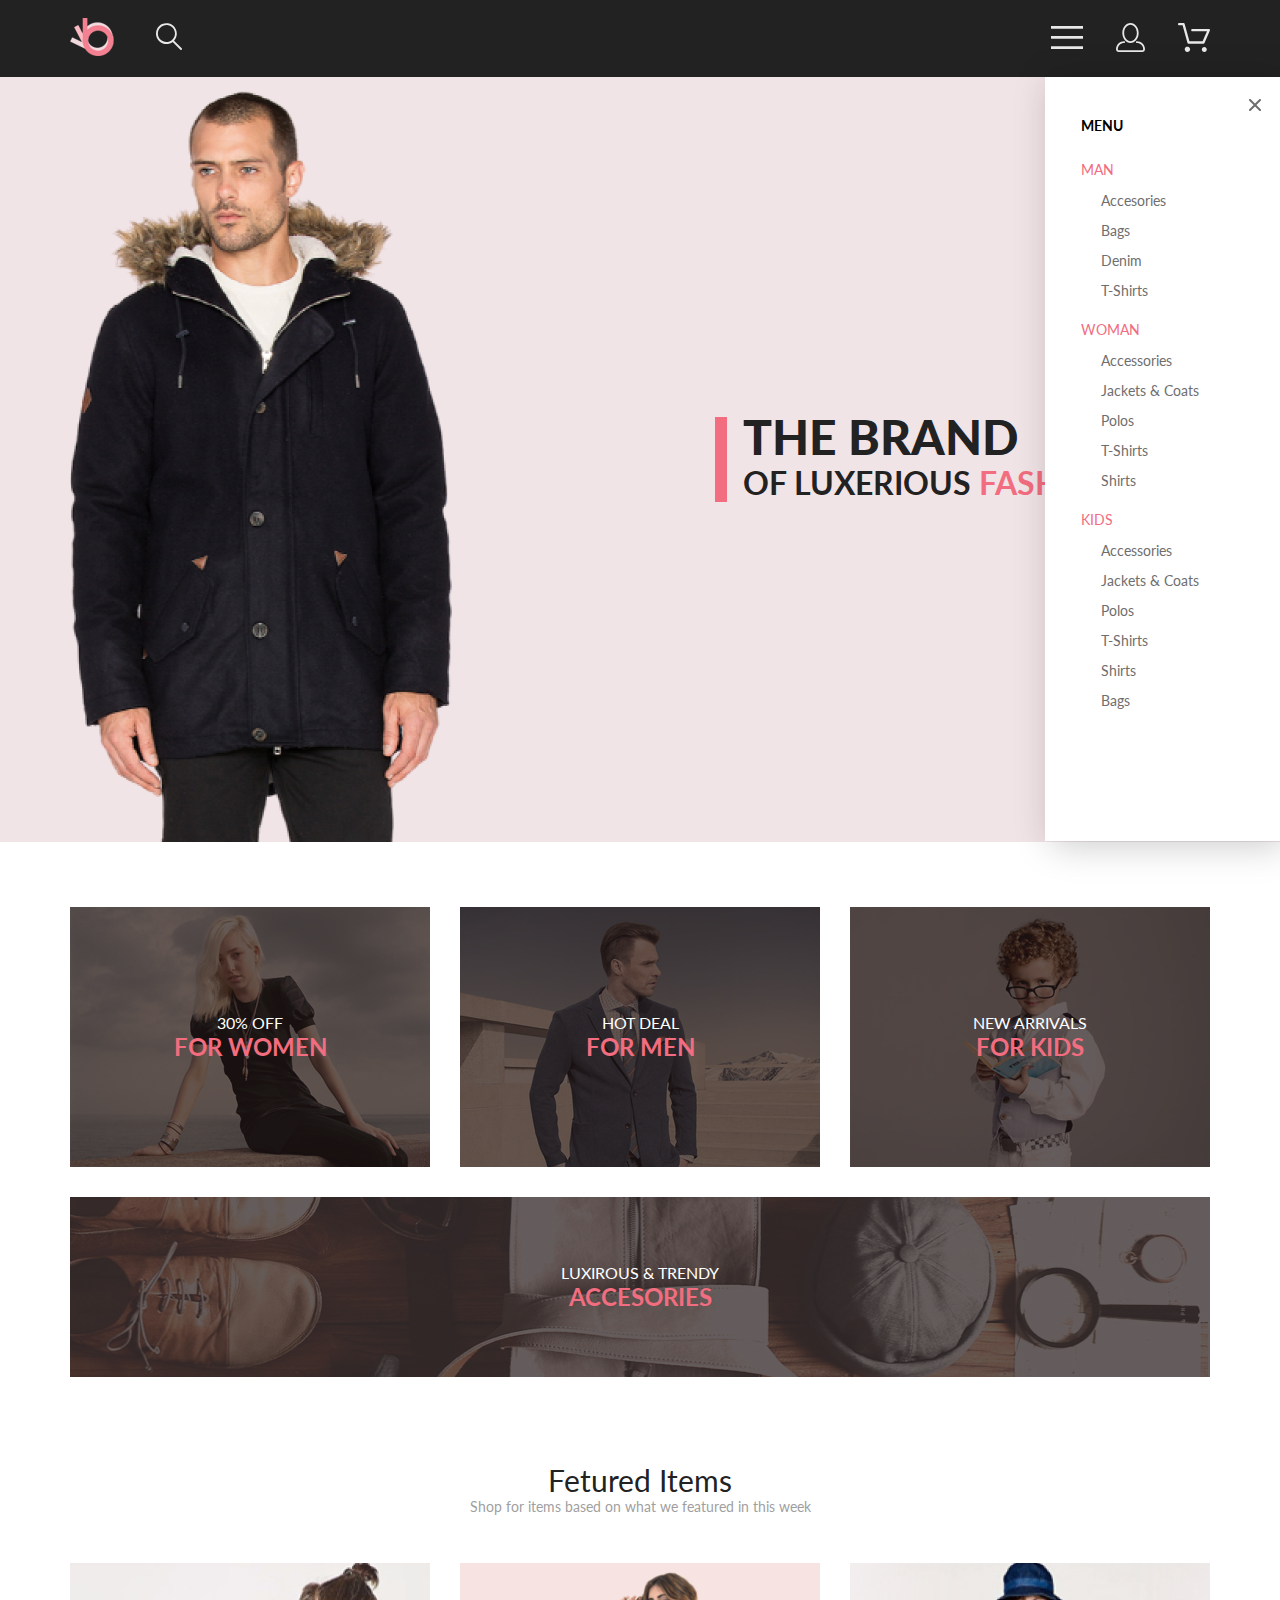
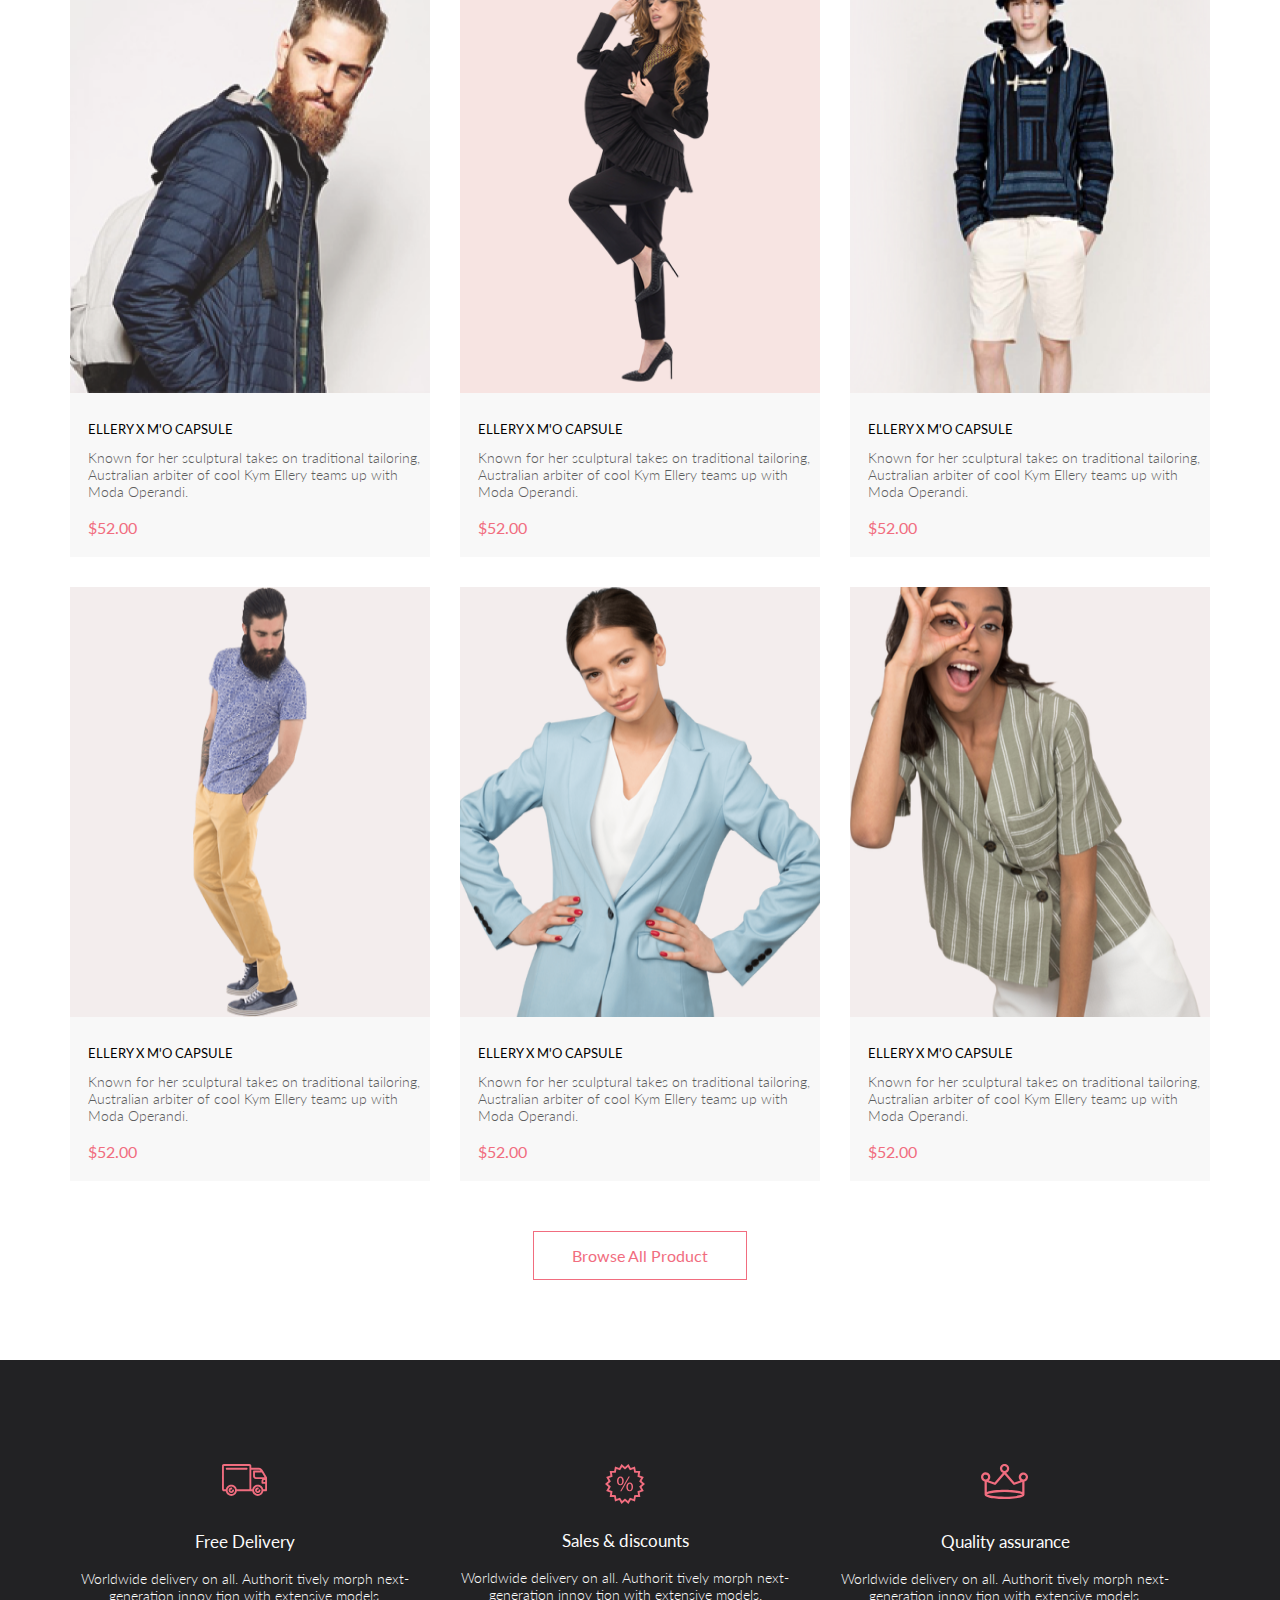
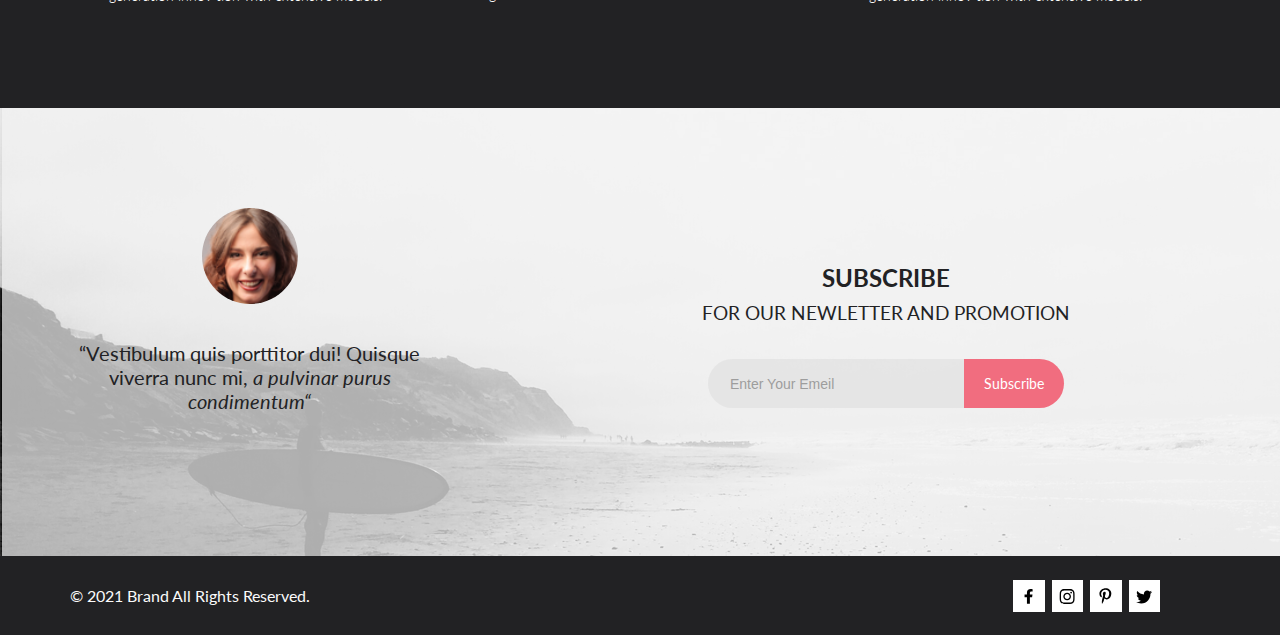
<file: index.html>
<!DOCTYPE html>
<html lang="en">
<head>
    <meta charset="UTF-8">
    <meta http-equiv="X-UA-Compatible" content="IE=edge">
    <meta name="viewport" content="width=device-width, initial-scale=1.0">
    <title>MAIN</title>
    <link rel="stylesheet" href="css/style.css">
    <link rel="preconnect" href="https://fonts.googleapis.com">
    <link rel="preconnect" href="https://fonts.gstatic.com" crossorigin>
    <link href="https://fonts.googleapis.com/css2?family=Lato:ital,wght@0,300;0,400;0,700;0,900;1,400&display=swap" rel="stylesheet">
</head>
<body>
 <!--HEADER-->
 <header class="header">
     <div class="container header_container">
         <div class="header_left">
            <a href="index.html" class="logo_link">
                <img src="img/logo1.svg" alt="logo">
            </a>
            <button class="search_button">
                <svg class="header_logo" width="27" height="28" viewBox="0 0 27 28" fill="none" xmlns="http://www.w3.org/2000/svg">
                    <path d="M19.0596 17.6259C20.6713 15.8658 21.6282 13.6048 21.7698 11.2225C21.9113 8.84018 21.2288 6.48173 19.8369 4.54318C18.445 2.60463 16.4285 1.20404 14.126 0.576619C11.8234 -0.0508009 9.3751 0.13316 7.19217 1.09761C5.00923 2.06205 3.22463 3.74825 2.13804 5.87302C1.05145 7.9978 0.729054 10.4318 1.225 12.7661C1.72094 15.1005 3.00501 17.1932 4.86158 18.6927C6.71814 20.1922 9.03413 21.0072 11.4206 21.0009C13.673 21.004 15.8645 20.27 17.6606 18.9109L25.4086 26.7179C25.4941 26.807 25.5965 26.8781 25.7099 26.927C25.8232 26.9759 25.9452 27.0017 26.0686 27.0029C26.1923 27.0033 26.3148 26.9782 26.4283 26.9292C26.5419 26.8801 26.6441 26.8082 26.7286 26.7179C26.9025 26.537 26.9997 26.2958 26.9997 26.0449C26.9997 25.794 26.9025 25.5528 26.7286 25.3719L19.0596 17.6259ZM2.88662 10.5009C2.89946 8.81563 3.41094 7.17187 4.35659 5.77685C5.30224 4.38183 6.63972 3.29801 8.20044 2.662C9.76115 2.02599 11.4752 1.86627 13.1266 2.20298C14.7779 2.53969 16.2926 3.35775 17.4797 4.55404C18.6668 5.75033 19.4732 7.27129 19.7972 8.92519C20.1212 10.5791 19.9483 12.2919 19.3002 13.8476C18.6522 15.4034 17.5581 16.7325 16.1559 17.6674C14.7536 18.6023 13.1059 19.1011 11.4206 19.1009C9.14916 19.0901 6.97482 18.1784 5.37484 16.566C3.77486 14.9537 2.87998 12.7724 2.88662 10.5009Z"/>
                    </svg>
            </button>
         </div>
         <div class="header_right">
            <button class="main_menu_button">
                <svg class="header_logo" width="32" height="23" viewBox="0 0 32 23" fill="none" xmlns="http://www.w3.org/2000/svg">
                    <path d="M0 23V20.31H32V23H0ZM0 12.76V10.07H32V12.76H0ZM0 2.69V0H32V2.69H0Z"/>
                    </svg> </button>
            <nav class="main_menu main_menu_open"> <!--main_menu_close-->
                <div class="main_menu_box">
                    <button class="main_menu_close_btn"><svg class="cross_menu" width="13" height="13" viewBox="0 0 13 13" fill="none" xmlns="http://www.w3.org/2000/svg">
                        <path d="M7.4158 6.00409L11.7158 1.71409C11.9041 1.52579 12.0099 1.27039 12.0099 1.00409C12.0099 0.73779 11.9041 0.482395 11.7158 0.294092C11.5275 0.105788 11.2721 0 11.0058 0C10.7395 0 10.4841 0.105788 10.2958 0.294092L6.0058 4.59409L1.7158 0.294092C1.52749 0.105788 1.2721 -1.9841e-09 1.0058 0C0.739497 1.9841e-09 0.484102 0.105788 0.295798 0.294092C0.107495 0.482395 0.0017066 0.73779 0.0017066 1.00409C0.0017066 1.27039 0.107495 1.52579 0.295798 1.71409L4.5958 6.00409L0.295798 10.2941C0.20207 10.3871 0.127676 10.4977 0.0769072 10.6195C0.0261385 10.7414 0 10.8721 0 11.0041C0 11.1361 0.0261385 11.2668 0.0769072 11.3887C0.127676 11.5105 0.20207 11.6211 0.295798 11.7141C0.388761 11.8078 0.499362 11.8822 0.621222 11.933C0.743081 11.9838 0.873786 12.0099 1.0058 12.0099C1.13781 12.0099 1.26852 11.9838 1.39038 11.933C1.51223 11.8822 1.62284 11.8078 1.7158 11.7141L6.0058 7.41409L10.2958 11.7141C10.3888 11.8078 10.4994 11.8822 10.6212 11.933C10.7431 11.9838 10.8738 12.0099 11.0058 12.0099C11.1378 12.0099 11.2685 11.9838 11.3904 11.933C11.5122 11.8822 11.6228 11.8078 11.7158 11.7141C11.8095 11.6211 11.8839 11.5105 11.9347 11.3887C11.9855 11.2668 12.0116 11.1361 12.0116 11.0041C12.0116 10.8721 11.9855 10.7414 11.9347 10.6195C11.8839 10.4977 11.8095 10.3871 11.7158 10.2941L7.4158 6.00409Z" fill="#6F6E6E"/>
                    </svg></button>
                    <p class="main_menu_tittle">MENU</p>
                    <ul class="main_menu_list">
                        <li class="main_menu_item">
                            <a href="catalog.html" class="main_menu_link">MAN</a> 
                            <ul class="main_submenu">
                                <li class="main_submenu_item">
                                    <a href="product.html" class="main_submenu_link">Accesories</a> </li>
                                <li class="main_submenu_item">
                                    <a href="product.html" class="main_submenu_link">Bags</a> </li>
                                <li class="main_submenu_item">
                                    <a href="product.html" class="main_submenu_link">Denim</a> </li>
                                <li class="main_submenu_item">
                                    <a href="product.html" class="main_submenu_link">T-Shirts</a> </li>
                            </ul>
                        </li>
                        <li class="main_menu_item">
                            <a href="catalog.html" class="main_menu_link">WOMAN</a> 
                            <ul class="main_submenu">
                                <li class="main_submenu_item">
                                    <a href="product.html" class="main_submenu_link">Accessories</a> </li>
                                <li class="main_submenu_item">
                                    <a href="product.html" class="main_submenu_link">Jackets & Coats</a> </li>
                                <li class="main_submenu_item">
                                    <a href="product.html" class="main_submenu_link">Polos</a> </li>
                                <li class="main_submenu_item">
                                    <a href="product.html" class="main_submenu_link">T-Shirts</a> </li>
                                <li class="main_submenu_item">
                                    <a href="product.html" class="main_submenu_link">Shirts</a> </li>
                            </ul>
                        </li>
                        <li class="main_menu_item">
                            <a href="catalog.html" class="main_menu_link">KIDS</a> 
                            <ul class="main_submenu">
                                <li class="main_submenu_item">
                                    <a href="product.html" class="main_submenu_link">Accessories</a> </li>
                                <li class="main_submenu_item">
                                    <a href="product.html" class="main_submenu_link">Jackets & Coats</a> </li>
                                <li class="main_submenu_item">
                                    <a href="product.html" class="main_submenu_link">Polos</a> </li>
                                <li class="main_submenu_item">
                                    <a href="product.html" class="main_submenu_link">T-Shirts</a> </li>
                                <li class="main_submenu_item">
                                    <a href="product.html" class="main_submenu_link">Shirts</a> </li>
                                <li class="main_submenu_item">
                                    <a href="product.html" class="main_submenu_link">Bags</a> </li>
                            </ul>
                        </li>
                    </ul>
                </div>
            </nav> <nav></nav>
            <a href="registration.html" class="registry_link invisible_min">
                <svg class="header_logo" width="29" height="29" viewBox="0 0 29 29" fill="none" xmlns="http://www.w3.org/2000/svg">
                    <path d="M14.5 19.937C19 19.937 22.656 15.464 22.656 9.968C22.656 4.472 19 0 14.5 0C13.3631 0.0217413 12.2463 0.303398 11.2351 0.823397C10.2239 1.34339 9.34507 2.08794 8.66602 3C7.12663 4.99573 6.30819 7.45381 6.34399 9.974C6.34399 15.465 10 19.937 14.5 19.937ZM14.5 1.813C18 1.813 20.844 5.472 20.844 9.969C20.844 14.466 17.998 18.125 14.5 18.125C11.002 18.125 8.15603 14.465 8.15503 9.969C8.15403 5.473 11 1.813 14.5 1.813ZM20.844 18.125C20.6036 18.125 20.373 18.2205 20.203 18.3905C20.033 18.5605 19.9375 18.7911 19.9375 19.0315C19.9375 19.2719 20.033 19.5025 20.203 19.6725C20.373 19.8425 20.6036 19.938 20.844 19.938C22.526 19.9399 24.1386 20.6088 25.3279 21.7982C26.5172 22.9875 27.1861 24.6 27.188 26.282C27.1875 26.5221 27.0918 26.7523 26.922 26.9221C26.7522 27.0918 26.5221 27.1875 26.282 27.188H2.71997C2.47985 27.1875 2.24975 27.0918 2.07996 26.9221C1.91016 26.7523 1.81449 26.5221 1.81396 26.282C1.81608 24.6001 2.48517 22.9877 3.67444 21.7985C4.86371 20.6092 6.47608 19.9401 8.15796 19.938C8.39824 19.938 8.62868 19.8425 8.79858 19.6726C8.96849 19.5027 9.06396 19.2723 9.06396 19.032C9.06396 18.7917 8.96849 18.5613 8.79858 18.3914C8.62868 18.2215 8.39824 18.126 8.15796 18.126C5.99541 18.1279 3.92201 18.9875 2.39258 20.5164C0.863144 22.0453 0.00264777 24.1185 0 26.281C0.000794067 27.0019 0.287502 27.693 0.797241 28.2027C1.30698 28.7125 1.99811 28.9992 2.71899 29H26.282C27.0027 28.9989 27.6936 28.7121 28.2031 28.2024C28.7126 27.6927 28.9992 27.0017 29 26.281C28.9974 24.1187 28.1372 22.0457 26.6083 20.5168C25.0793 18.9878 23.0063 18.1276 20.844 18.125Z"/>
                    </svg>
            </a>
            <a href="cart.html" class="cart_link invisible_min">
                <svg class="header_logo" width="32" height="29" viewBox="0 0 32 29" fill="none" xmlns="http://www.w3.org/2000/svg">
                    <path d="M26.2009 29C25.5532 28.9738 24.9415 28.6948 24.4972 28.2227C24.0529 27.7506 23.8114 27.1232 23.8245 26.475C23.8376 25.8269 24.1043 25.2097 24.5673 24.7559C25.0303 24.3022 25.6527 24.048 26.301 24.048C26.9493 24.048 27.5717 24.3022 28.0347 24.7559C28.4977 25.2097 28.7644 25.8269 28.7775 26.475C28.7906 27.1232 28.549 27.7506 28.1047 28.2227C27.6604 28.6948 27.0488 28.9738 26.401 29H26.2009ZM6.75293 26.32C6.75293 25.79 6.91011 25.2718 7.20459 24.8311C7.49907 24.3904 7.91764 24.0469 8.40735 23.844C8.89705 23.6412 9.43594 23.5881 9.95581 23.6915C10.4757 23.7949 10.9532 24.0502 11.328 24.425C11.7028 24.7998 11.9581 25.2773 12.0615 25.7972C12.1649 26.317 12.1118 26.8559 11.9089 27.3456C11.7061 27.8353 11.3626 28.2539 10.9219 28.5483C10.4812 28.8428 9.96304 29 9.43298 29C9.08087 29.0003 8.73212 28.9311 8.40674 28.7966C8.08136 28.662 7.78569 28.4646 7.53662 28.2158C7.28755 27.9669 7.09001 27.6713 6.9552 27.3461C6.82039 27.0208 6.75098 26.6721 6.75098 26.32H6.75293ZM10.553 20.686C10.2935 20.6868 10.0409 20.6024 9.83411 20.4457C9.62727 20.2891 9.47758 20.0689 9.40796 19.819L4.57495 2.36401H1.18201C0.868521 2.36401 0.567859 2.23947 0.346191 2.01781C0.124523 1.79614 0 1.49549 0 1.18201C0 0.868519 0.124523 0.567873 0.346191 0.346205C0.567859 0.124537 0.868521 5.81268e-06 1.18201 5.81268e-06H5.46301C5.7225 -0.00080736 5.97504 0.0837201 6.18176 0.240568C6.38848 0.397416 6.53784 0.617884 6.60693 0.868006L11.4399 18.323H24.6179L29.001 8.27501H14.401C14.2428 8.27961 14.0854 8.25242 13.9379 8.19507C13.7904 8.13771 13.6559 8.05134 13.5424 7.94108C13.4288 7.83082 13.3386 7.69891 13.277 7.55315C13.2154 7.40739 13.1836 7.25075 13.1836 7.0925C13.1836 6.93426 13.2154 6.77762 13.277 6.63186C13.3386 6.4861 13.4288 6.35419 13.5424 6.24393C13.6559 6.13367 13.7904 6.0473 13.9379 5.98994C14.0854 5.93259 14.2428 5.90541 14.401 5.91001H30.814C31.0097 5.90996 31.2022 5.95866 31.3744 6.05172C31.5465 6.14478 31.6928 6.27926 31.7999 6.44301C31.9078 6.60729 31.9734 6.79569 31.9908 6.99145C32.0083 7.18721 31.9771 7.38424 31.9 7.565L26.495 19.977C26.4026 20.1876 26.251 20.3668 26.0585 20.4927C25.866 20.6186 25.641 20.6858 25.411 20.686H10.553Z"/>
                    </svg>
            </a>
            
         </div>
     </div>
 </header>   
 <!--INTRO-->
 <section class="intro">
     <div class="container intro_container">
            <h1 class="intro_title">THE BRAND <br>
            <span class="intro_title_small">OF LUXERIOUS <span class="title_pink">FASHION</span> </span> </h1>
     </div>
 </section>
<section class="categories">
    <div class="container categories_container">
        <div class="cat_item cat_item_women">
            <div class="shall">
            <p class="cat_sale">30% OFF</p>
            <p class="cat_name">FOR WOMEN</p>
        </div></div>
        <div class="cat_item cat_item_men">
            <div class="shall">
            <p class="cat_sale">HOT DEAL</p>
            <p class="cat_name">FOR MEN</p>    
        </div></div>
        <div class="cat_item cat_item_kids">
            <div class="shall">
            <p class="cat_sale">NEW ARRIVALS</p>
            <p class="cat_name">FOR KIDS</p>   
        </div></div>
        <div class="cat_item cat_item_acc">
            <div class="shall">
            <p class="cat_sale">LUXIROUS & TRENDY</p>
            <p class="cat_name">ACCESORIES</p>
        </div></div>
    </div>
</section>
<!--FETURED ITEMS-->
<section class="fetured_items">
    <div class="container fetured_items_container">
        <h2 class="fet_it_head">Fetured Items</h2>
        <p class="fet_text">Shop for items based on what we featured in this week</p>
    
    <ul class="card_items">
        <li class="card_box">
            <img class="card_pic" src="img/fet1.png" alt="item">
            <div class="overlay">
                <div class="btn">
                    <button class="btn_overlay">
                        <svg width="27" height="25" viewBox="0 0 27 25" fill="none" xmlns="http://www.w3.org/2000/svg">
                            <path d="M21.876 22.2662C21.921 22.2549 21.9423 22.2339 21.96 22.2129C21.9678 22.2037 21.9756 22.1946 21.9835 22.1855C22.02 22.1438 22.0233 22.0553 22.0224 22.0105C22.0092 21.9044 21.9185 21.8315 21.8412 21.8315C21.8375 21.8315 21.8336 21.8317 21.8312 21.8318C21.7531 21.8372 21.6653 21.9409 21.6719 22.0625C21.6813 22.1793 21.7675 22.2662 21.8392 22.2662H21.876ZM8.21954 22.2599C8.31873 22.2599 8.39935 22.1655 8.39935 22.0496C8.39935 21.9341 8.31873 21.8401 8.21954 21.8401C8.12042 21.8401 8.03973 21.9341 8.03973 22.0496C8.03973 22.1655 8.12042 22.2599 8.21954 22.2599ZM21.9995 24.2662C21.9517 24.2662 21.8878 24.2662 21.8392 24.2662C20.7017 24.2662 19.7567 23.3545 19.6765 22.198C19.5964 20.9929 20.4937 19.9183 21.6953 19.8364C21.7441 19.8331 21.7928 19.8315 21.8412 19.8315C22.9799 19.8315 23.9413 20.7324 24.019 21.8884C24.0505 22.4915 23.8741 23.0612 23.4898 23.5012C23.1055 23.9575 22.5764 24.2177 21.9995 24.2662ZM8.21954 24.2599C7.01532 24.2599 6.03973 23.2709 6.03973 22.0496C6.03973 20.8291 7.01532 19.8401 8.21954 19.8401C9.42371 19.8401 10.3994 20.8291 10.3994 22.0496C10.3994 23.2709 9.42371 24.2599 8.21954 24.2599ZM21.1984 17.3938H9.13306C8.70013 17.3938 8.31586 17.1005 8.20331 16.6775L4.27753 2.24768H1.52173C0.993408 2.24768 0.560547 1.80859 0.560547 1.27039C0.560547 0.733032 0.993408 0.292969 1.52173 0.292969H4.99933C5.43134 0.292969 5.81561 0.586304 5.9281 1.01025L9.85394 15.4391H20.5576L24.1144 7.13379H12.2578C11.7286 7.13379 11.2957 6.69373 11.2957 6.15649C11.2957 5.61914 11.7286 5.17908 12.2578 5.17908H25.5886C25.9091 5.17908 26.2141 5.34192 26.3896 5.61914C26.566 5.89539 26.5984 6.23743 26.4697 6.547L22.0795 16.807C21.9193 17.1653 21.5827 17.3938 21.1984 17.3938Z" fill="white"/>
                            </svg>
                        <span class="text_overlay">Add to cart</span>
                    </button>
                </div>
            </div>
            <h3 class="card_heading">ELLERY X M'O CAPSULE</h3>
            <p class="card_text">Known for her sculptural takes on traditional tailoring, Australian arbiter of cool Kym Ellery teams up with Moda Operandi.</p>
            <p class="card_price">$52.00</p>
        </li>
        <li class="card_box">
            <img class="card_pic" src="img/fet2.png" alt="item">
            <div class="overlay">
                <div class="btn">
                    <button class="btn_overlay">
                        <svg width="27" height="25" viewBox="0 0 27 25" fill="none" xmlns="http://www.w3.org/2000/svg">
                            <path d="M21.876 22.2662C21.921 22.2549 21.9423 22.2339 21.96 22.2129C21.9678 22.2037 21.9756 22.1946 21.9835 22.1855C22.02 22.1438 22.0233 22.0553 22.0224 22.0105C22.0092 21.9044 21.9185 21.8315 21.8412 21.8315C21.8375 21.8315 21.8336 21.8317 21.8312 21.8318C21.7531 21.8372 21.6653 21.9409 21.6719 22.0625C21.6813 22.1793 21.7675 22.2662 21.8392 22.2662H21.876ZM8.21954 22.2599C8.31873 22.2599 8.39935 22.1655 8.39935 22.0496C8.39935 21.9341 8.31873 21.8401 8.21954 21.8401C8.12042 21.8401 8.03973 21.9341 8.03973 22.0496C8.03973 22.1655 8.12042 22.2599 8.21954 22.2599ZM21.9995 24.2662C21.9517 24.2662 21.8878 24.2662 21.8392 24.2662C20.7017 24.2662 19.7567 23.3545 19.6765 22.198C19.5964 20.9929 20.4937 19.9183 21.6953 19.8364C21.7441 19.8331 21.7928 19.8315 21.8412 19.8315C22.9799 19.8315 23.9413 20.7324 24.019 21.8884C24.0505 22.4915 23.8741 23.0612 23.4898 23.5012C23.1055 23.9575 22.5764 24.2177 21.9995 24.2662ZM8.21954 24.2599C7.01532 24.2599 6.03973 23.2709 6.03973 22.0496C6.03973 20.8291 7.01532 19.8401 8.21954 19.8401C9.42371 19.8401 10.3994 20.8291 10.3994 22.0496C10.3994 23.2709 9.42371 24.2599 8.21954 24.2599ZM21.1984 17.3938H9.13306C8.70013 17.3938 8.31586 17.1005 8.20331 16.6775L4.27753 2.24768H1.52173C0.993408 2.24768 0.560547 1.80859 0.560547 1.27039C0.560547 0.733032 0.993408 0.292969 1.52173 0.292969H4.99933C5.43134 0.292969 5.81561 0.586304 5.9281 1.01025L9.85394 15.4391H20.5576L24.1144 7.13379H12.2578C11.7286 7.13379 11.2957 6.69373 11.2957 6.15649C11.2957 5.61914 11.7286 5.17908 12.2578 5.17908H25.5886C25.9091 5.17908 26.2141 5.34192 26.3896 5.61914C26.566 5.89539 26.5984 6.23743 26.4697 6.547L22.0795 16.807C21.9193 17.1653 21.5827 17.3938 21.1984 17.3938Z" fill="white"/>
                            </svg>
                        <span class="text_overlay">Add to cart</span>
                    </button>
                </div>
            </div>
            <h3 class="card_heading">ELLERY X M'O CAPSULE</h3>
            <p class="card_text">Known for her sculptural takes on traditional tailoring, Australian arbiter of cool Kym Ellery teams up with Moda Operandi.</p>
            <p class="card_price">$52.00</p>
        </li>
        <li class="card_box">
            <img class="card_pic" src="img/fet3.png" alt="item">
            <div class="overlay">
                <div class="btn">
                    <button class="btn_overlay">
                        <svg width="27" height="25" viewBox="0 0 27 25" fill="none" xmlns="http://www.w3.org/2000/svg">
                            <path d="M21.876 22.2662C21.921 22.2549 21.9423 22.2339 21.96 22.2129C21.9678 22.2037 21.9756 22.1946 21.9835 22.1855C22.02 22.1438 22.0233 22.0553 22.0224 22.0105C22.0092 21.9044 21.9185 21.8315 21.8412 21.8315C21.8375 21.8315 21.8336 21.8317 21.8312 21.8318C21.7531 21.8372 21.6653 21.9409 21.6719 22.0625C21.6813 22.1793 21.7675 22.2662 21.8392 22.2662H21.876ZM8.21954 22.2599C8.31873 22.2599 8.39935 22.1655 8.39935 22.0496C8.39935 21.9341 8.31873 21.8401 8.21954 21.8401C8.12042 21.8401 8.03973 21.9341 8.03973 22.0496C8.03973 22.1655 8.12042 22.2599 8.21954 22.2599ZM21.9995 24.2662C21.9517 24.2662 21.8878 24.2662 21.8392 24.2662C20.7017 24.2662 19.7567 23.3545 19.6765 22.198C19.5964 20.9929 20.4937 19.9183 21.6953 19.8364C21.7441 19.8331 21.7928 19.8315 21.8412 19.8315C22.9799 19.8315 23.9413 20.7324 24.019 21.8884C24.0505 22.4915 23.8741 23.0612 23.4898 23.5012C23.1055 23.9575 22.5764 24.2177 21.9995 24.2662ZM8.21954 24.2599C7.01532 24.2599 6.03973 23.2709 6.03973 22.0496C6.03973 20.8291 7.01532 19.8401 8.21954 19.8401C9.42371 19.8401 10.3994 20.8291 10.3994 22.0496C10.3994 23.2709 9.42371 24.2599 8.21954 24.2599ZM21.1984 17.3938H9.13306C8.70013 17.3938 8.31586 17.1005 8.20331 16.6775L4.27753 2.24768H1.52173C0.993408 2.24768 0.560547 1.80859 0.560547 1.27039C0.560547 0.733032 0.993408 0.292969 1.52173 0.292969H4.99933C5.43134 0.292969 5.81561 0.586304 5.9281 1.01025L9.85394 15.4391H20.5576L24.1144 7.13379H12.2578C11.7286 7.13379 11.2957 6.69373 11.2957 6.15649C11.2957 5.61914 11.7286 5.17908 12.2578 5.17908H25.5886C25.9091 5.17908 26.2141 5.34192 26.3896 5.61914C26.566 5.89539 26.5984 6.23743 26.4697 6.547L22.0795 16.807C21.9193 17.1653 21.5827 17.3938 21.1984 17.3938Z" fill="white"/>
                            </svg>
                        <span class="text_overlay">Add to cart</span>
                    </button>
                </div>
            </div>
            <h3 class="card_heading">ELLERY X M'O CAPSULE</h3>
            <p class="card_text">Known for her sculptural takes on traditional tailoring, Australian arbiter of cool Kym Ellery teams up with Moda Operandi.</p>
            <p class="card_price">$52.00</p>
        </li>
        <li class="card_box">
            <img class="card_pic" src="img/fet4.png" alt="item">
            <div class="overlay">
                <div class="btn">
                    <button class="btn_overlay">
                        <svg width="27" height="25" viewBox="0 0 27 25" fill="none" xmlns="http://www.w3.org/2000/svg">
                            <path d="M21.876 22.2662C21.921 22.2549 21.9423 22.2339 21.96 22.2129C21.9678 22.2037 21.9756 22.1946 21.9835 22.1855C22.02 22.1438 22.0233 22.0553 22.0224 22.0105C22.0092 21.9044 21.9185 21.8315 21.8412 21.8315C21.8375 21.8315 21.8336 21.8317 21.8312 21.8318C21.7531 21.8372 21.6653 21.9409 21.6719 22.0625C21.6813 22.1793 21.7675 22.2662 21.8392 22.2662H21.876ZM8.21954 22.2599C8.31873 22.2599 8.39935 22.1655 8.39935 22.0496C8.39935 21.9341 8.31873 21.8401 8.21954 21.8401C8.12042 21.8401 8.03973 21.9341 8.03973 22.0496C8.03973 22.1655 8.12042 22.2599 8.21954 22.2599ZM21.9995 24.2662C21.9517 24.2662 21.8878 24.2662 21.8392 24.2662C20.7017 24.2662 19.7567 23.3545 19.6765 22.198C19.5964 20.9929 20.4937 19.9183 21.6953 19.8364C21.7441 19.8331 21.7928 19.8315 21.8412 19.8315C22.9799 19.8315 23.9413 20.7324 24.019 21.8884C24.0505 22.4915 23.8741 23.0612 23.4898 23.5012C23.1055 23.9575 22.5764 24.2177 21.9995 24.2662ZM8.21954 24.2599C7.01532 24.2599 6.03973 23.2709 6.03973 22.0496C6.03973 20.8291 7.01532 19.8401 8.21954 19.8401C9.42371 19.8401 10.3994 20.8291 10.3994 22.0496C10.3994 23.2709 9.42371 24.2599 8.21954 24.2599ZM21.1984 17.3938H9.13306C8.70013 17.3938 8.31586 17.1005 8.20331 16.6775L4.27753 2.24768H1.52173C0.993408 2.24768 0.560547 1.80859 0.560547 1.27039C0.560547 0.733032 0.993408 0.292969 1.52173 0.292969H4.99933C5.43134 0.292969 5.81561 0.586304 5.9281 1.01025L9.85394 15.4391H20.5576L24.1144 7.13379H12.2578C11.7286 7.13379 11.2957 6.69373 11.2957 6.15649C11.2957 5.61914 11.7286 5.17908 12.2578 5.17908H25.5886C25.9091 5.17908 26.2141 5.34192 26.3896 5.61914C26.566 5.89539 26.5984 6.23743 26.4697 6.547L22.0795 16.807C21.9193 17.1653 21.5827 17.3938 21.1984 17.3938Z" fill="white"/>
                            </svg>
                        <span class="text_overlay">Add to cart</span>
                    </button>
                </div>
            </div>
            <h3 class="card_heading">ELLERY X M'O CAPSULE</h3>
            <p class="card_text">Known for her sculptural takes on traditional tailoring, Australian arbiter of cool Kym Ellery teams up with Moda Operandi.</p>
            <p class="card_price">$52.00</p>
        </li>
        <li class="card_box">
            <img class="card_pic" src="img/fet5.png" alt="item">
            <div class="overlay">
                <div class="btn">
                    <button class="btn_overlay">
                        <svg width="27" height="25" viewBox="0 0 27 25" fill="none" xmlns="http://www.w3.org/2000/svg">
                            <path d="M21.876 22.2662C21.921 22.2549 21.9423 22.2339 21.96 22.2129C21.9678 22.2037 21.9756 22.1946 21.9835 22.1855C22.02 22.1438 22.0233 22.0553 22.0224 22.0105C22.0092 21.9044 21.9185 21.8315 21.8412 21.8315C21.8375 21.8315 21.8336 21.8317 21.8312 21.8318C21.7531 21.8372 21.6653 21.9409 21.6719 22.0625C21.6813 22.1793 21.7675 22.2662 21.8392 22.2662H21.876ZM8.21954 22.2599C8.31873 22.2599 8.39935 22.1655 8.39935 22.0496C8.39935 21.9341 8.31873 21.8401 8.21954 21.8401C8.12042 21.8401 8.03973 21.9341 8.03973 22.0496C8.03973 22.1655 8.12042 22.2599 8.21954 22.2599ZM21.9995 24.2662C21.9517 24.2662 21.8878 24.2662 21.8392 24.2662C20.7017 24.2662 19.7567 23.3545 19.6765 22.198C19.5964 20.9929 20.4937 19.9183 21.6953 19.8364C21.7441 19.8331 21.7928 19.8315 21.8412 19.8315C22.9799 19.8315 23.9413 20.7324 24.019 21.8884C24.0505 22.4915 23.8741 23.0612 23.4898 23.5012C23.1055 23.9575 22.5764 24.2177 21.9995 24.2662ZM8.21954 24.2599C7.01532 24.2599 6.03973 23.2709 6.03973 22.0496C6.03973 20.8291 7.01532 19.8401 8.21954 19.8401C9.42371 19.8401 10.3994 20.8291 10.3994 22.0496C10.3994 23.2709 9.42371 24.2599 8.21954 24.2599ZM21.1984 17.3938H9.13306C8.70013 17.3938 8.31586 17.1005 8.20331 16.6775L4.27753 2.24768H1.52173C0.993408 2.24768 0.560547 1.80859 0.560547 1.27039C0.560547 0.733032 0.993408 0.292969 1.52173 0.292969H4.99933C5.43134 0.292969 5.81561 0.586304 5.9281 1.01025L9.85394 15.4391H20.5576L24.1144 7.13379H12.2578C11.7286 7.13379 11.2957 6.69373 11.2957 6.15649C11.2957 5.61914 11.7286 5.17908 12.2578 5.17908H25.5886C25.9091 5.17908 26.2141 5.34192 26.3896 5.61914C26.566 5.89539 26.5984 6.23743 26.4697 6.547L22.0795 16.807C21.9193 17.1653 21.5827 17.3938 21.1984 17.3938Z" fill="white"/>
                            </svg>
                        <span class="text_overlay">Add to cart</span>
                    </button>
                </div>
            </div>
            <h3 class="card_heading">ELLERY X M'O CAPSULE</h3>
            <p class="card_text">Known for her sculptural takes on traditional tailoring, Australian arbiter of cool Kym Ellery teams up with Moda Operandi.</p>
            <p class="card_price">$52.00</p>
        </li>
        <li class="card_box">
            <img class="card_pic" src="img/fet6.png" alt="item">
            <div class="overlay">
                <div class="btn">
                    <button class="btn_overlay">
                        <svg width="27" height="25" viewBox="0 0 27 25" fill="none" xmlns="http://www.w3.org/2000/svg">
                            <path d="M21.876 22.2662C21.921 22.2549 21.9423 22.2339 21.96 22.2129C21.9678 22.2037 21.9756 22.1946 21.9835 22.1855C22.02 22.1438 22.0233 22.0553 22.0224 22.0105C22.0092 21.9044 21.9185 21.8315 21.8412 21.8315C21.8375 21.8315 21.8336 21.8317 21.8312 21.8318C21.7531 21.8372 21.6653 21.9409 21.6719 22.0625C21.6813 22.1793 21.7675 22.2662 21.8392 22.2662H21.876ZM8.21954 22.2599C8.31873 22.2599 8.39935 22.1655 8.39935 22.0496C8.39935 21.9341 8.31873 21.8401 8.21954 21.8401C8.12042 21.8401 8.03973 21.9341 8.03973 22.0496C8.03973 22.1655 8.12042 22.2599 8.21954 22.2599ZM21.9995 24.2662C21.9517 24.2662 21.8878 24.2662 21.8392 24.2662C20.7017 24.2662 19.7567 23.3545 19.6765 22.198C19.5964 20.9929 20.4937 19.9183 21.6953 19.8364C21.7441 19.8331 21.7928 19.8315 21.8412 19.8315C22.9799 19.8315 23.9413 20.7324 24.019 21.8884C24.0505 22.4915 23.8741 23.0612 23.4898 23.5012C23.1055 23.9575 22.5764 24.2177 21.9995 24.2662ZM8.21954 24.2599C7.01532 24.2599 6.03973 23.2709 6.03973 22.0496C6.03973 20.8291 7.01532 19.8401 8.21954 19.8401C9.42371 19.8401 10.3994 20.8291 10.3994 22.0496C10.3994 23.2709 9.42371 24.2599 8.21954 24.2599ZM21.1984 17.3938H9.13306C8.70013 17.3938 8.31586 17.1005 8.20331 16.6775L4.27753 2.24768H1.52173C0.993408 2.24768 0.560547 1.80859 0.560547 1.27039C0.560547 0.733032 0.993408 0.292969 1.52173 0.292969H4.99933C5.43134 0.292969 5.81561 0.586304 5.9281 1.01025L9.85394 15.4391H20.5576L24.1144 7.13379H12.2578C11.7286 7.13379 11.2957 6.69373 11.2957 6.15649C11.2957 5.61914 11.7286 5.17908 12.2578 5.17908H25.5886C25.9091 5.17908 26.2141 5.34192 26.3896 5.61914C26.566 5.89539 26.5984 6.23743 26.4697 6.547L22.0795 16.807C21.9193 17.1653 21.5827 17.3938 21.1984 17.3938Z" fill="white"/>
                            </svg>
                        <span class="text_overlay">Add to cart</span>
                    </button>
                </div>
            </div>
            <h3 class="card_heading">ELLERY X M'O CAPSULE</h3>
            <p class="card_text">Known for her sculptural takes on traditional tailoring, Australian arbiter of cool Kym Ellery teams up with Moda Operandi.</p>
            <p class="card_price">$52.00</p>
        </li>
    </ul>
    <a href="catalog.html" class="btn_all_prod">
        Browse All Product</a>
</div>
</section>
<!--ADVANTAGES-->
<section class="advantages">
    <div class="container adv_container">
        <a href="#" class="advcol car">
            <svg width="46" height="32" viewBox="0 0 46 32" fill="none" xmlns="http://www.w3.org/2000/svg">
                <path d="M30.2873 27.2429H14.8103C14.6031 28.5509 13.936 29.742 12.929 30.6021C11.922 31.4621 10.6411 31.9346 9.31682 31.9346C7.99252 31.9346 6.71166 31.4621 5.70464 30.6021C4.69762 29.742 4.03052 28.5509 3.82332 27.2429H1.88631C1.39149 27.2397 0.918139 27.0404 0.570025 26.6887C0.221911 26.337 0.0274507 25.8618 0.0293142 25.3669V1.87695C0.0271852 1.38195 0.221516 0.906335 0.569658 0.554443C0.917801 0.202551 1.39131 0.00317363 1.88631 0H27.4373C27.9322 0.00317353 28.4056 0.202522 28.7536 0.554443C29.1016 0.906364 29.2957 1.38204 29.2933 1.87695V3.78198H36.4143C36.4947 3.78164 36.5747 3.79208 36.6523 3.81299C38.9523 4.01299 40.1093 5.2129 41.3293 7.2749L44.8883 13.3689C44.9732 13.5136 45.018 13.6782 45.0183 13.8459V26.304C45.0194 26.5515 44.9221 26.7892 44.7479 26.9651C44.5737 27.141 44.3369 27.2406 44.0893 27.2419H41.2753C41.0681 28.5499 40.401 29.741 39.394 30.6011C38.387 31.4611 37.1061 31.9336 35.7818 31.9336C34.4575 31.9336 33.1767 31.4611 32.1696 30.6011C31.1626 29.741 30.4955 28.5499 30.2883 27.2419L30.2873 27.2429ZM32.0653 26.304C32.0732 27.0369 32.2977 27.7511 32.7107 28.3567C33.1236 28.9623 33.7065 29.4322 34.3859 29.7073C35.0653 29.9824 35.811 30.0503 36.5289 29.9026C37.2469 29.7548 37.9051 29.398 38.4207 28.877C38.9363 28.3559 39.2862 27.6941 39.4265 26.9746C39.5667 26.2551 39.491 25.5103 39.2088 24.8337C38.9267 24.1572 38.4507 23.5794 37.8408 23.1729C37.2309 22.7663 36.5143 22.5491 35.7813 22.5488C34.791 22.5552 33.8436 22.9543 33.1469 23.6582C32.4503 24.3621 32.0613 25.3136 32.0653 26.304ZM5.60134 26.304C5.60923 27.0369 5.83376 27.7511 6.24669 28.3567C6.65962 28.9623 7.2425 29.4322 7.92192 29.7073C8.60135 29.9824 9.34697 30.0503 10.0649 29.9026C10.7829 29.7548 11.4411 29.398 11.9567 28.877C12.4723 28.3559 12.8222 27.6941 12.9625 26.9746C13.1027 26.2551 13.027 25.5103 12.7448 24.8337C12.4627 24.1572 11.9867 23.5794 11.3768 23.1729C10.7669 22.7663 10.0503 22.5491 9.31731 22.5488C8.32679 22.5549 7.37915 22.9537 6.6823 23.6577C5.98545 24.3617 5.59634 25.3134 5.60033 26.304H5.60134ZM41.2733 25.366H43.1593V19.7478H40.4233C40.3007 19.7473 40.1794 19.7227 40.0664 19.6753C39.9533 19.6279 39.8507 19.5585 39.7644 19.4714C39.6781 19.3843 39.6099 19.281 39.5635 19.1675C39.5172 19.054 39.4937 18.9324 39.4943 18.8098V16.9629C39.494 16.2423 39.7696 15.5488 40.2643 15.0249H33.8853C33.8081 15.0248 33.7312 15.015 33.6563 14.9958C32.9516 14.933 32.2961 14.6081 31.8194 14.0852C31.3428 13.5623 31.0798 12.8794 31.0823 12.1719V7.47192C31.0817 7.34927 31.1052 7.22758 31.1515 7.11401C31.1978 7.00044 31.2661 6.89725 31.3523 6.81006C31.4386 6.72286 31.5412 6.6535 31.6543 6.60596C31.7674 6.55841 31.8887 6.53361 32.0113 6.53296H38.4943C38.15 6.21428 37.7426 5.97123 37.2986 5.81982C36.8545 5.66842 36.3836 5.61187 35.9163 5.65381H29.2933V25.3618H30.2873C30.4945 24.0538 31.1616 22.8627 32.1687 22.0027C33.1757 21.1426 34.4565 20.6702 35.7808 20.6702C37.1051 20.6702 38.386 21.1426 39.393 22.0027C40.4 22.8627 41.0671 24.0538 41.2743 25.3618L41.2733 25.366ZM14.8093 25.366H27.4363V1.87598H1.88631V25.366H3.82332C4.03052 24.058 4.69762 22.8666 5.70464 22.0066C6.71166 21.1465 7.99252 20.6741 9.31682 20.6741C10.6411 20.6741 11.922 21.1465 12.929 22.0066C13.936 22.8666 14.6031 24.058 14.8103 25.366H14.8093ZM41.3513 16.9658V17.875H43.1593V16.0278H42.2803C42.0335 16.0294 41.7973 16.1288 41.6234 16.304C41.4495 16.4792 41.352 16.716 41.3523 16.9629L41.3513 16.9658ZM32.9383 12.1738C32.9372 12.4263 33.0363 12.6691 33.2139 12.8486C33.3914 13.0282 33.6328 13.13 33.8853 13.1318C33.9492 13.1316 34.0129 13.1384 34.0753 13.1519H42.6003L39.8343 8.41602H32.9343L32.9383 12.1738ZM33.0313 26.3059C33.0284 25.5734 33.3162 24.8695 33.8316 24.3489C34.3469 23.8283 35.0478 23.5333 35.7803 23.5288C36.0291 23.5288 36.2677 23.6278 36.4436 23.8037C36.6195 23.9796 36.7183 24.218 36.7183 24.4668C36.7183 24.7156 36.6195 24.9542 36.4436 25.1301C36.2677 25.306 36.0291 25.4048 35.7803 25.4048C35.602 25.4032 35.4272 25.4548 35.2782 25.5527C35.1291 25.6507 35.0125 25.7905 34.9432 25.9548C34.8738 26.1191 34.8548 26.3005 34.8887 26.4756C34.9225 26.6507 35.0076 26.8118 35.1331 26.9385C35.2586 27.0651 35.419 27.1516 35.5938 27.187C35.7686 27.2224 35.9499 27.2051 36.1149 27.1372C36.2798 27.0693 36.4208 26.9538 36.5201 26.8057C36.6193 26.6575 36.6723 26.4833 36.6723 26.3049C36.6723 26.0587 36.7701 25.8226 36.9443 25.6484C37.1184 25.4743 37.3546 25.3765 37.6008 25.3765C37.8471 25.3765 38.0832 25.4743 38.2574 25.6484C38.4315 25.8226 38.5293 26.0587 38.5293 26.3049C38.5293 27.0343 38.2396 27.7338 37.7239 28.2495C37.2081 28.7652 36.5087 29.0549 35.7793 29.0549C35.05 29.0549 34.3505 28.7652 33.8348 28.2495C33.319 27.7338 33.0293 27.0343 33.0293 26.3049L33.0313 26.3059ZM6.56731 26.3059C6.56438 25.5734 6.8522 24.8695 7.36757 24.3489C7.88294 23.8283 8.58378 23.5333 9.31633 23.5288C9.5651 23.5288 9.80369 23.6278 9.9796 23.8037C10.1555 23.9796 10.2543 24.218 10.2543 24.4668C10.2543 24.7156 10.1555 24.9542 9.9796 25.1301C9.80369 25.306 9.5651 25.4048 9.31633 25.4048C9.138 25.4032 8.96319 25.4548 8.81413 25.5527C8.66508 25.6507 8.54849 25.7905 8.47914 25.9548C8.4098 26.1191 8.39082 26.3005 8.42464 26.4756C8.45846 26.6507 8.54354 26.8118 8.66908 26.9385C8.79463 27.0651 8.95498 27.1516 9.12978 27.187C9.30458 27.2224 9.48595 27.2051 9.65087 27.1372C9.81579 27.0693 9.95683 26.9538 10.0561 26.8057C10.1553 26.6575 10.2083 26.4833 10.2083 26.3049C10.2083 26.0587 10.3061 25.8226 10.4803 25.6484C10.6544 25.4743 10.8906 25.3765 11.1368 25.3765C11.3831 25.3765 11.6193 25.4743 11.7934 25.6484C11.9675 25.8226 12.0653 26.0587 12.0653 26.3049C12.0653 27.0343 11.7756 27.7338 11.2599 28.2495C10.7441 28.7652 10.0447 29.0549 9.31532 29.0549C8.58598 29.0549 7.8865 28.7652 7.37078 28.2495C6.85505 27.7338 6.56532 27.0343 6.56532 26.3049L6.56731 26.3059ZM4.70934 5.65991C4.46056 5.65991 4.22198 5.56116 4.04607 5.38525C3.87016 5.20934 3.77132 4.9707 3.77132 4.72192C3.77132 4.47315 3.87016 4.2345 4.04607 4.05859C4.22198 3.88268 4.46056 3.78394 4.70934 3.78394H24.6093C24.8581 3.78394 25.0967 3.88268 25.2726 4.05859C25.4485 4.2345 25.5473 4.47315 25.5473 4.72192C25.5473 4.9707 25.4485 5.20934 25.2726 5.38525C25.0967 5.56116 24.8581 5.65991 24.6093 5.65991H4.70934Z"/>
            </svg>                
            <p class="adv_delivery">Free Delivery</p> 
            <p class="adv_text">Worldwide delivery on all. Authorit tively morph next-generation innov tion with extensive models.</p>
        </a>
        <a href="#" class="advcol percent">
            <svg width="40" height="40" viewBox="0 0 40 40" fill="none" xmlns="http://www.w3.org/2000/svg">
                <path d="M19.994 37.0239L16.523 39.9238L14.235 36.0039L9.995 37.5159L9.17297 33.0359L4.67999 32.991L5.41199 28.491L1.20398 26.8909L3.414 22.925L0 19.96L3.41199 16.9929L1.20203 13.0278L5.41101 11.428L4.67798 6.93286L9.172 6.88892L9.99402 2.40894L14.234 3.91992L16.522 0L19.993 2.8999L23.464 0L25.753 3.9209L29.993 2.40894L30.814 6.88989L35.308 6.93481L34.576 11.4299L38.784 13.03L36.574 16.9958L39.986 19.9609L36.574 22.928L38.783 26.894L34.574 28.4939L35.307 32.988L30.812 33.033L29.991 37.5139L25.753 36.0029L23.464 39.9229L19.994 37.0239ZM21.2 35.541L22.961 37.012L24.122 35.022L24.914 33.666L26.382 34.189L28.533 34.957L28.95 32.6838L29.235 31.1289L30.796 31.113L33.078 31.092L32.706 28.8098L32.452 27.25L33.911 26.696L36.045 25.8828L34.925 23.873L34.159 22.498L35.342 21.4709L37.076 19.9609L35.343 18.4609L34.16 17.4319L34.926 16.0559L36.047 14.0449L33.913 13.2339L32.454 12.6809L32.709 11.1208L33.081 8.83984L30.799 8.81689L29.239 8.80103L28.954 7.24683L28.538 4.97388L26.386 5.74097L24.918 6.26392L24.125 4.90698L22.963 2.91699L21.201 4.38794L19.996 5.39282L18.791 4.38794L17.03 2.91699L15.869 4.90601L15.077 6.26294L13.608 5.73999L11.458 4.97192L11.04 7.24585L10.755 8.80005L9.19501 8.81592L6.914 8.83789L7.28601 11.1199L7.53998 12.678L6.08099 13.2329L3.94598 14.0439L5.06702 16.0549L5.83301 17.4299L4.65002 18.459L2.91602 19.967L4.64899 21.4739L5.83197 22.5029L5.06598 23.8779L3.94501 25.8879L6.078 26.698L7.53802 27.2529L7.28302 28.812L6.91199 31.0959L9.19299 31.1189L10.753 31.135L11.038 32.6899L11.455 34.9619L13.607 34.1948L15.076 33.6719L15.868 35.0288L17.03 37.019L18.791 35.5479L19.996 34.543L21.2 35.541ZM21.318 23.02C21.318 20.093 22.883 18.4648 24.777 18.4648C26.783 18.4648 28.077 20.0279 28.077 22.7949C28.077 25.8539 26.492 27.3718 24.662 27.3718C22.883 27.3718 21.338 25.922 21.318 23.02ZM22.839 22.9319C22.816 24.7829 23.521 26.1899 24.711 26.1899C25.988 26.1899 26.561 24.8049 26.561 22.8899C26.561 21.1249 26.054 19.6528 24.711 19.6528C23.5 19.6488 22.839 21.1029 22.839 22.9309V22.9319ZM15.194 27.332L23.609 12.613H24.842L16.427 27.332H15.194ZM11.979 16.99C11.979 14.09 13.542 12.458 15.437 12.458C17.437 12.458 18.763 14.022 18.763 16.79C18.763 19.848 17.177 21.365 15.327 21.365C13.544 21.365 12 19.915 11.979 16.991V16.99ZM13.521 16.9238C13.477 18.7748 14.162 20.1809 15.371 20.1829C16.648 20.1829 17.221 18.7988 17.221 16.8828C17.221 15.1168 16.714 13.645 15.371 13.645C14.162 13.642 13.521 15.092 13.521 16.925V16.9238Z"/>
            </svg>
            <p class="adv_sales">Sales & discounts</p> 
            <p class="adv_text">Worldwide delivery on all. Authorit tively morph next-generation innov tion with extensive models.</p>
        </a>
        <a href="#" class="advcol crown">
            <svg width="48" height="35" viewBox="0 0 48 35" fill="none" xmlns="http://www.w3.org/2000/svg">
                <path d="M42.3938 8.53564C41.1774 8.52335 40.0058 8.99349 39.1351 9.84302C38.2644 10.6925 37.7655 11.8522 37.7479 13.0686C37.751 13.7086 37.892 14.3405 38.1612 14.9211C38.4304 15.5018 38.8215 16.0176 39.3079 16.4336L33.4479 18.4888L25.1089 8.80566C26.0042 8.50693 26.784 7.93646 27.3396 7.17358C27.8953 6.41071 28.1992 5.49331 28.2089 4.54956C28.1837 3.33432 27.6832 2.17743 26.8149 1.3269C25.9465 0.476377 24.7794 0 23.5639 0C22.3484 0 21.1813 0.476377 20.3129 1.3269C19.4446 2.17743 18.9441 3.33432 18.9189 4.54956C18.9285 5.48395 19.2261 6.39274 19.771 7.15186C20.316 7.91097 21.0817 8.48368 21.9639 8.79175L13.6119 18.4917L7.75396 16.4368C8.24003 16.0206 8.63074 15.5045 8.89959 14.9238C9.16843 14.3432 9.30908 13.7116 9.31194 13.0718C9.33497 12.195 9.10937 11.3296 8.6613 10.5757C8.21324 9.82172 7.56095 9.2099 6.77983 8.81104C5.99872 8.41217 5.12072 8.2424 4.24724 8.32153C3.37376 8.40067 2.54051 8.72555 1.8438 9.2583C1.14709 9.79105 0.61538 10.5101 0.310108 11.3323C0.00483695 12.1545 -0.0615238 13.0462 0.118702 13.9045C0.298928 14.7629 0.718349 15.5526 1.32854 16.1826C1.93873 16.8126 2.7148 17.2571 3.56694 17.4646V29.7556C3.5743 29.8376 3.59101 29.9184 3.61687 29.9966C3.58394 30.1233 3.56721 30.2538 3.56694 30.3848C3.56694 34.7968 21.4859 34.9268 23.5289 34.9268C25.5719 34.9268 43.4909 34.7978 43.4909 30.3848C43.4902 30.2539 43.4733 30.1234 43.4408 29.9966C43.4685 29.9189 43.4853 29.8379 43.4909 29.7556V17.4646C44.5898 17.2244 45.5595 16.5828 46.2103 15.6653C46.861 14.7478 47.1458 13.6204 47.0091 12.5039C46.8724 11.3874 46.3239 10.3621 45.471 9.62866C44.6181 8.89526 43.5223 8.50653 42.3979 8.53857L42.3938 8.53564ZM21.1749 4.55176C21.1633 4.07755 21.2934 3.61062 21.5485 3.21069C21.8036 2.81076 22.172 2.49591 22.6069 2.3064C23.0417 2.11688 23.5232 2.06132 23.9898 2.14673C24.4564 2.23214 24.887 2.45463 25.2265 2.78589C25.566 3.11715 25.7991 3.542 25.8959 4.00635C25.9928 4.4707 25.9491 4.95345 25.7703 5.39282C25.5916 5.8322 25.2859 6.20831 24.8924 6.47314C24.4988 6.73798 24.0353 6.8795 23.561 6.87964C22.9362 6.88605 22.3343 6.64481 21.8871 6.2085C21.44 5.77218 21.1838 5.17647 21.1749 4.55176ZM13.5849 20.8276C13.8019 20.9026 14.0362 20.9113 14.2581 20.8525C14.48 20.7938 14.6794 20.6701 14.8309 20.4976L23.5309 10.3977L32.2309 20.4976C32.3821 20.6702 32.5813 20.7938 32.803 20.8528C33.0248 20.9117 33.2589 20.9033 33.4759 20.8286L41.2339 18.1038V28.0408C36.3489 25.9188 25.1249 25.8406 23.5339 25.8406C21.9429 25.8406 10.7149 25.9198 5.83391 28.0408V18.1038L13.5849 20.8276ZM23.5279 32.7166C14.8279 32.7166 9.27888 31.7057 6.97087 30.8547C6.6198 30.7373 6.28407 30.578 5.97087 30.3806C6.69287 29.8596 9.03194 29.1487 12.9369 28.6487C19.9723 27.844 27.0765 27.844 34.1119 28.6487C38.0119 29.1487 40.357 29.8596 41.077 30.3806C40.7663 30.5794 40.4321 30.7388 40.082 30.8547C37.78 31.7037 32.2359 32.7166 23.5279 32.7166ZM2.28093 13.0686C2.2698 12.5945 2.40025 12.1279 2.65557 11.7283C2.91089 11.3286 3.27952 11.0139 3.71441 10.8247C4.14929 10.6355 4.63063 10.5801 5.0971 10.6658C5.56356 10.7514 5.99399 10.9743 6.3333 11.3057C6.67261 11.637 6.90543 12.0618 7.00212 12.5261C7.09882 12.9904 7.05498 13.4731 6.87615 13.9124C6.69732 14.3516 6.39159 14.7277 5.9981 14.9924C5.6046 15.2572 5.14118 15.3986 4.66692 15.3987C4.04176 15.4054 3.43941 15.1638 2.99212 14.7271C2.54482 14.2903 2.28911 13.6937 2.28093 13.0686ZM42.3938 15.3987C41.9359 15.3875 41.4914 15.2414 41.116 14.9788C40.7406 14.7162 40.451 14.3487 40.2834 13.9224C40.1158 13.496 40.0776 13.0297 40.1738 12.5818C40.2699 12.1339 40.496 11.7241 40.8238 11.4041C41.1516 11.084 41.5664 10.8677 42.0165 10.7822C42.4666 10.6968 42.9319 10.7459 43.3542 10.9236C43.7765 11.1013 44.137 11.3997 44.3906 11.7812C44.6442 12.1628 44.7796 12.6105 44.78 13.0686C44.7713 13.6935 44.5153 14.2895 44.068 14.7261C43.6208 15.1626 43.0188 15.4041 42.3938 15.3977V15.3987Z"/>
            </svg>                
            <p class="adv_qual">Quality assurance</p> 
            <p class="adv_text">Worldwide delivery on all. Authorit tively morph next-generation innov tion with extensive models.</p>
        </a>
    </div>
</section>
<!--FEEDBACK&SUBSCRIBE-->
<section class="feedback_subscribe">
    <div class="container fs_container">
        <div class="feedback">
            <img src="img/Intersect.svg" alt="girl">
            <p class="feedback_text">“Vestibulum quis porttitor dui! Quisque viverra nunc mi, <span class="fb_italic">a pulvinar purus condimentum“</span> </p>
        </div>
        <div class="subscribe">
            <p><span class="sbscrb">SUBSCRIBE</span>  <br>
                FOR OUR NEWLETTER AND PROMOTION</p>
            <form action="#">
                <div class="form">
                    <input class="pole" type="email" placeholder="Enter Your Emeil">
                    <button class="btn_sbscrb">Subscribe</button>
                </div>
            </form>
        </div>
    </div>
</section>
<!--FOOTER-->
<footer class="footer">
    <div class="container footer_container">
        <p class="copy">&copy; 2021  Brand  All Rights Reserved.</p>
        <div class="footer_symbols">
            <a class="socials" href="#"><svg class="symb_svg" width="9" height="15" viewBox="0 0 9 15" fill="none" xmlns="http://www.w3.org/2000/svg">
                <path d="M8.08836 8.28L8.50686 5.61602H5.89022V3.88729C5.89022 3.15847 6.25574 2.44806 7.42765 2.44806H8.61722V0.179975C8.61722 0.179975 7.53772 0 6.50561 0C4.35073 0 2.9422 1.27593 2.9422 3.5857V5.61602H0.546875V8.28H2.9422V14.72H5.89022V8.28H8.08836Z"/>
                </svg>
            </a>
            <a class="socials" href=""><svg class="symb_svg" width="16" height="15" viewBox="0 0 16 15" fill="none" xmlns="http://www.w3.org/2000/svg">
                <path d="M8.13897 3.68159C6.02383 3.68159 4.31774 5.38491 4.31774 7.49663C4.31774 9.60835 6.02383 11.3117 8.13897 11.3117C10.2541 11.3117 11.9602 9.60835 11.9602 7.49663C11.9602 5.38491 10.2541 3.68159 8.13897 3.68159ZM8.13897 9.9769C6.77211 9.9769 5.65467 8.8646 5.65467 7.49663C5.65467 6.12866 6.76878 5.01636 8.13897 5.01636C9.50915 5.01636 10.6233 6.12866 10.6233 7.49663C10.6233 8.8646 9.50583 9.9769 8.13897 9.9769ZM13.0078 3.52554C13.0078 4.02026 12.6087 4.41538 12.1165 4.41538C11.621 4.41538 11.2252 4.01694 11.2252 3.52554C11.2252 3.03413 11.6243 2.63569 12.1165 2.63569C12.6087 2.63569 13.0078 3.03413 13.0078 3.52554ZM15.5386 4.42866C15.4821 3.23667 15.2094 2.18081 14.3347 1.31089C13.4634 0.440967 12.4058 0.168701 11.2119 0.108936C9.9814 0.039209 6.29321 0.039209 5.0627 0.108936C3.8721 0.165381 2.81453 0.437646 1.93987 1.30757C1.06522 2.17749 0.795836 3.23335 0.735973 4.42534C0.666134 5.65386 0.666134 9.33608 0.735973 10.5646C0.79251 11.7566 1.06522 12.8124 1.93987 13.6824C2.81453 14.5523 3.86878 14.8246 5.0627 14.8843C6.29321 14.9541 9.9814 14.9541 11.2119 14.8843C12.4058 14.8279 13.4634 14.5556 14.3347 13.6824C15.2061 12.8124 15.4788 11.7566 15.5386 10.5646C15.6085 9.33608 15.6085 5.65718 15.5386 4.42866ZM13.949 11.8828C13.6895 12.5335 13.1874 13.0349 12.5322 13.2972C11.5511 13.6857 9.22314 13.596 8.13897 13.596C7.05479 13.596 4.72348 13.6824 3.74573 13.2972C3.09389 13.0382 2.59171 12.5369 2.32898 11.8828C1.93987 10.9033 2.02967 8.57905 2.02967 7.49663C2.02967 6.41421 1.9432 4.08667 2.32898 3.1105C2.58838 2.45972 3.09056 1.95835 3.74573 1.69604C4.7268 1.30757 7.05479 1.39722 8.13897 1.39722C9.22314 1.39722 11.5545 1.31089 12.5322 1.69604C13.184 1.95503 13.6862 2.4564 13.949 3.1105C14.3381 4.08999 14.2483 6.41421 14.2483 7.49663C14.2483 8.57905 14.3381 10.9066 13.949 11.8828Z"/>
                </svg>
            </a>
            <a class="socials" href="#"><svg class="symb_svg" width="13" height="16" viewBox="0 0 13 16" fill="none" xmlns="http://www.w3.org/2000/svg">
                <path d="M6.74032 0.203125C3.55564 0.203125 0.408203 2.34063 0.408203 5.8C0.408203 8 1.63738 9.25 2.38233 9.25C2.68963 9.25 2.86655 8.3875 2.86655 8.14375C2.86655 7.85313 2.13091 7.23438 2.13091 6.025C2.13091 3.5125 4.03055 1.73125 6.4889 1.73125C8.60271 1.73125 10.1671 2.94062 10.1671 5.1625C10.1671 6.82187 9.50597 9.93437 7.36422 9.93437C6.59133 9.93437 5.93018 9.37187 5.93018 8.56563C5.93018 7.38438 6.74963 6.24062 6.74963 5.02187C6.74963 2.95312 3.835 3.32812 3.835 5.82812C3.835 6.35313 3.90018 6.93437 4.13298 7.4125C3.70463 9.26875 2.82931 12.0344 2.82931 13.9469C2.82931 14.5375 2.91311 15.1188 2.96899 15.7094C3.07452 15.8281 3.02175 15.8156 3.18316 15.7563C4.74757 13.6 4.69169 13.1781 5.3994 10.3562C5.78119 11.0875 6.76826 11.4812 7.55046 11.4812C10.8469 11.4812 12.3275 8.24688 12.3275 5.33125C12.3275 2.22813 9.66427 0.203125 6.74032 0.203125Z"/>
                </svg>
            </a>
            <a class="socials" href="#"><svg class="symb_svg" width="17" height="14" viewBox="0 0 17 14" fill="none" xmlns="http://www.w3.org/2000/svg">
                <path d="M14.417 3.74052C14.427 3.88264 14.427 4.0248 14.427 4.16692C14.427 8.50192 11.1498 13.4969 5.15986 13.4969C3.31448 13.4969 1.60022 12.9588 0.158203 12.0248C0.420396 12.0552 0.67247 12.0654 0.944752 12.0654C2.46741 12.0654 3.8691 11.5476 4.98843 10.6644C3.5565 10.6339 2.3565 9.68977 1.94305 8.39027C2.14475 8.4207 2.34642 8.44102 2.5582 8.44102C2.85063 8.44102 3.14308 8.40039 3.41533 8.32936C1.92291 8.02477 0.803551 6.70498 0.803551 5.11108V5.07048C1.23715 5.31414 1.74139 5.46642 2.2758 5.4867C1.39849 4.89786 0.823727 3.8928 0.823727 2.75573C0.823727 2.14661 0.985041 1.58823 1.26741 1.10092C2.87077 3.09077 5.28086 4.39023 7.98334 4.53239C7.93293 4.28873 7.90266 4.03495 7.90266 3.78114C7.90266 1.97402 9.35477 0.501953 11.1598 0.501953C12.0976 0.501953 12.9446 0.897891 13.5396 1.53748C14.2757 1.39536 14.9816 1.12123 15.6068 0.745609C15.3648 1.50705 14.8505 2.14664 14.1749 2.5527C14.8304 2.48167 15.4657 2.29889 16.0505 2.04511C15.6069 2.69483 15.0522 3.27348 14.417 3.74052Z"/>
                </svg></a>
        </div>
    </div>
</footer>
</body>
</html>
</file>
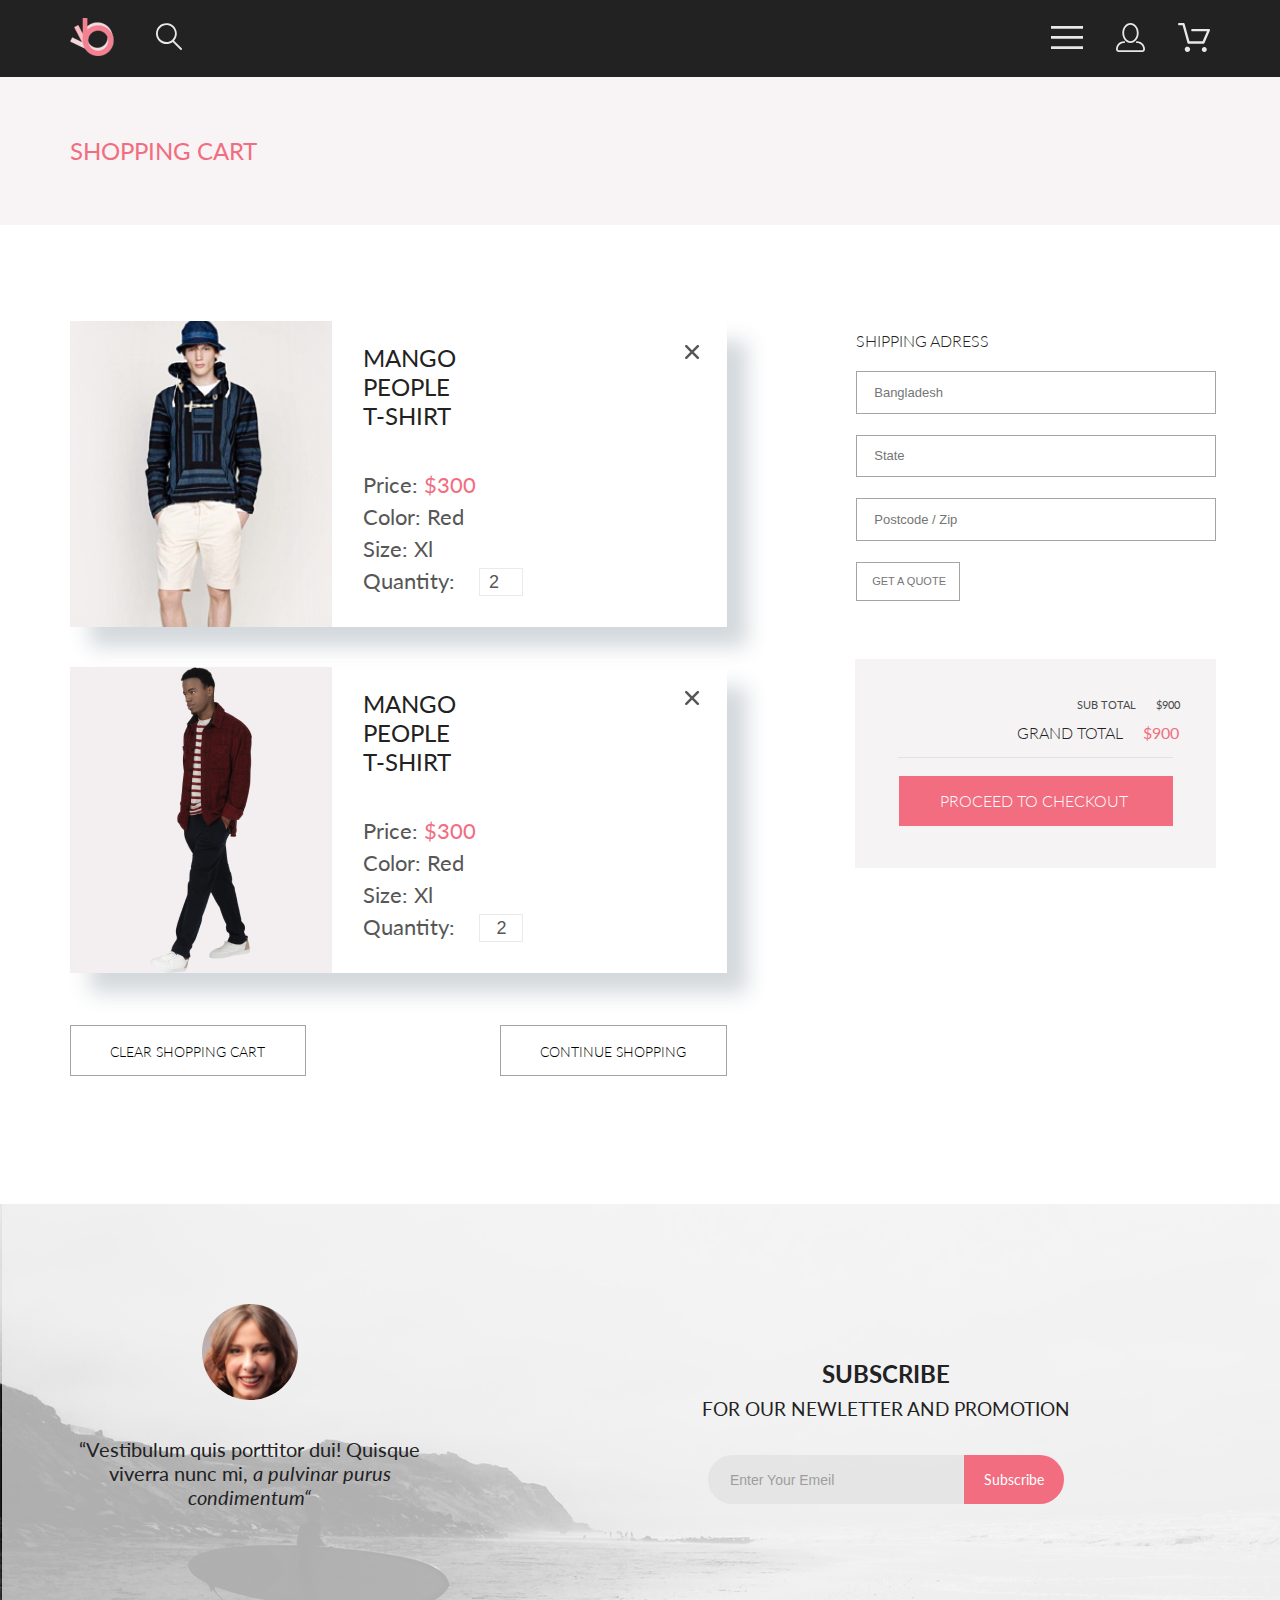
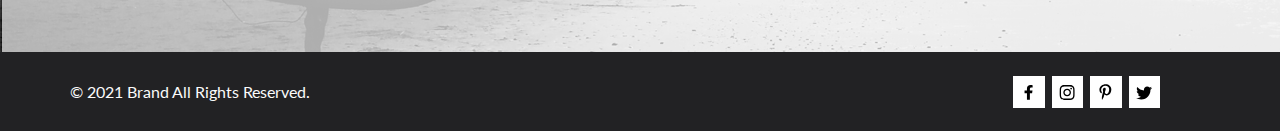
<file: cart.html>
<!DOCTYPE html>
<html lang="en">
<head>
    <meta charset="UTF-8">
    <meta http-equiv="X-UA-Compatible" content="IE=edge">
    <meta name="viewport" content="width=device-width, initial-scale=1.0">
    <title>SHOPPING CART</title>
    <link rel="stylesheet" href="css/style.css">
    <link rel="preconnect" href="https://fonts.googleapis.com">
    <link rel="preconnect" href="https://fonts.gstatic.com" crossorigin>
    <link href="https://fonts.googleapis.com/css2?family=Lato:ital,wght@0,300;0,400;0,700;0,900;1,400&display=swap" rel="stylesheet">
</head>
<body>
    <!--HEADER-->
    <header class="header">
        <div class="container header_container">
            <div class="header_left">
               <a href="index.html" class="logo_link">
                   <img src="img/logo1.svg" alt="logo">
               </a>
               <button class="search_button">
                   <svg class="header_logo" width="27" height="28" viewBox="0 0 27 28" fill="none" xmlns="http://www.w3.org/2000/svg">
                       <path d="M19.0596 17.6259C20.6713 15.8658 21.6282 13.6048 21.7698 11.2225C21.9113 8.84018 21.2288 6.48173 19.8369 4.54318C18.445 2.60463 16.4285 1.20404 14.126 0.576619C11.8234 -0.0508009 9.3751 0.13316 7.19217 1.09761C5.00923 2.06205 3.22463 3.74825 2.13804 5.87302C1.05145 7.9978 0.729054 10.4318 1.225 12.7661C1.72094 15.1005 3.00501 17.1932 4.86158 18.6927C6.71814 20.1922 9.03413 21.0072 11.4206 21.0009C13.673 21.004 15.8645 20.27 17.6606 18.9109L25.4086 26.7179C25.4941 26.807 25.5965 26.8781 25.7099 26.927C25.8232 26.9759 25.9452 27.0017 26.0686 27.0029C26.1923 27.0033 26.3148 26.9782 26.4283 26.9292C26.5419 26.8801 26.6441 26.8082 26.7286 26.7179C26.9025 26.537 26.9997 26.2958 26.9997 26.0449C26.9997 25.794 26.9025 25.5528 26.7286 25.3719L19.0596 17.6259ZM2.88662 10.5009C2.89946 8.81563 3.41094 7.17187 4.35659 5.77685C5.30224 4.38183 6.63972 3.29801 8.20044 2.662C9.76115 2.02599 11.4752 1.86627 13.1266 2.20298C14.7779 2.53969 16.2926 3.35775 17.4797 4.55404C18.6668 5.75033 19.4732 7.27129 19.7972 8.92519C20.1212 10.5791 19.9483 12.2919 19.3002 13.8476C18.6522 15.4034 17.5581 16.7325 16.1559 17.6674C14.7536 18.6023 13.1059 19.1011 11.4206 19.1009C9.14916 19.0901 6.97482 18.1784 5.37484 16.566C3.77486 14.9537 2.87998 12.7724 2.88662 10.5009Z"/>
                       </svg>
               </button>
            </div>
            <div class="header_right">
               <button class="main_menu_button">
                   <svg class="header_logo" width="32" height="23" viewBox="0 0 32 23" fill="none" xmlns="http://www.w3.org/2000/svg">
                       <path d="M0 23V20.31H32V23H0ZM0 12.76V10.07H32V12.76H0ZM0 2.69V0H32V2.69H0Z"/>
                       </svg> </button>
               <nav class="main_menu main_menu_close"> <!--main_menu_open-->
                   <div class="main_menu_box">
                       <button class="main_menu_close_btn"><svg class="cross_menu" width="13" height="13" viewBox="0 0 13 13" fill="none" xmlns="http://www.w3.org/2000/svg">
                           <path d="M7.4158 6.00409L11.7158 1.71409C11.9041 1.52579 12.0099 1.27039 12.0099 1.00409C12.0099 0.73779 11.9041 0.482395 11.7158 0.294092C11.5275 0.105788 11.2721 0 11.0058 0C10.7395 0 10.4841 0.105788 10.2958 0.294092L6.0058 4.59409L1.7158 0.294092C1.52749 0.105788 1.2721 -1.9841e-09 1.0058 0C0.739497 1.9841e-09 0.484102 0.105788 0.295798 0.294092C0.107495 0.482395 0.0017066 0.73779 0.0017066 1.00409C0.0017066 1.27039 0.107495 1.52579 0.295798 1.71409L4.5958 6.00409L0.295798 10.2941C0.20207 10.3871 0.127676 10.4977 0.0769072 10.6195C0.0261385 10.7414 0 10.8721 0 11.0041C0 11.1361 0.0261385 11.2668 0.0769072 11.3887C0.127676 11.5105 0.20207 11.6211 0.295798 11.7141C0.388761 11.8078 0.499362 11.8822 0.621222 11.933C0.743081 11.9838 0.873786 12.0099 1.0058 12.0099C1.13781 12.0099 1.26852 11.9838 1.39038 11.933C1.51223 11.8822 1.62284 11.8078 1.7158 11.7141L6.0058 7.41409L10.2958 11.7141C10.3888 11.8078 10.4994 11.8822 10.6212 11.933C10.7431 11.9838 10.8738 12.0099 11.0058 12.0099C11.1378 12.0099 11.2685 11.9838 11.3904 11.933C11.5122 11.8822 11.6228 11.8078 11.7158 11.7141C11.8095 11.6211 11.8839 11.5105 11.9347 11.3887C11.9855 11.2668 12.0116 11.1361 12.0116 11.0041C12.0116 10.8721 11.9855 10.7414 11.9347 10.6195C11.8839 10.4977 11.8095 10.3871 11.7158 10.2941L7.4158 6.00409Z" fill="#6F6E6E"/>
                       </svg></button>
                       <p class="main_menu_tittle">MENU</p>
                       <ul class="main_menu_list">
                           <li class="main_menu_item">
                               <a href="catalog.html" class="main_menu_link">MAN</a> 
                               <ul class="main_submenu">
                                   <li class="main_submenu_item">
                                       <a href="product.html" class="main_submenu_link">Accesories</a> </li>
                                   <li class="main_submenu_item">
                                       <a href="product.html" class="main_submenu_link">Bags</a> </li>
                                   <li class="main_submenu_item">
                                       <a href="product.html" class="main_submenu_link">Denim</a> </li>
                                   <li class="main_submenu_item">
                                       <a href="product.html" class="main_submenu_link">T-Shirts</a> </li>
                               </ul>
                           </li>
                           <li class="main_menu_item">
                               <a href="catalog.html" class="main_menu_link">WOMAN</a> 
                               <ul class="main_submenu">
                                   <li class="main_submenu_item">
                                       <a href="product.html" class="main_submenu_link">Accessories</a> </li>
                                   <li class="main_submenu_item">
                                       <a href="product.html" class="main_submenu_link">Jackets & Coats</a> </li>
                                   <li class="main_submenu_item">
                                       <a href="product.html" class="main_submenu_link">Polos</a> </li>
                                   <li class="main_submenu_item">
                                       <a href="product.html" class="main_submenu_link">T-Shirts</a> </li>
                                   <li class="main_submenu_item">
                                       <a href="product.html" class="main_submenu_link">Shirts</a> </li>
                               </ul>
                           </li>
                           <li class="main_menu_item">
                               <a href="catalog.html" class="main_menu_link">KIDS</a> 
                               <ul class="main_submenu">
                                   <li class="main_submenu_item">
                                       <a href="product.html" class="main_submenu_link">Accessories</a> </li>
                                   <li class="main_submenu_item">
                                       <a href="product.html" class="main_submenu_link">Jackets & Coats</a> </li>
                                   <li class="main_submenu_item">
                                       <a href="product.html" class="main_submenu_link">Polos</a> </li>
                                   <li class="main_submenu_item">
                                       <a href="product.html" class="main_submenu_link">T-Shirts</a> </li>
                                   <li class="main_submenu_item">
                                       <a href="product.html" class="main_submenu_link">Shirts</a> </li>
                                   <li class="main_submenu_item">
                                       <a href="product.html" class="main_submenu_link">Bags</a> </li>
                               </ul>
                           </li>
                       </ul>
                   </div>
               </nav> <nav></nav>
               
               <a href="registration.html" class="registry_link invisible_min">
                   <svg class="header_logo" width="29" height="29" viewBox="0 0 29 29" fill="none" xmlns="http://www.w3.org/2000/svg">
                       <path d="M14.5 19.937C19 19.937 22.656 15.464 22.656 9.968C22.656 4.472 19 0 14.5 0C13.3631 0.0217413 12.2463 0.303398 11.2351 0.823397C10.2239 1.34339 9.34507 2.08794 8.66602 3C7.12663 4.99573 6.30819 7.45381 6.34399 9.974C6.34399 15.465 10 19.937 14.5 19.937ZM14.5 1.813C18 1.813 20.844 5.472 20.844 9.969C20.844 14.466 17.998 18.125 14.5 18.125C11.002 18.125 8.15603 14.465 8.15503 9.969C8.15403 5.473 11 1.813 14.5 1.813ZM20.844 18.125C20.6036 18.125 20.373 18.2205 20.203 18.3905C20.033 18.5605 19.9375 18.7911 19.9375 19.0315C19.9375 19.2719 20.033 19.5025 20.203 19.6725C20.373 19.8425 20.6036 19.938 20.844 19.938C22.526 19.9399 24.1386 20.6088 25.3279 21.7982C26.5172 22.9875 27.1861 24.6 27.188 26.282C27.1875 26.5221 27.0918 26.7523 26.922 26.9221C26.7522 27.0918 26.5221 27.1875 26.282 27.188H2.71997C2.47985 27.1875 2.24975 27.0918 2.07996 26.9221C1.91016 26.7523 1.81449 26.5221 1.81396 26.282C1.81608 24.6001 2.48517 22.9877 3.67444 21.7985C4.86371 20.6092 6.47608 19.9401 8.15796 19.938C8.39824 19.938 8.62868 19.8425 8.79858 19.6726C8.96849 19.5027 9.06396 19.2723 9.06396 19.032C9.06396 18.7917 8.96849 18.5613 8.79858 18.3914C8.62868 18.2215 8.39824 18.126 8.15796 18.126C5.99541 18.1279 3.92201 18.9875 2.39258 20.5164C0.863144 22.0453 0.00264777 24.1185 0 26.281C0.000794067 27.0019 0.287502 27.693 0.797241 28.2027C1.30698 28.7125 1.99811 28.9992 2.71899 29H26.282C27.0027 28.9989 27.6936 28.7121 28.2031 28.2024C28.7126 27.6927 28.9992 27.0017 29 26.281C28.9974 24.1187 28.1372 22.0457 26.6083 20.5168C25.0793 18.9878 23.0063 18.1276 20.844 18.125Z"/>
                       </svg>
               </a>
               <a href="cart.html" class="cart_link invisible_min">
                   <svg class="header_logo" width="32" height="29" viewBox="0 0 32 29" fill="none" xmlns="http://www.w3.org/2000/svg">
                       <path d="M26.2009 29C25.5532 28.9738 24.9415 28.6948 24.4972 28.2227C24.0529 27.7506 23.8114 27.1232 23.8245 26.475C23.8376 25.8269 24.1043 25.2097 24.5673 24.7559C25.0303 24.3022 25.6527 24.048 26.301 24.048C26.9493 24.048 27.5717 24.3022 28.0347 24.7559C28.4977 25.2097 28.7644 25.8269 28.7775 26.475C28.7906 27.1232 28.549 27.7506 28.1047 28.2227C27.6604 28.6948 27.0488 28.9738 26.401 29H26.2009ZM6.75293 26.32C6.75293 25.79 6.91011 25.2718 7.20459 24.8311C7.49907 24.3904 7.91764 24.0469 8.40735 23.844C8.89705 23.6412 9.43594 23.5881 9.95581 23.6915C10.4757 23.7949 10.9532 24.0502 11.328 24.425C11.7028 24.7998 11.9581 25.2773 12.0615 25.7972C12.1649 26.317 12.1118 26.8559 11.9089 27.3456C11.7061 27.8353 11.3626 28.2539 10.9219 28.5483C10.4812 28.8428 9.96304 29 9.43298 29C9.08087 29.0003 8.73212 28.9311 8.40674 28.7966C8.08136 28.662 7.78569 28.4646 7.53662 28.2158C7.28755 27.9669 7.09001 27.6713 6.9552 27.3461C6.82039 27.0208 6.75098 26.6721 6.75098 26.32H6.75293ZM10.553 20.686C10.2935 20.6868 10.0409 20.6024 9.83411 20.4457C9.62727 20.2891 9.47758 20.0689 9.40796 19.819L4.57495 2.36401H1.18201C0.868521 2.36401 0.567859 2.23947 0.346191 2.01781C0.124523 1.79614 0 1.49549 0 1.18201C0 0.868519 0.124523 0.567873 0.346191 0.346205C0.567859 0.124537 0.868521 5.81268e-06 1.18201 5.81268e-06H5.46301C5.7225 -0.00080736 5.97504 0.0837201 6.18176 0.240568C6.38848 0.397416 6.53784 0.617884 6.60693 0.868006L11.4399 18.323H24.6179L29.001 8.27501H14.401C14.2428 8.27961 14.0854 8.25242 13.9379 8.19507C13.7904 8.13771 13.6559 8.05134 13.5424 7.94108C13.4288 7.83082 13.3386 7.69891 13.277 7.55315C13.2154 7.40739 13.1836 7.25075 13.1836 7.0925C13.1836 6.93426 13.2154 6.77762 13.277 6.63186C13.3386 6.4861 13.4288 6.35419 13.5424 6.24393C13.6559 6.13367 13.7904 6.0473 13.9379 5.98994C14.0854 5.93259 14.2428 5.90541 14.401 5.91001H30.814C31.0097 5.90996 31.2022 5.95866 31.3744 6.05172C31.5465 6.14478 31.6928 6.27926 31.7999 6.44301C31.9078 6.60729 31.9734 6.79569 31.9908 6.99145C32.0083 7.18721 31.9771 7.38424 31.9 7.565L26.495 19.977C26.4026 20.1876 26.251 20.3668 26.0585 20.4927C25.866 20.6186 25.641 20.6858 25.411 20.686H10.553Z"/>
                       </svg>
               </a>
               
            </div>
        </div>
    </header>  
    <!--SHOPPING CART-->
    <section class="shopping_cart_box">
        <div class="container shopping_cart_container">
            <h1 class="shopping_cart">SHOPPING CART</h1>
        </div>
    </section>
    <section class="container selected_item_form_box">
        <div class="selected_item">
            <div class="selected_item_card">
                    <img class="selected_item_img" src="img/selected_item_img.png" alt="item">
                <div class="selected_item_discribe">
                    <p class="product_name">MANGO  PEOPLE <br> T-SHIRT</p>
                    <p class="product_details">Price: <span class="color_price"> $300</span></p>
                    <p class="product_details">Color: Red</p>
                    <p class="product_details">Size: Xl</p>
                    <div class="quantity">
                        <p>Quantity:</p>
                        <input class="count" type="number" value="2">
                    </div>
                </div>
                <svg class="cross" width="18" height="18" viewBox="0 0 18 18" fill="none" xmlns="http://www.w3.org/2000/svg">
                    <path d="M11.2453 9L17.5302 2.71516C17.8285 2.41741 17.9962 2.01336 17.9966 1.59191C17.997 1.17045 17.8299 0.76611 17.5322 0.467833C17.2344 0.169555 16.8304 0.00177586 16.4089 0.00140366C15.9875 0.00103146 15.5831 0.168097 15.2848 0.465848L9 6.75069L2.71516 0.465848C2.41688 0.167571 2.01233 0 1.5905 0C1.16868 0 0.764125 0.167571 0.465848 0.465848C0.167571 0.764125 0 1.16868 0 1.5905C0 2.01233 0.167571 2.41688 0.465848 2.71516L6.75069 9L0.465848 15.2848C0.167571 15.5831 0 15.9877 0 16.4095C0 16.8313 0.167571 17.2359 0.465848 17.5342C0.764125 17.8324 1.16868 18 1.5905 18C2.01233 18 2.41688 17.8324 2.71516 17.5342L9 11.2493L15.2848 17.5342C15.5831 17.8324 15.9877 18 16.4095 18C16.8313 18 17.2359 17.8324 17.5342 17.5342C17.8324 17.2359 18 16.8313 18 16.4095C18 15.9877 17.8324 15.5831 17.5342 15.2848L11.2453 9Z"/>
                </svg>
            </div>
            <div class="selected_item_card">
                <div class="selected_item_pic">
                    <img class="selected_item_img" src="img/selected_item_img2.png" alt="item">
                </div>
                <div class="selected_item_discribe">
                    <p class="product_name">MANGO  PEOPLE <br> T-SHIRT</p>
                    <p class="product_details">Price: <span class="color_price"> $300</span></p>
                    <p class="product_details">Color: Red</p>
                    <p class="product_details">Size: Xl</p>
                    <div class="quantity">
                        <p>Quantity:</p>
                        <input class="count" type="text" value="2">
                    </div>
                </div>
                <svg class="cross" width="18" height="18" viewBox="0 0 18 18" fill="none" xmlns="http://www.w3.org/2000/svg">
                    <path d="M11.2453 9L17.5302 2.71516C17.8285 2.41741 17.9962 2.01336 17.9966 1.59191C17.997 1.17045 17.8299 0.76611 17.5322 0.467833C17.2344 0.169555 16.8304 0.00177586 16.4089 0.00140366C15.9875 0.00103146 15.5831 0.168097 15.2848 0.465848L9 6.75069L2.71516 0.465848C2.41688 0.167571 2.01233 0 1.5905 0C1.16868 0 0.764125 0.167571 0.465848 0.465848C0.167571 0.764125 0 1.16868 0 1.5905C0 2.01233 0.167571 2.41688 0.465848 2.71516L6.75069 9L0.465848 15.2848C0.167571 15.5831 0 15.9877 0 16.4095C0 16.8313 0.167571 17.2359 0.465848 17.5342C0.764125 17.8324 1.16868 18 1.5905 18C2.01233 18 2.41688 17.8324 2.71516 17.5342L9 11.2493L15.2848 17.5342C15.5831 17.8324 15.9877 18 16.4095 18C16.8313 18 17.2359 17.8324 17.5342 17.5342C17.8324 17.2359 18 16.8313 18 16.4095C18 15.9877 17.8324 15.5831 17.5342 15.2848L11.2453 9Z"/>
                </svg>
            </div>
            <div class="clear_cart_continue">
                <button class="clear_cart_btn">CLEAR SHOPPING CART</button>
                <a href="#" class="continue_shopping_btn">CONTINUE SHOPPING</a>
            </div>
        </div>
        <div class="form_checkout">
            <div class="form_box">
                <p class="field_name">SHIPPING ADRESS</p>
                <input class="field country" type="text" placeholder="Bangladesh">
                <input class="field state" type="text" placeholder="State">
                <input class="field postcode" type="text" placeholder="Postcode / Zip">
                <input class="field quote" type="text" placeholder="GET A QUOTE">
            </div>
            <div class="total_price">
                <div class="sub_total">
                    <p class="sub_total_text">SUB TOTAL</p>
                    <p class="sub_total_number">$900</p>
                </div>
                <div class="grand_total">
                    <p class="grand_total_text">GRAND TOTAL</p>
                    <p class="grand_total_number color_price">$900</p>
                </div>
                <div class="line">
                <svg width="275" height="1" viewBox="0 0 275 1" fill="none" xmlns="http://www.w3.org/2000/svg">
                    <path d="M275 0H0V1H275V0Z" fill="#E2E2E2"/>
                    </svg>
                </div>
                <a class="checkout" href="#">PROCEED TO CHECKOUT</a>     
            </div>           
        </div>
    </section>
    
    <!--FEEDBACK&SUBSCRIBE-->
    <section class="feedback_subscribe">
        <div class="container fs_container">
            <div class="feedback">
                <img src="img/Intersect.svg" alt="girl">
                <p class="feedback_text">“Vestibulum quis porttitor dui! Quisque viverra nunc mi, <span class="fb_italic">a pulvinar purus condimentum“</span> </p>
            </div>
            <div class="subscribe">
                <p><span class="sbscrb">SUBSCRIBE</span>  <br>
                    FOR OUR NEWLETTER AND PROMOTION</p>
                <form action="#">
                    <div class="form">
                        <input class="pole" type="email" placeholder="Enter Your Emeil">
                        <button class="btn_sbscrb">Subscribe</button>
                    </div>
                </form>
            </div>
        </div>
    </section>
    <!--FOOTER-->
    <footer class="footer">
        <div class="container footer_container">
            <p class="copy">&copy; 2021  Brand  All Rights Reserved.</p>
            <div class="footer_symbols">
                <a class="socials" href="#"><svg class="symb_svg" width="9" height="15" viewBox="0 0 9 15" fill="none" xmlns="http://www.w3.org/2000/svg">
                    <path d="M8.08836 8.28L8.50686 5.61602H5.89022V3.88729C5.89022 3.15847 6.25574 2.44806 7.42765 2.44806H8.61722V0.179975C8.61722 0.179975 7.53772 0 6.50561 0C4.35073 0 2.9422 1.27593 2.9422 3.5857V5.61602H0.546875V8.28H2.9422V14.72H5.89022V8.28H8.08836Z"/>
                    </svg>
                </a>
                <a class="socials" href=""><svg class="symb_svg" width="16" height="15" viewBox="0 0 16 15" fill="none" xmlns="http://www.w3.org/2000/svg">
                    <path d="M8.13897 3.68159C6.02383 3.68159 4.31774 5.38491 4.31774 7.49663C4.31774 9.60835 6.02383 11.3117 8.13897 11.3117C10.2541 11.3117 11.9602 9.60835 11.9602 7.49663C11.9602 5.38491 10.2541 3.68159 8.13897 3.68159ZM8.13897 9.9769C6.77211 9.9769 5.65467 8.8646 5.65467 7.49663C5.65467 6.12866 6.76878 5.01636 8.13897 5.01636C9.50915 5.01636 10.6233 6.12866 10.6233 7.49663C10.6233 8.8646 9.50583 9.9769 8.13897 9.9769ZM13.0078 3.52554C13.0078 4.02026 12.6087 4.41538 12.1165 4.41538C11.621 4.41538 11.2252 4.01694 11.2252 3.52554C11.2252 3.03413 11.6243 2.63569 12.1165 2.63569C12.6087 2.63569 13.0078 3.03413 13.0078 3.52554ZM15.5386 4.42866C15.4821 3.23667 15.2094 2.18081 14.3347 1.31089C13.4634 0.440967 12.4058 0.168701 11.2119 0.108936C9.9814 0.039209 6.29321 0.039209 5.0627 0.108936C3.8721 0.165381 2.81453 0.437646 1.93987 1.30757C1.06522 2.17749 0.795836 3.23335 0.735973 4.42534C0.666134 5.65386 0.666134 9.33608 0.735973 10.5646C0.79251 11.7566 1.06522 12.8124 1.93987 13.6824C2.81453 14.5523 3.86878 14.8246 5.0627 14.8843C6.29321 14.9541 9.9814 14.9541 11.2119 14.8843C12.4058 14.8279 13.4634 14.5556 14.3347 13.6824C15.2061 12.8124 15.4788 11.7566 15.5386 10.5646C15.6085 9.33608 15.6085 5.65718 15.5386 4.42866ZM13.949 11.8828C13.6895 12.5335 13.1874 13.0349 12.5322 13.2972C11.5511 13.6857 9.22314 13.596 8.13897 13.596C7.05479 13.596 4.72348 13.6824 3.74573 13.2972C3.09389 13.0382 2.59171 12.5369 2.32898 11.8828C1.93987 10.9033 2.02967 8.57905 2.02967 7.49663C2.02967 6.41421 1.9432 4.08667 2.32898 3.1105C2.58838 2.45972 3.09056 1.95835 3.74573 1.69604C4.7268 1.30757 7.05479 1.39722 8.13897 1.39722C9.22314 1.39722 11.5545 1.31089 12.5322 1.69604C13.184 1.95503 13.6862 2.4564 13.949 3.1105C14.3381 4.08999 14.2483 6.41421 14.2483 7.49663C14.2483 8.57905 14.3381 10.9066 13.949 11.8828Z"/>
                    </svg>
                </a>
                <a class="socials" href="#"><svg class="symb_svg" width="13" height="16" viewBox="0 0 13 16" fill="none" xmlns="http://www.w3.org/2000/svg">
                    <path d="M6.74032 0.203125C3.55564 0.203125 0.408203 2.34063 0.408203 5.8C0.408203 8 1.63738 9.25 2.38233 9.25C2.68963 9.25 2.86655 8.3875 2.86655 8.14375C2.86655 7.85313 2.13091 7.23438 2.13091 6.025C2.13091 3.5125 4.03055 1.73125 6.4889 1.73125C8.60271 1.73125 10.1671 2.94062 10.1671 5.1625C10.1671 6.82187 9.50597 9.93437 7.36422 9.93437C6.59133 9.93437 5.93018 9.37187 5.93018 8.56563C5.93018 7.38438 6.74963 6.24062 6.74963 5.02187C6.74963 2.95312 3.835 3.32812 3.835 5.82812C3.835 6.35313 3.90018 6.93437 4.13298 7.4125C3.70463 9.26875 2.82931 12.0344 2.82931 13.9469C2.82931 14.5375 2.91311 15.1188 2.96899 15.7094C3.07452 15.8281 3.02175 15.8156 3.18316 15.7563C4.74757 13.6 4.69169 13.1781 5.3994 10.3562C5.78119 11.0875 6.76826 11.4812 7.55046 11.4812C10.8469 11.4812 12.3275 8.24688 12.3275 5.33125C12.3275 2.22813 9.66427 0.203125 6.74032 0.203125Z"/>
                    </svg>
                </a>
                <a class="socials" href="#"><svg class="symb_svg" width="17" height="14" viewBox="0 0 17 14" fill="none" xmlns="http://www.w3.org/2000/svg">
                    <path d="M14.417 3.74052C14.427 3.88264 14.427 4.0248 14.427 4.16692C14.427 8.50192 11.1498 13.4969 5.15986 13.4969C3.31448 13.4969 1.60022 12.9588 0.158203 12.0248C0.420396 12.0552 0.67247 12.0654 0.944752 12.0654C2.46741 12.0654 3.8691 11.5476 4.98843 10.6644C3.5565 10.6339 2.3565 9.68977 1.94305 8.39027C2.14475 8.4207 2.34642 8.44102 2.5582 8.44102C2.85063 8.44102 3.14308 8.40039 3.41533 8.32936C1.92291 8.02477 0.803551 6.70498 0.803551 5.11108V5.07048C1.23715 5.31414 1.74139 5.46642 2.2758 5.4867C1.39849 4.89786 0.823727 3.8928 0.823727 2.75573C0.823727 2.14661 0.985041 1.58823 1.26741 1.10092C2.87077 3.09077 5.28086 4.39023 7.98334 4.53239C7.93293 4.28873 7.90266 4.03495 7.90266 3.78114C7.90266 1.97402 9.35477 0.501953 11.1598 0.501953C12.0976 0.501953 12.9446 0.897891 13.5396 1.53748C14.2757 1.39536 14.9816 1.12123 15.6068 0.745609C15.3648 1.50705 14.8505 2.14664 14.1749 2.5527C14.8304 2.48167 15.4657 2.29889 16.0505 2.04511C15.6069 2.69483 15.0522 3.27348 14.417 3.74052Z"/>
                    </svg></a>
            </div>
        </div>
    </footer>
</body>
</html>
</file>
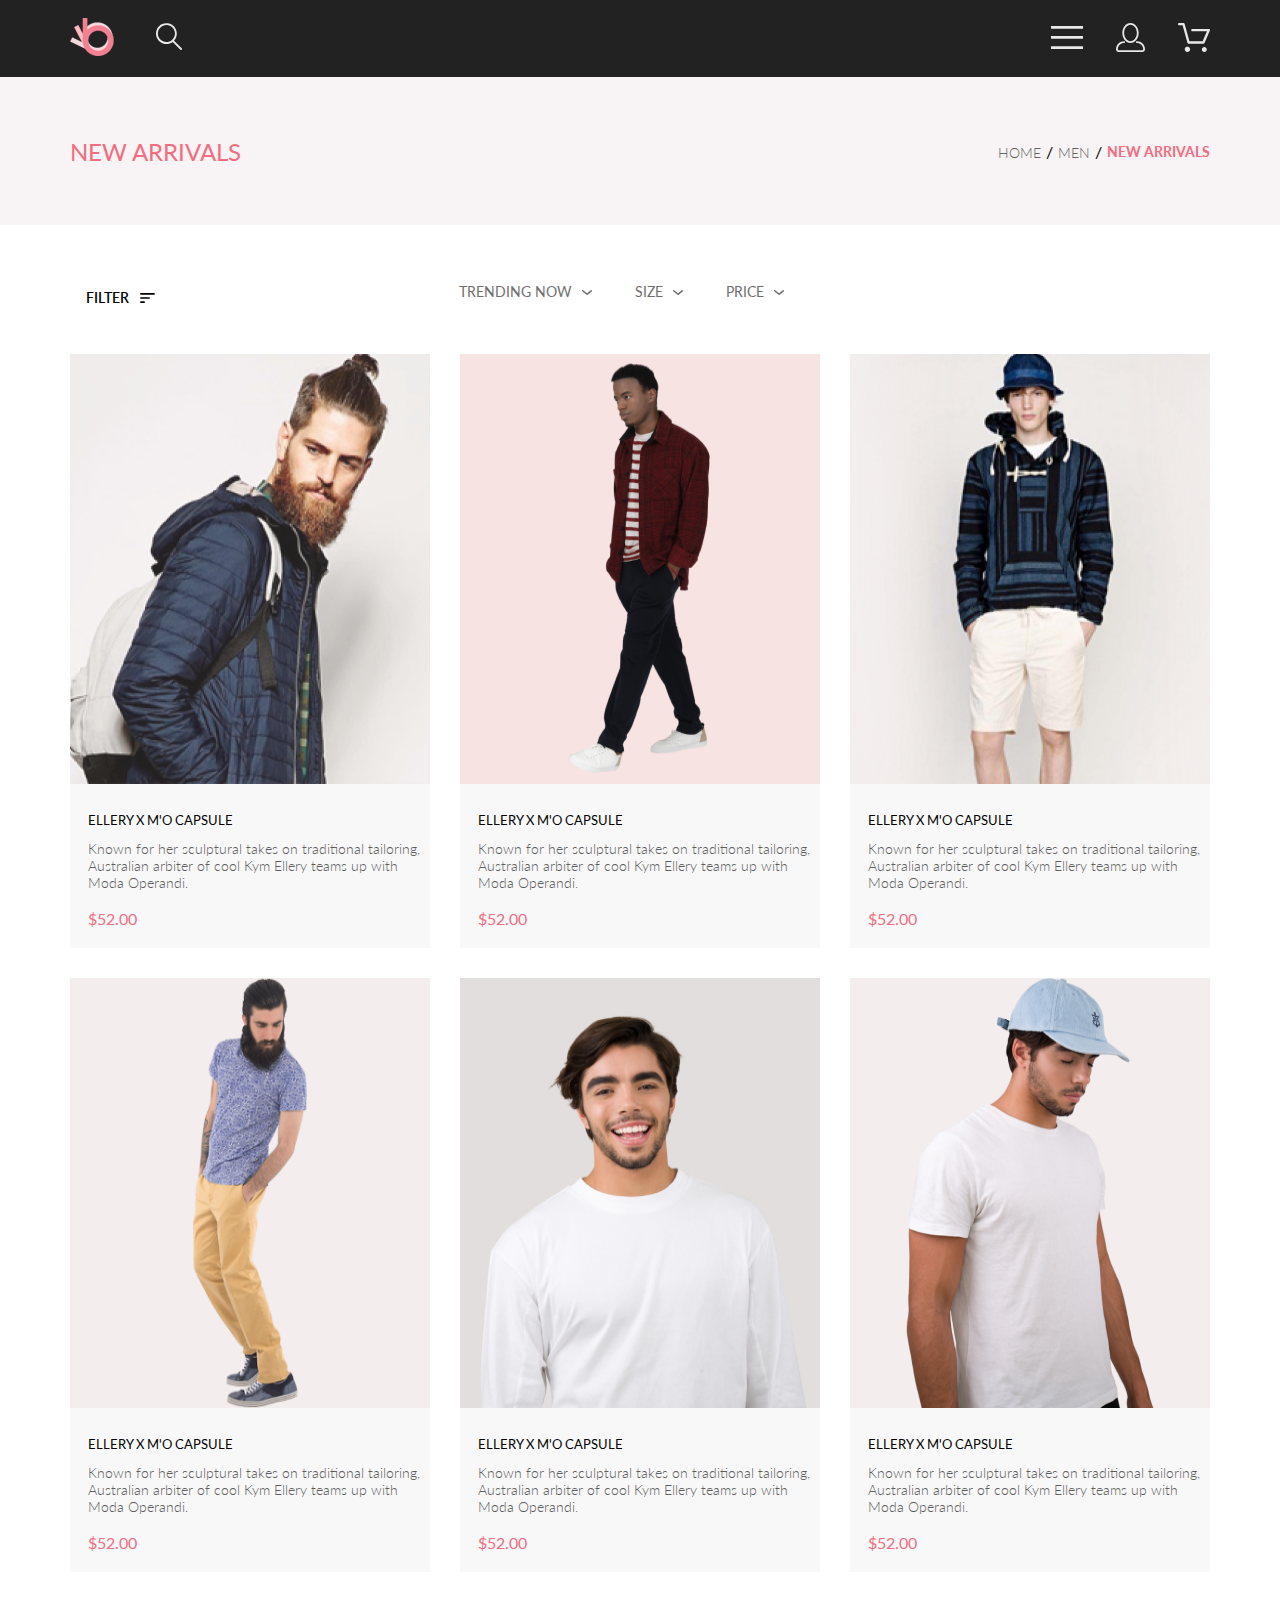
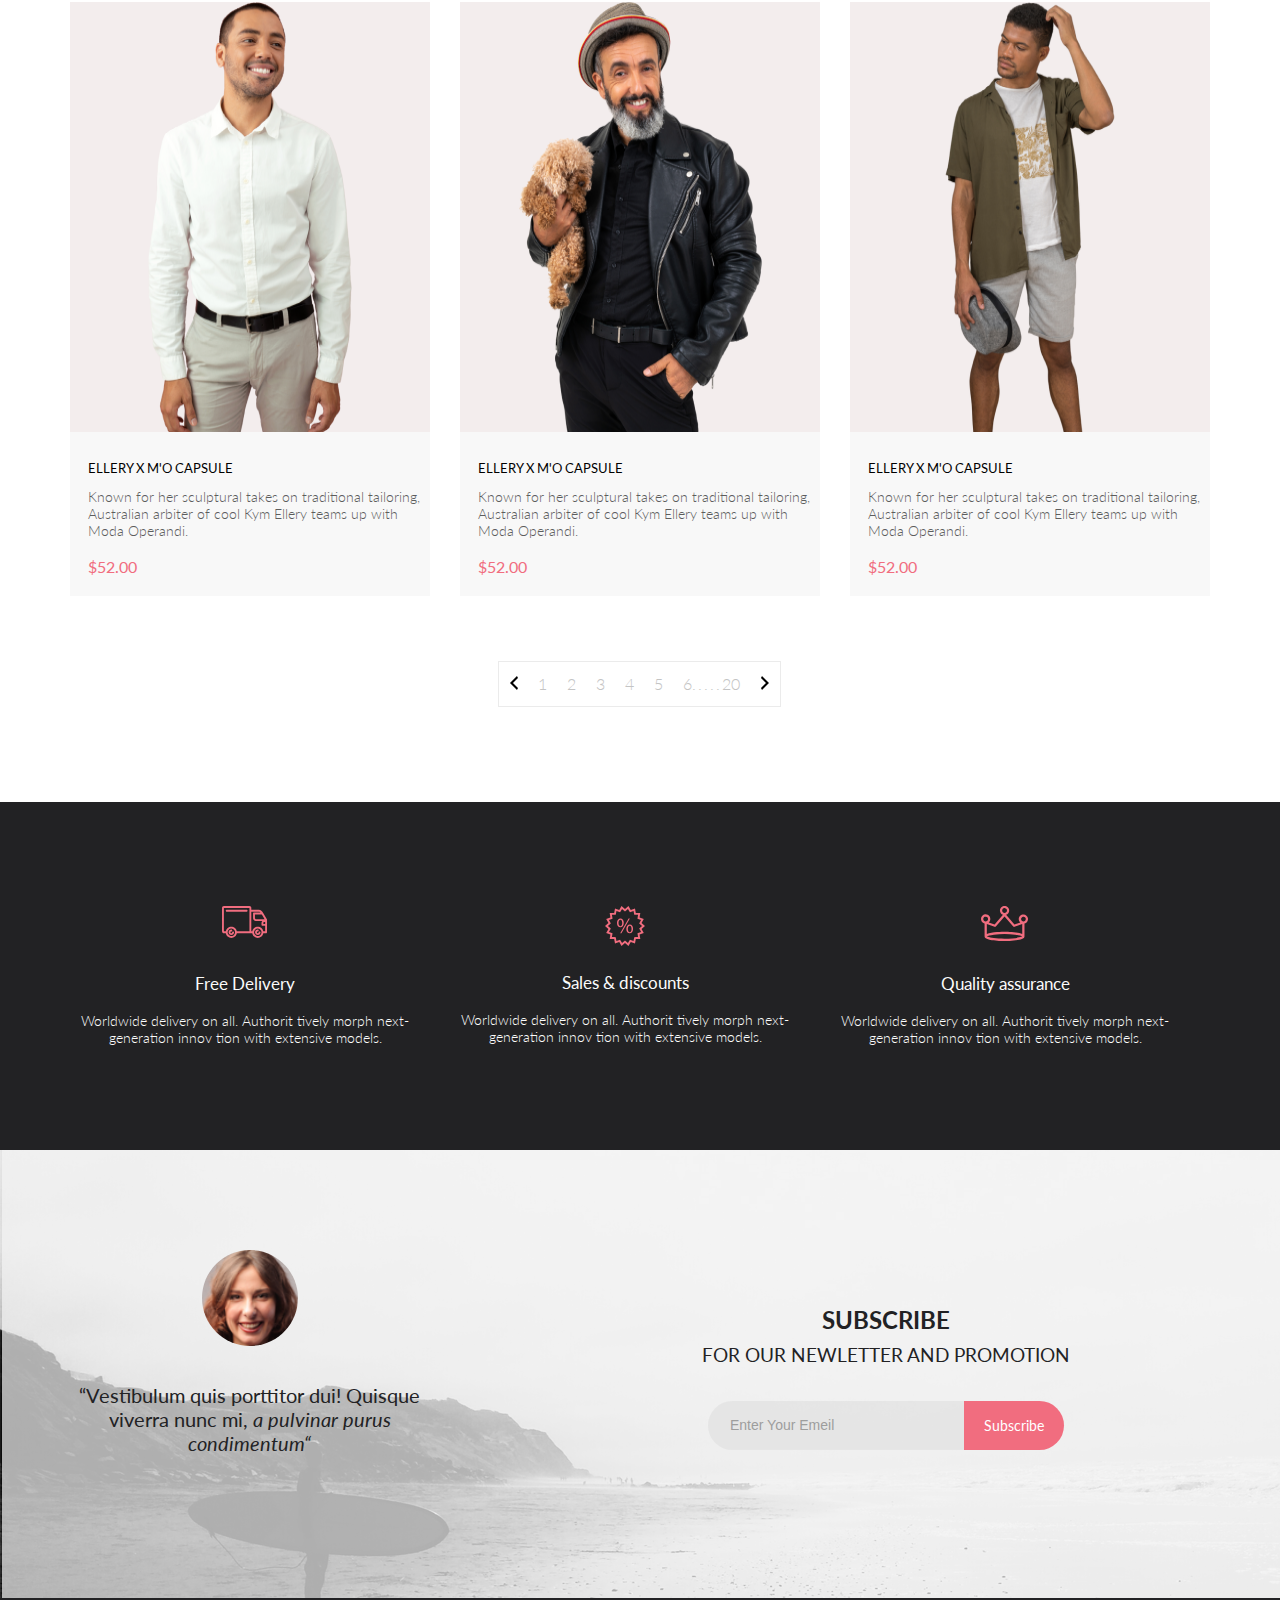
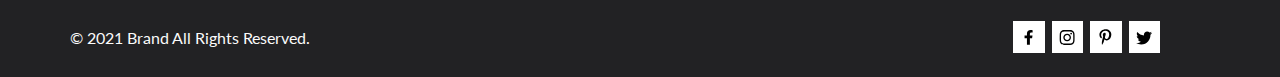
<file: catalog.html>
<!DOCTYPE html>
<html lang="en">
<head>
    <meta charset="UTF-8">
    <meta http-equiv="X-UA-Compatible" content="IE=edge">
    <meta name="viewport" content="width=device-width, initial-scale=1.0">
    <title>CATALOG</title>
    <link rel="stylesheet" href="css/style.css">
    <link rel="preconnect" href="https://fonts.googleapis.com">
    <link rel="preconnect" href="https://fonts.gstatic.com" crossorigin>
    <link href="https://fonts.googleapis.com/css2?family=Lato:ital,wght@0,300;0,400;0,700;0,900;1,400&display=swap" rel="stylesheet">
</head>
<body>
    <header class="header">
        <div class="container header_container">
            <div class="header_left">
               <a href="index.html" class="logo_link">
                   <img src="img/logo1.svg" alt="logo">
               </a>
               <button class="search_button">
                   <svg class="header_logo" width="27" height="28" viewBox="0 0 27 28" fill="none" xmlns="http://www.w3.org/2000/svg">
                       <path d="M19.0596 17.6259C20.6713 15.8658 21.6282 13.6048 21.7698 11.2225C21.9113 8.84018 21.2288 6.48173 19.8369 4.54318C18.445 2.60463 16.4285 1.20404 14.126 0.576619C11.8234 -0.0508009 9.3751 0.13316 7.19217 1.09761C5.00923 2.06205 3.22463 3.74825 2.13804 5.87302C1.05145 7.9978 0.729054 10.4318 1.225 12.7661C1.72094 15.1005 3.00501 17.1932 4.86158 18.6927C6.71814 20.1922 9.03413 21.0072 11.4206 21.0009C13.673 21.004 15.8645 20.27 17.6606 18.9109L25.4086 26.7179C25.4941 26.807 25.5965 26.8781 25.7099 26.927C25.8232 26.9759 25.9452 27.0017 26.0686 27.0029C26.1923 27.0033 26.3148 26.9782 26.4283 26.9292C26.5419 26.8801 26.6441 26.8082 26.7286 26.7179C26.9025 26.537 26.9997 26.2958 26.9997 26.0449C26.9997 25.794 26.9025 25.5528 26.7286 25.3719L19.0596 17.6259ZM2.88662 10.5009C2.89946 8.81563 3.41094 7.17187 4.35659 5.77685C5.30224 4.38183 6.63972 3.29801 8.20044 2.662C9.76115 2.02599 11.4752 1.86627 13.1266 2.20298C14.7779 2.53969 16.2926 3.35775 17.4797 4.55404C18.6668 5.75033 19.4732 7.27129 19.7972 8.92519C20.1212 10.5791 19.9483 12.2919 19.3002 13.8476C18.6522 15.4034 17.5581 16.7325 16.1559 17.6674C14.7536 18.6023 13.1059 19.1011 11.4206 19.1009C9.14916 19.0901 6.97482 18.1784 5.37484 16.566C3.77486 14.9537 2.87998 12.7724 2.88662 10.5009Z"/>
                       </svg>
               </button>
            </div>
            <div class="header_right">
               <button class="main_menu_button">
                   <svg class="header_logo" width="32" height="23" viewBox="0 0 32 23" fill="none" xmlns="http://www.w3.org/2000/svg">
                       <path d="M0 23V20.31H32V23H0ZM0 12.76V10.07H32V12.76H0ZM0 2.69V0H32V2.69H0Z"/>
                       </svg> </button>
               <nav class="main_menu main_menu_close"> <!--main_menu_open-->
                   <div class="main_menu_box">
                       <button class="main_menu_close_btn"><svg class="cross_menu" width="13" height="13" viewBox="0 0 13 13" fill="none" xmlns="http://www.w3.org/2000/svg">
                           <path d="M7.4158 6.00409L11.7158 1.71409C11.9041 1.52579 12.0099 1.27039 12.0099 1.00409C12.0099 0.73779 11.9041 0.482395 11.7158 0.294092C11.5275 0.105788 11.2721 0 11.0058 0C10.7395 0 10.4841 0.105788 10.2958 0.294092L6.0058 4.59409L1.7158 0.294092C1.52749 0.105788 1.2721 -1.9841e-09 1.0058 0C0.739497 1.9841e-09 0.484102 0.105788 0.295798 0.294092C0.107495 0.482395 0.0017066 0.73779 0.0017066 1.00409C0.0017066 1.27039 0.107495 1.52579 0.295798 1.71409L4.5958 6.00409L0.295798 10.2941C0.20207 10.3871 0.127676 10.4977 0.0769072 10.6195C0.0261385 10.7414 0 10.8721 0 11.0041C0 11.1361 0.0261385 11.2668 0.0769072 11.3887C0.127676 11.5105 0.20207 11.6211 0.295798 11.7141C0.388761 11.8078 0.499362 11.8822 0.621222 11.933C0.743081 11.9838 0.873786 12.0099 1.0058 12.0099C1.13781 12.0099 1.26852 11.9838 1.39038 11.933C1.51223 11.8822 1.62284 11.8078 1.7158 11.7141L6.0058 7.41409L10.2958 11.7141C10.3888 11.8078 10.4994 11.8822 10.6212 11.933C10.7431 11.9838 10.8738 12.0099 11.0058 12.0099C11.1378 12.0099 11.2685 11.9838 11.3904 11.933C11.5122 11.8822 11.6228 11.8078 11.7158 11.7141C11.8095 11.6211 11.8839 11.5105 11.9347 11.3887C11.9855 11.2668 12.0116 11.1361 12.0116 11.0041C12.0116 10.8721 11.9855 10.7414 11.9347 10.6195C11.8839 10.4977 11.8095 10.3871 11.7158 10.2941L7.4158 6.00409Z" fill="#6F6E6E"/>
                       </svg></button>
                       <p class="main_menu_tittle">MENU</p>
                       <ul class="main_menu_list">
                           <li class="main_menu_item">
                               <a href="catalog.html" class="main_menu_link">MAN</a> 
                               <ul class="main_submenu">
                                   <li class="main_submenu_item">
                                       <a href="product.html" class="main_submenu_link">Accesories</a> </li>
                                   <li class="main_submenu_item">
                                       <a href="product.html" class="main_submenu_link">Bags</a> </li>
                                   <li class="main_submenu_item">
                                       <a href="product.html" class="main_submenu_link">Denim</a> </li>
                                   <li class="main_submenu_item">
                                       <a href="product.html" class="main_submenu_link">T-Shirts</a> </li>
                               </ul>
                           </li>
                           <li class="main_menu_item">
                               <a href="catalog.html" class="main_menu_link">WOMAN</a> 
                               <ul class="main_submenu">
                                   <li class="main_submenu_item">
                                       <a href="product.html" class="main_submenu_link">Accessories</a> </li>
                                   <li class="main_submenu_item">
                                       <a href="product.html" class="main_submenu_link">Jackets & Coats</a> </li>
                                   <li class="main_submenu_item">
                                       <a href="product.html" class="main_submenu_link">Polos</a> </li>
                                   <li class="main_submenu_item">
                                       <a href="product.html" class="main_submenu_link">T-Shirts</a> </li>
                                   <li class="main_submenu_item">
                                       <a href="product.html" class="main_submenu_link">Shirts</a> </li>
                               </ul>
                           </li>
                           <li class="main_menu_item">
                               <a href="catalog.html" class="main_menu_link">KIDS</a> 
                               <ul class="main_submenu">
                                   <li class="main_submenu_item">
                                       <a href="product.html" class="main_submenu_link">Accessories</a> </li>
                                   <li class="main_submenu_item">
                                       <a href="product.html" class="main_submenu_link">Jackets & Coats</a> </li>
                                   <li class="main_submenu_item">
                                       <a href="product.html" class="main_submenu_link">Polos</a> </li>
                                   <li class="main_submenu_item">
                                       <a href="product.html" class="main_submenu_link">T-Shirts</a> </li>
                                   <li class="main_submenu_item">
                                       <a href="product.html" class="main_submenu_link">Shirts</a> </li>
                                   <li class="main_submenu_item">
                                       <a href="product.html" class="main_submenu_link">Bags</a> </li>
                               </ul>
                           </li>
                       </ul>
                   </div>
               </nav> <nav></nav>
               
               <a href="registration.html" class="registry_link invisible_min">
                   <svg class="header_logo" width="29" height="29" viewBox="0 0 29 29" fill="none" xmlns="http://www.w3.org/2000/svg">
                       <path d="M14.5 19.937C19 19.937 22.656 15.464 22.656 9.968C22.656 4.472 19 0 14.5 0C13.3631 0.0217413 12.2463 0.303398 11.2351 0.823397C10.2239 1.34339 9.34507 2.08794 8.66602 3C7.12663 4.99573 6.30819 7.45381 6.34399 9.974C6.34399 15.465 10 19.937 14.5 19.937ZM14.5 1.813C18 1.813 20.844 5.472 20.844 9.969C20.844 14.466 17.998 18.125 14.5 18.125C11.002 18.125 8.15603 14.465 8.15503 9.969C8.15403 5.473 11 1.813 14.5 1.813ZM20.844 18.125C20.6036 18.125 20.373 18.2205 20.203 18.3905C20.033 18.5605 19.9375 18.7911 19.9375 19.0315C19.9375 19.2719 20.033 19.5025 20.203 19.6725C20.373 19.8425 20.6036 19.938 20.844 19.938C22.526 19.9399 24.1386 20.6088 25.3279 21.7982C26.5172 22.9875 27.1861 24.6 27.188 26.282C27.1875 26.5221 27.0918 26.7523 26.922 26.9221C26.7522 27.0918 26.5221 27.1875 26.282 27.188H2.71997C2.47985 27.1875 2.24975 27.0918 2.07996 26.9221C1.91016 26.7523 1.81449 26.5221 1.81396 26.282C1.81608 24.6001 2.48517 22.9877 3.67444 21.7985C4.86371 20.6092 6.47608 19.9401 8.15796 19.938C8.39824 19.938 8.62868 19.8425 8.79858 19.6726C8.96849 19.5027 9.06396 19.2723 9.06396 19.032C9.06396 18.7917 8.96849 18.5613 8.79858 18.3914C8.62868 18.2215 8.39824 18.126 8.15796 18.126C5.99541 18.1279 3.92201 18.9875 2.39258 20.5164C0.863144 22.0453 0.00264777 24.1185 0 26.281C0.000794067 27.0019 0.287502 27.693 0.797241 28.2027C1.30698 28.7125 1.99811 28.9992 2.71899 29H26.282C27.0027 28.9989 27.6936 28.7121 28.2031 28.2024C28.7126 27.6927 28.9992 27.0017 29 26.281C28.9974 24.1187 28.1372 22.0457 26.6083 20.5168C25.0793 18.9878 23.0063 18.1276 20.844 18.125Z"/>
                       </svg>
               </a>
               <a href="cart.html" class="cart_link invisible_min">
                   <svg class="header_logo" width="32" height="29" viewBox="0 0 32 29" fill="none" xmlns="http://www.w3.org/2000/svg">
                       <path d="M26.2009 29C25.5532 28.9738 24.9415 28.6948 24.4972 28.2227C24.0529 27.7506 23.8114 27.1232 23.8245 26.475C23.8376 25.8269 24.1043 25.2097 24.5673 24.7559C25.0303 24.3022 25.6527 24.048 26.301 24.048C26.9493 24.048 27.5717 24.3022 28.0347 24.7559C28.4977 25.2097 28.7644 25.8269 28.7775 26.475C28.7906 27.1232 28.549 27.7506 28.1047 28.2227C27.6604 28.6948 27.0488 28.9738 26.401 29H26.2009ZM6.75293 26.32C6.75293 25.79 6.91011 25.2718 7.20459 24.8311C7.49907 24.3904 7.91764 24.0469 8.40735 23.844C8.89705 23.6412 9.43594 23.5881 9.95581 23.6915C10.4757 23.7949 10.9532 24.0502 11.328 24.425C11.7028 24.7998 11.9581 25.2773 12.0615 25.7972C12.1649 26.317 12.1118 26.8559 11.9089 27.3456C11.7061 27.8353 11.3626 28.2539 10.9219 28.5483C10.4812 28.8428 9.96304 29 9.43298 29C9.08087 29.0003 8.73212 28.9311 8.40674 28.7966C8.08136 28.662 7.78569 28.4646 7.53662 28.2158C7.28755 27.9669 7.09001 27.6713 6.9552 27.3461C6.82039 27.0208 6.75098 26.6721 6.75098 26.32H6.75293ZM10.553 20.686C10.2935 20.6868 10.0409 20.6024 9.83411 20.4457C9.62727 20.2891 9.47758 20.0689 9.40796 19.819L4.57495 2.36401H1.18201C0.868521 2.36401 0.567859 2.23947 0.346191 2.01781C0.124523 1.79614 0 1.49549 0 1.18201C0 0.868519 0.124523 0.567873 0.346191 0.346205C0.567859 0.124537 0.868521 5.81268e-06 1.18201 5.81268e-06H5.46301C5.7225 -0.00080736 5.97504 0.0837201 6.18176 0.240568C6.38848 0.397416 6.53784 0.617884 6.60693 0.868006L11.4399 18.323H24.6179L29.001 8.27501H14.401C14.2428 8.27961 14.0854 8.25242 13.9379 8.19507C13.7904 8.13771 13.6559 8.05134 13.5424 7.94108C13.4288 7.83082 13.3386 7.69891 13.277 7.55315C13.2154 7.40739 13.1836 7.25075 13.1836 7.0925C13.1836 6.93426 13.2154 6.77762 13.277 6.63186C13.3386 6.4861 13.4288 6.35419 13.5424 6.24393C13.6559 6.13367 13.7904 6.0473 13.9379 5.98994C14.0854 5.93259 14.2428 5.90541 14.401 5.91001H30.814C31.0097 5.90996 31.2022 5.95866 31.3744 6.05172C31.5465 6.14478 31.6928 6.27926 31.7999 6.44301C31.9078 6.60729 31.9734 6.79569 31.9908 6.99145C32.0083 7.18721 31.9771 7.38424 31.9 7.565L26.495 19.977C26.4026 20.1876 26.251 20.3668 26.0585 20.4927C25.866 20.6186 25.641 20.6858 25.411 20.686H10.553Z"/>
                       </svg>
               </a>
               
            </div>
        </div>
    </header>  
    <section class="navigation">
        <div class="container nav_container">
            <div class="new_arrivals">NEW ARRIVALS</div>
            <div class="breadcrumb"> 
                <div><a class="home_men_bc" href="#">HOME</a></div>
                <span class="slash">/</span>
                <div><a class="home_men_bc" href="#">MEN</a></div>
                <span class="slash">/</span>
                <div><p class="new_arrivals_bc">NEW ARRIVALS</p></div>
            </div>
        </div>
    </section>

    <div class="container filter_box">
        <details class="filter"> 
            <summary class="filter_title">
               
            <span class="filter_heading invisible_min">FILTER</span>
            <svg class="filter_logo" width="15" height="10" viewBox="0 0 15 10" fill="none" xmlns="http://www.w3.org/2000/svg">
                <path d="M0.833333 10H4.16667C4.625 10 5 9.625 5 9.16667C5 8.70833 4.625 8.33333 4.16667 8.33333H0.833333C0.375 8.33333 0 8.70833 0 9.16667C0 9.625 0.375 10 0.833333 10ZM0 0.833333C0 1.29167 0.375 1.66667 0.833333 1.66667H14.1667C14.625 1.66667 15 1.29167 15 0.833333C15 0.375 14.625 0 14.1667 0H0.833333C0.375 0 0 0.375 0 0.833333ZM0.833333 5.83333H9.16667C9.625 5.83333 10 5.45833 10 5C10 4.54167 9.625 4.16667 9.16667 4.16667H0.833333C0.375 4.16667 0 4.54167 0 5C0 5.45833 0.375 5.83333 0.833333 5.83333Z"/>
                </svg>
   
            </summary>
            <div class="filter_content"> 
                <details class="filter_bord" >
               <summary class="link_types other">CATEGORY</summary>
                <a class="link_types" href="#">Accesories</a>
                <a class="link_types" href="#">Denim</a>
                <a class="link_types" href="#">Hoodies & Sweatshirts</a>
                <a class="link_types" href="#">Jackets & Coats</a>
                <a class="link_types" href="#">Polos</a>
                <a class="link_types" href="#">Shirts</a>
                <a class="link_types" href="#">Shoes</a>
                <a class="link_types" href="#">Sweaters & Knits</a>
                <a class="link_types" href="#">T-Shirts</a>
                <a class="link_types" href="#">Tanks</a>
                <a class="link_types" href="#">Tanks</a>
            </details>
            <details class="filter_bord" >
                <summary class="link_types other">BRAND</summary>
                 <a class="link_types" href="#">Accesories</a>
                 <a class="link_types" href="#">Denim</a>
                 <a class="link_types" href="#">Hoodies & Sweatshirts</a>
                 <a class="link_types" href="#">Jackets & Coats</a>
                 <a class="link_types" href="#">Polos</a>
                 <a class="link_types" href="#">Shirts</a>
                 <a class="link_types" href="#">Shoes</a>
                 <a class="link_types" href="#">Sweaters & Knits</a>
                 <a class="link_types" href="#">T-Shirts</a>
                 <a class="link_types" href="#">Tanks</a>
                 <a class="link_types" href="#">Tanks</a>
             </details>
             <details class="filter_bord" >
                <summary class="link_types other">DESIGNER</summary>
                 <a class="link_types" href="#">Accesories</a>
                 <a class="link_types" href="#">Denim</a>
                 <a class="link_types" href="#">Hoodies & Sweatshirts</a>
                 <a class="link_types" href="#">Jackets & Coats</a>
                 <a class="link_types" href="#">Polos</a>
                 <a class="link_types" href="#">Shirts</a>
                 <a class="link_types" href="#">Shoes</a>
                 <a class="link_types" href="#">Sweaters & Knits</a>
                 <a class="link_types" href="#">T-Shirts</a>
                 <a class="link_types" href="#">Tanks</a>
                 <a class="link_types" href="#">Tanks</a>
             </details>
            </div> 
        </details>
        
        <div class="sorter_box">
            <details class="sorter">
                <summary class="shell sorter_tittle">
                    <span class="sort">TRENDING NOW</span>
                    <button class="filter_btn"><svg width="11" height="6" viewBox="0 0 11 6" fill="none" xmlns="http://www.w3.org/2000/svg">
                        <path d="M5.00214 5.00214C4.83521 5.00247 4.67343 4.94433 4.54488 4.83782L0.258102 1.2655C0.112196 1.14422 0.0204417 0.969958 0.00302325 0.781035C-0.0143952 0.592112 0.0439493 0.404007 0.165221 0.258101C0.286493 0.112196 0.460759 0.0204417 0.649682 0.00302327C0.838605 -0.0143952 1.02671 0.043949 1.17262 0.165221L5.00214 3.36602L8.83167 0.279536C8.90475 0.220188 8.98884 0.175869 9.0791 0.149125C9.16937 0.122382 9.26403 0.113741 9.35764 0.1237C9.45126 0.133659 9.54198 0.162021 9.6246 0.207156C9.70722 0.252292 9.7801 0.313311 9.83906 0.386705C9.90449 0.460167 9.95405 0.546351 9.98462 0.639855C10.0152 0.733359 10.0261 0.83217 10.0167 0.930097C10.0073 1.02802 9.97784 1.12296 9.93005 1.20895C9.88227 1.29494 9.81723 1.37013 9.73904 1.42982L5.45225 4.88068C5.32002 4.97036 5.16154 5.01312 5.00214 5.00214Z" fill="#6F6E6E"/>
                        </svg></button>
                </summary>
                    <div class="sort_content trend">
                        <form action="#">
                            <div class="check">
                                <input class="chech_bord" type="checkbox">
                                <p class="sort_value">WINTER</p>
                            </div>
                            <div class="check">
                                <input class="chech_bord" type="checkbox">
                                <p class="sort_value">SPRING</p>
                            </div>
                            <div class="check">
                                <input class="chech_bord" type="checkbox">
                                <p class="sort_value">SUMMER</p>
                            </div>
                            <div class="check">
                                <input class="chech_bord" type="checkbox">
                                <p class="sort_value">AUTOMN</p>
                            </div>
                        </form>
                    </div>
            </details>
            <details class="sorter">
                <summary class="shell sorter_tittle">
                    <span class="sort">SIZE</span>
                    <button class="filter_btn"><svg width="11" height="6" viewBox="0 0 11 6" fill="none" xmlns="http://www.w3.org/2000/svg">
                        <path d="M5.00214 5.00214C4.83521 5.00247 4.67343 4.94433 4.54488 4.83782L0.258102 1.2655C0.112196 1.14422 0.0204417 0.969958 0.00302325 0.781035C-0.0143952 0.592112 0.0439493 0.404007 0.165221 0.258101C0.286493 0.112196 0.460759 0.0204417 0.649682 0.00302327C0.838605 -0.0143952 1.02671 0.043949 1.17262 0.165221L5.00214 3.36602L8.83167 0.279536C8.90475 0.220188 8.98884 0.175869 9.0791 0.149125C9.16937 0.122382 9.26403 0.113741 9.35764 0.1237C9.45126 0.133659 9.54198 0.162021 9.6246 0.207156C9.70722 0.252292 9.7801 0.313311 9.83906 0.386705C9.90449 0.460167 9.95405 0.546351 9.98462 0.639855C10.0152 0.733359 10.0261 0.83217 10.0167 0.930097C10.0073 1.02802 9.97784 1.12296 9.93005 1.20895C9.88227 1.29494 9.81723 1.37013 9.73904 1.42982L5.45225 4.88068C5.32002 4.97036 5.16154 5.01312 5.00214 5.00214Z" fill="#6F6E6E"/>
                        </svg>
                    </button>
                </summary>
                    <div class="sort_content">
                        <form action="#">
                            <div class="check">
                                <input class="chech_bord" type="checkbox">
                                <p class="sort_value">XS</p>
                            </div>
                            <div class="check">
                                <input class="chech_bord" type="checkbox">
                                <p class="sort_value">S</p>
                            </div>
                            <div class="check">
                                <input class="chech_bord" type="checkbox">
                                <p class="sort_value">M</p>
                            </div>
                            <div class="check">
                                <input class="chech_bord" type="checkbox">
                                <p class="sort_value">L</p>
                            </div>
                        </form>
                </div>
            </details>
            <details class="sorter">
                <summary class="shell sorter_tittle">
                    <span class="sort">PRICE</span>
                    <button class="filter_btn"><svg width="11" height="6" viewBox="0 0 11 6" fill="none" xmlns="http://www.w3.org/2000/svg">
                        <path d="M5.00214 5.00214C4.83521 5.00247 4.67343 4.94433 4.54488 4.83782L0.258102 1.2655C0.112196 1.14422 0.0204417 0.969958 0.00302325 0.781035C-0.0143952 0.592112 0.0439493 0.404007 0.165221 0.258101C0.286493 0.112196 0.460759 0.0204417 0.649682 0.00302327C0.838605 -0.0143952 1.02671 0.043949 1.17262 0.165221L5.00214 3.36602L8.83167 0.279536C8.90475 0.220188 8.98884 0.175869 9.0791 0.149125C9.16937 0.122382 9.26403 0.113741 9.35764 0.1237C9.45126 0.133659 9.54198 0.162021 9.6246 0.207156C9.70722 0.252292 9.7801 0.313311 9.83906 0.386705C9.90449 0.460167 9.95405 0.546351 9.98462 0.639855C10.0152 0.733359 10.0261 0.83217 10.0167 0.930097C10.0073 1.02802 9.97784 1.12296 9.93005 1.20895C9.88227 1.29494 9.81723 1.37013 9.73904 1.42982L5.45225 4.88068C5.32002 4.97036 5.16154 5.01312 5.00214 5.00214Z" fill="#6F6E6E"/>
                        </svg>
                    </button>
                </summary>
                    <div class="sort_content">
                        <form action="#">
                            <div class="check">
                                <input class="chech_bord" type="checkbox">
                                <p class="sort_value">100$</p>
                            </div>
                            <div class="check">
                                <input class="chech_bord" type="checkbox">
                                <p class="sort_value">100$</p>
                            </div>
                            <div class="check">
                                <input class="chech_bord" type="checkbox">
                                <p class="sort_value">100$</p>
                            </div>
                            <div class="check">
                                <input class="chech_bord" type="checkbox">
                                <p class="sort_value">100$</p>
                            </div>
                        </form>
                    </div>
            </details>
        </div>
    </div>

    <div class="container fetured_items_container">
        <ul class="card_items">
            <li class="card_box">
                <img class="card_pic" src="img/fet1.png" alt="item">
                <div class="overlay">
                    <div class="btn">
                        <button class="btn_overlay">
                            <svg width="27" height="25" viewBox="0 0 27 25" fill="none" xmlns="http://www.w3.org/2000/svg">
                                <path d="M21.876 22.2662C21.921 22.2549 21.9423 22.2339 21.96 22.2129C21.9678 22.2037 21.9756 22.1946 21.9835 22.1855C22.02 22.1438 22.0233 22.0553 22.0224 22.0105C22.0092 21.9044 21.9185 21.8315 21.8412 21.8315C21.8375 21.8315 21.8336 21.8317 21.8312 21.8318C21.7531 21.8372 21.6653 21.9409 21.6719 22.0625C21.6813 22.1793 21.7675 22.2662 21.8392 22.2662H21.876ZM8.21954 22.2599C8.31873 22.2599 8.39935 22.1655 8.39935 22.0496C8.39935 21.9341 8.31873 21.8401 8.21954 21.8401C8.12042 21.8401 8.03973 21.9341 8.03973 22.0496C8.03973 22.1655 8.12042 22.2599 8.21954 22.2599ZM21.9995 24.2662C21.9517 24.2662 21.8878 24.2662 21.8392 24.2662C20.7017 24.2662 19.7567 23.3545 19.6765 22.198C19.5964 20.9929 20.4937 19.9183 21.6953 19.8364C21.7441 19.8331 21.7928 19.8315 21.8412 19.8315C22.9799 19.8315 23.9413 20.7324 24.019 21.8884C24.0505 22.4915 23.8741 23.0612 23.4898 23.5012C23.1055 23.9575 22.5764 24.2177 21.9995 24.2662ZM8.21954 24.2599C7.01532 24.2599 6.03973 23.2709 6.03973 22.0496C6.03973 20.8291 7.01532 19.8401 8.21954 19.8401C9.42371 19.8401 10.3994 20.8291 10.3994 22.0496C10.3994 23.2709 9.42371 24.2599 8.21954 24.2599ZM21.1984 17.3938H9.13306C8.70013 17.3938 8.31586 17.1005 8.20331 16.6775L4.27753 2.24768H1.52173C0.993408 2.24768 0.560547 1.80859 0.560547 1.27039C0.560547 0.733032 0.993408 0.292969 1.52173 0.292969H4.99933C5.43134 0.292969 5.81561 0.586304 5.9281 1.01025L9.85394 15.4391H20.5576L24.1144 7.13379H12.2578C11.7286 7.13379 11.2957 6.69373 11.2957 6.15649C11.2957 5.61914 11.7286 5.17908 12.2578 5.17908H25.5886C25.9091 5.17908 26.2141 5.34192 26.3896 5.61914C26.566 5.89539 26.5984 6.23743 26.4697 6.547L22.0795 16.807C21.9193 17.1653 21.5827 17.3938 21.1984 17.3938Z" fill="white"/>
                                </svg>
                            <span class="text_overlay">Add to cart</span>
                        </button>
                    </div>
                </div>
                <h3 class="card_heading">ELLERY X M'O CAPSULE</h3>
                <p class="card_text">Known for her sculptural takes on traditional tailoring, Australian arbiter of cool Kym Ellery teams up with Moda Operandi.</p>
                <p class="card_price">$52.00</p>
            </li>
            <li class="card_box">
                <img class="card_pic" src="img/cat_item.png" alt="item">
                <div class="overlay">
                    <div class="btn">
                        <button class="btn_overlay">
                            <svg width="27" height="25" viewBox="0 0 27 25" fill="none" xmlns="http://www.w3.org/2000/svg">
                                <path d="M21.876 22.2662C21.921 22.2549 21.9423 22.2339 21.96 22.2129C21.9678 22.2037 21.9756 22.1946 21.9835 22.1855C22.02 22.1438 22.0233 22.0553 22.0224 22.0105C22.0092 21.9044 21.9185 21.8315 21.8412 21.8315C21.8375 21.8315 21.8336 21.8317 21.8312 21.8318C21.7531 21.8372 21.6653 21.9409 21.6719 22.0625C21.6813 22.1793 21.7675 22.2662 21.8392 22.2662H21.876ZM8.21954 22.2599C8.31873 22.2599 8.39935 22.1655 8.39935 22.0496C8.39935 21.9341 8.31873 21.8401 8.21954 21.8401C8.12042 21.8401 8.03973 21.9341 8.03973 22.0496C8.03973 22.1655 8.12042 22.2599 8.21954 22.2599ZM21.9995 24.2662C21.9517 24.2662 21.8878 24.2662 21.8392 24.2662C20.7017 24.2662 19.7567 23.3545 19.6765 22.198C19.5964 20.9929 20.4937 19.9183 21.6953 19.8364C21.7441 19.8331 21.7928 19.8315 21.8412 19.8315C22.9799 19.8315 23.9413 20.7324 24.019 21.8884C24.0505 22.4915 23.8741 23.0612 23.4898 23.5012C23.1055 23.9575 22.5764 24.2177 21.9995 24.2662ZM8.21954 24.2599C7.01532 24.2599 6.03973 23.2709 6.03973 22.0496C6.03973 20.8291 7.01532 19.8401 8.21954 19.8401C9.42371 19.8401 10.3994 20.8291 10.3994 22.0496C10.3994 23.2709 9.42371 24.2599 8.21954 24.2599ZM21.1984 17.3938H9.13306C8.70013 17.3938 8.31586 17.1005 8.20331 16.6775L4.27753 2.24768H1.52173C0.993408 2.24768 0.560547 1.80859 0.560547 1.27039C0.560547 0.733032 0.993408 0.292969 1.52173 0.292969H4.99933C5.43134 0.292969 5.81561 0.586304 5.9281 1.01025L9.85394 15.4391H20.5576L24.1144 7.13379H12.2578C11.7286 7.13379 11.2957 6.69373 11.2957 6.15649C11.2957 5.61914 11.7286 5.17908 12.2578 5.17908H25.5886C25.9091 5.17908 26.2141 5.34192 26.3896 5.61914C26.566 5.89539 26.5984 6.23743 26.4697 6.547L22.0795 16.807C21.9193 17.1653 21.5827 17.3938 21.1984 17.3938Z" fill="white"/>
                                </svg>
                            <span class="text_overlay">Add to cart</span>
                        </button>
                    </div>
                </div>
                <h3 class="card_heading">ELLERY X M'O CAPSULE</h3>
                <p class="card_text">Known for her sculptural takes on traditional tailoring, Australian arbiter of cool Kym Ellery teams up with Moda Operandi.</p>
                <p class="card_price">$52.00</p>
            </li>
            <li class="card_box invisible">
                <img class="card_pic" src="img/fet3.png" alt="item">
                <div class="overlay">
                    <div class="btn">
                        <button class="btn_overlay">
                            <svg width="27" height="25" viewBox="0 0 27 25" fill="none" xmlns="http://www.w3.org/2000/svg">
                                <path d="M21.876 22.2662C21.921 22.2549 21.9423 22.2339 21.96 22.2129C21.9678 22.2037 21.9756 22.1946 21.9835 22.1855C22.02 22.1438 22.0233 22.0553 22.0224 22.0105C22.0092 21.9044 21.9185 21.8315 21.8412 21.8315C21.8375 21.8315 21.8336 21.8317 21.8312 21.8318C21.7531 21.8372 21.6653 21.9409 21.6719 22.0625C21.6813 22.1793 21.7675 22.2662 21.8392 22.2662H21.876ZM8.21954 22.2599C8.31873 22.2599 8.39935 22.1655 8.39935 22.0496C8.39935 21.9341 8.31873 21.8401 8.21954 21.8401C8.12042 21.8401 8.03973 21.9341 8.03973 22.0496C8.03973 22.1655 8.12042 22.2599 8.21954 22.2599ZM21.9995 24.2662C21.9517 24.2662 21.8878 24.2662 21.8392 24.2662C20.7017 24.2662 19.7567 23.3545 19.6765 22.198C19.5964 20.9929 20.4937 19.9183 21.6953 19.8364C21.7441 19.8331 21.7928 19.8315 21.8412 19.8315C22.9799 19.8315 23.9413 20.7324 24.019 21.8884C24.0505 22.4915 23.8741 23.0612 23.4898 23.5012C23.1055 23.9575 22.5764 24.2177 21.9995 24.2662ZM8.21954 24.2599C7.01532 24.2599 6.03973 23.2709 6.03973 22.0496C6.03973 20.8291 7.01532 19.8401 8.21954 19.8401C9.42371 19.8401 10.3994 20.8291 10.3994 22.0496C10.3994 23.2709 9.42371 24.2599 8.21954 24.2599ZM21.1984 17.3938H9.13306C8.70013 17.3938 8.31586 17.1005 8.20331 16.6775L4.27753 2.24768H1.52173C0.993408 2.24768 0.560547 1.80859 0.560547 1.27039C0.560547 0.733032 0.993408 0.292969 1.52173 0.292969H4.99933C5.43134 0.292969 5.81561 0.586304 5.9281 1.01025L9.85394 15.4391H20.5576L24.1144 7.13379H12.2578C11.7286 7.13379 11.2957 6.69373 11.2957 6.15649C11.2957 5.61914 11.7286 5.17908 12.2578 5.17908H25.5886C25.9091 5.17908 26.2141 5.34192 26.3896 5.61914C26.566 5.89539 26.5984 6.23743 26.4697 6.547L22.0795 16.807C21.9193 17.1653 21.5827 17.3938 21.1984 17.3938Z" fill="white"/>
                                </svg>
                            <span class="text_overlay">Add to cart</span>
                        </button>
                    </div>
                </div>
                <h3 class="card_heading">ELLERY X M'O CAPSULE</h3>
                <p class="card_text">Known for her sculptural takes on traditional tailoring, Australian arbiter of cool Kym Ellery teams up with Moda Operandi.</p>
                <p class="card_price">$52.00</p>
            </li>
            <li class="card_box">
                <img class="card_pic" src="img/fet4.png" alt="item">
                <div class="overlay">
                    <div class="btn">
                        <button class="btn_overlay">
                            <svg width="27" height="25" viewBox="0 0 27 25" fill="none" xmlns="http://www.w3.org/2000/svg">
                                <path d="M21.876 22.2662C21.921 22.2549 21.9423 22.2339 21.96 22.2129C21.9678 22.2037 21.9756 22.1946 21.9835 22.1855C22.02 22.1438 22.0233 22.0553 22.0224 22.0105C22.0092 21.9044 21.9185 21.8315 21.8412 21.8315C21.8375 21.8315 21.8336 21.8317 21.8312 21.8318C21.7531 21.8372 21.6653 21.9409 21.6719 22.0625C21.6813 22.1793 21.7675 22.2662 21.8392 22.2662H21.876ZM8.21954 22.2599C8.31873 22.2599 8.39935 22.1655 8.39935 22.0496C8.39935 21.9341 8.31873 21.8401 8.21954 21.8401C8.12042 21.8401 8.03973 21.9341 8.03973 22.0496C8.03973 22.1655 8.12042 22.2599 8.21954 22.2599ZM21.9995 24.2662C21.9517 24.2662 21.8878 24.2662 21.8392 24.2662C20.7017 24.2662 19.7567 23.3545 19.6765 22.198C19.5964 20.9929 20.4937 19.9183 21.6953 19.8364C21.7441 19.8331 21.7928 19.8315 21.8412 19.8315C22.9799 19.8315 23.9413 20.7324 24.019 21.8884C24.0505 22.4915 23.8741 23.0612 23.4898 23.5012C23.1055 23.9575 22.5764 24.2177 21.9995 24.2662ZM8.21954 24.2599C7.01532 24.2599 6.03973 23.2709 6.03973 22.0496C6.03973 20.8291 7.01532 19.8401 8.21954 19.8401C9.42371 19.8401 10.3994 20.8291 10.3994 22.0496C10.3994 23.2709 9.42371 24.2599 8.21954 24.2599ZM21.1984 17.3938H9.13306C8.70013 17.3938 8.31586 17.1005 8.20331 16.6775L4.27753 2.24768H1.52173C0.993408 2.24768 0.560547 1.80859 0.560547 1.27039C0.560547 0.733032 0.993408 0.292969 1.52173 0.292969H4.99933C5.43134 0.292969 5.81561 0.586304 5.9281 1.01025L9.85394 15.4391H20.5576L24.1144 7.13379H12.2578C11.7286 7.13379 11.2957 6.69373 11.2957 6.15649C11.2957 5.61914 11.7286 5.17908 12.2578 5.17908H25.5886C25.9091 5.17908 26.2141 5.34192 26.3896 5.61914C26.566 5.89539 26.5984 6.23743 26.4697 6.547L22.0795 16.807C21.9193 17.1653 21.5827 17.3938 21.1984 17.3938Z" fill="white"/>
                                </svg>
                            <span class="text_overlay">Add to cart</span>
                        </button>
                    </div>
                </div>
                <h3 class="card_heading">ELLERY X M'O CAPSULE</h3>
                <p class="card_text">Known for her sculptural takes on traditional tailoring, Australian arbiter of cool Kym Ellery teams up with Moda Operandi.</p>
                <p class="card_price">$52.00</p>
            </li>
            <li class="card_box">
                <img class="card_pic" src="img/cat_item(1).png" alt="item">
                <div class="overlay">
                    <div class="btn">
                        <button class="btn_overlay">
                            <svg width="27" height="25" viewBox="0 0 27 25" fill="none" xmlns="http://www.w3.org/2000/svg">
                                <path d="M21.876 22.2662C21.921 22.2549 21.9423 22.2339 21.96 22.2129C21.9678 22.2037 21.9756 22.1946 21.9835 22.1855C22.02 22.1438 22.0233 22.0553 22.0224 22.0105C22.0092 21.9044 21.9185 21.8315 21.8412 21.8315C21.8375 21.8315 21.8336 21.8317 21.8312 21.8318C21.7531 21.8372 21.6653 21.9409 21.6719 22.0625C21.6813 22.1793 21.7675 22.2662 21.8392 22.2662H21.876ZM8.21954 22.2599C8.31873 22.2599 8.39935 22.1655 8.39935 22.0496C8.39935 21.9341 8.31873 21.8401 8.21954 21.8401C8.12042 21.8401 8.03973 21.9341 8.03973 22.0496C8.03973 22.1655 8.12042 22.2599 8.21954 22.2599ZM21.9995 24.2662C21.9517 24.2662 21.8878 24.2662 21.8392 24.2662C20.7017 24.2662 19.7567 23.3545 19.6765 22.198C19.5964 20.9929 20.4937 19.9183 21.6953 19.8364C21.7441 19.8331 21.7928 19.8315 21.8412 19.8315C22.9799 19.8315 23.9413 20.7324 24.019 21.8884C24.0505 22.4915 23.8741 23.0612 23.4898 23.5012C23.1055 23.9575 22.5764 24.2177 21.9995 24.2662ZM8.21954 24.2599C7.01532 24.2599 6.03973 23.2709 6.03973 22.0496C6.03973 20.8291 7.01532 19.8401 8.21954 19.8401C9.42371 19.8401 10.3994 20.8291 10.3994 22.0496C10.3994 23.2709 9.42371 24.2599 8.21954 24.2599ZM21.1984 17.3938H9.13306C8.70013 17.3938 8.31586 17.1005 8.20331 16.6775L4.27753 2.24768H1.52173C0.993408 2.24768 0.560547 1.80859 0.560547 1.27039C0.560547 0.733032 0.993408 0.292969 1.52173 0.292969H4.99933C5.43134 0.292969 5.81561 0.586304 5.9281 1.01025L9.85394 15.4391H20.5576L24.1144 7.13379H12.2578C11.7286 7.13379 11.2957 6.69373 11.2957 6.15649C11.2957 5.61914 11.7286 5.17908 12.2578 5.17908H25.5886C25.9091 5.17908 26.2141 5.34192 26.3896 5.61914C26.566 5.89539 26.5984 6.23743 26.4697 6.547L22.0795 16.807C21.9193 17.1653 21.5827 17.3938 21.1984 17.3938Z" fill="white"/>
                                </svg>
                            <span class="text_overlay">Add to cart</span>
                        </button>
                    </div>
                </div>
                <h3 class="card_heading">ELLERY X M'O CAPSULE</h3>
                <p class="card_text">Known for her sculptural takes on traditional tailoring, Australian arbiter of cool Kym Ellery teams up with Moda Operandi.</p>
                <p class="card_price">$52.00</p>
            </li>
            <li class="card_box">
                <img class="card_pic" src="img/cat_item(2).png" alt="item">
                <div class="overlay">
                    <div class="btn">
                        <button class="btn_overlay">
                            <svg width="27" height="25" viewBox="0 0 27 25" fill="none" xmlns="http://www.w3.org/2000/svg">
                                <path d="M21.876 22.2662C21.921 22.2549 21.9423 22.2339 21.96 22.2129C21.9678 22.2037 21.9756 22.1946 21.9835 22.1855C22.02 22.1438 22.0233 22.0553 22.0224 22.0105C22.0092 21.9044 21.9185 21.8315 21.8412 21.8315C21.8375 21.8315 21.8336 21.8317 21.8312 21.8318C21.7531 21.8372 21.6653 21.9409 21.6719 22.0625C21.6813 22.1793 21.7675 22.2662 21.8392 22.2662H21.876ZM8.21954 22.2599C8.31873 22.2599 8.39935 22.1655 8.39935 22.0496C8.39935 21.9341 8.31873 21.8401 8.21954 21.8401C8.12042 21.8401 8.03973 21.9341 8.03973 22.0496C8.03973 22.1655 8.12042 22.2599 8.21954 22.2599ZM21.9995 24.2662C21.9517 24.2662 21.8878 24.2662 21.8392 24.2662C20.7017 24.2662 19.7567 23.3545 19.6765 22.198C19.5964 20.9929 20.4937 19.9183 21.6953 19.8364C21.7441 19.8331 21.7928 19.8315 21.8412 19.8315C22.9799 19.8315 23.9413 20.7324 24.019 21.8884C24.0505 22.4915 23.8741 23.0612 23.4898 23.5012C23.1055 23.9575 22.5764 24.2177 21.9995 24.2662ZM8.21954 24.2599C7.01532 24.2599 6.03973 23.2709 6.03973 22.0496C6.03973 20.8291 7.01532 19.8401 8.21954 19.8401C9.42371 19.8401 10.3994 20.8291 10.3994 22.0496C10.3994 23.2709 9.42371 24.2599 8.21954 24.2599ZM21.1984 17.3938H9.13306C8.70013 17.3938 8.31586 17.1005 8.20331 16.6775L4.27753 2.24768H1.52173C0.993408 2.24768 0.560547 1.80859 0.560547 1.27039C0.560547 0.733032 0.993408 0.292969 1.52173 0.292969H4.99933C5.43134 0.292969 5.81561 0.586304 5.9281 1.01025L9.85394 15.4391H20.5576L24.1144 7.13379H12.2578C11.7286 7.13379 11.2957 6.69373 11.2957 6.15649C11.2957 5.61914 11.7286 5.17908 12.2578 5.17908H25.5886C25.9091 5.17908 26.2141 5.34192 26.3896 5.61914C26.566 5.89539 26.5984 6.23743 26.4697 6.547L22.0795 16.807C21.9193 17.1653 21.5827 17.3938 21.1984 17.3938Z" fill="white"/>
                                </svg>
                            <span class="text_overlay">Add to cart</span>
                        </button>
                    </div>
                </div>
                <h3 class="card_heading">ELLERY X M'O CAPSULE</h3>
                <p class="card_text">Known for her sculptural takes on traditional tailoring, Australian arbiter of cool Kym Ellery teams up with Moda Operandi.</p>
                <p class="card_price">$52.00</p>
            </li>
            <li class="card_box">
                <img class="card_pic" src="img/cat_item(3).png" alt="item">
                <div class="overlay">
                    <div class="btn">
                        <button class="btn_overlay">
                            <svg width="27" height="25" viewBox="0 0 27 25" fill="none" xmlns="http://www.w3.org/2000/svg">
                                <path d="M21.876 22.2662C21.921 22.2549 21.9423 22.2339 21.96 22.2129C21.9678 22.2037 21.9756 22.1946 21.9835 22.1855C22.02 22.1438 22.0233 22.0553 22.0224 22.0105C22.0092 21.9044 21.9185 21.8315 21.8412 21.8315C21.8375 21.8315 21.8336 21.8317 21.8312 21.8318C21.7531 21.8372 21.6653 21.9409 21.6719 22.0625C21.6813 22.1793 21.7675 22.2662 21.8392 22.2662H21.876ZM8.21954 22.2599C8.31873 22.2599 8.39935 22.1655 8.39935 22.0496C8.39935 21.9341 8.31873 21.8401 8.21954 21.8401C8.12042 21.8401 8.03973 21.9341 8.03973 22.0496C8.03973 22.1655 8.12042 22.2599 8.21954 22.2599ZM21.9995 24.2662C21.9517 24.2662 21.8878 24.2662 21.8392 24.2662C20.7017 24.2662 19.7567 23.3545 19.6765 22.198C19.5964 20.9929 20.4937 19.9183 21.6953 19.8364C21.7441 19.8331 21.7928 19.8315 21.8412 19.8315C22.9799 19.8315 23.9413 20.7324 24.019 21.8884C24.0505 22.4915 23.8741 23.0612 23.4898 23.5012C23.1055 23.9575 22.5764 24.2177 21.9995 24.2662ZM8.21954 24.2599C7.01532 24.2599 6.03973 23.2709 6.03973 22.0496C6.03973 20.8291 7.01532 19.8401 8.21954 19.8401C9.42371 19.8401 10.3994 20.8291 10.3994 22.0496C10.3994 23.2709 9.42371 24.2599 8.21954 24.2599ZM21.1984 17.3938H9.13306C8.70013 17.3938 8.31586 17.1005 8.20331 16.6775L4.27753 2.24768H1.52173C0.993408 2.24768 0.560547 1.80859 0.560547 1.27039C0.560547 0.733032 0.993408 0.292969 1.52173 0.292969H4.99933C5.43134 0.292969 5.81561 0.586304 5.9281 1.01025L9.85394 15.4391H20.5576L24.1144 7.13379H12.2578C11.7286 7.13379 11.2957 6.69373 11.2957 6.15649C11.2957 5.61914 11.7286 5.17908 12.2578 5.17908H25.5886C25.9091 5.17908 26.2141 5.34192 26.3896 5.61914C26.566 5.89539 26.5984 6.23743 26.4697 6.547L22.0795 16.807C21.9193 17.1653 21.5827 17.3938 21.1984 17.3938Z" fill="white"/>
                                </svg>
                            <span class="text_overlay">Add to cart</span>
                        </button>
                    </div>
                </div>
                <h3 class="card_heading">ELLERY X M'O CAPSULE</h3>
                <p class="card_text">Known for her sculptural takes on traditional tailoring, Australian arbiter of cool Kym Ellery teams up with Moda Operandi.</p>
                <p class="card_price">$52.00</p>
            </li>
            <li class="card_box">
                <img class="card_pic" src="img/cat_item(4).png" alt="item">
                <div class="overlay">
                    <div class="btn">
                        <button class="btn_overlay">
                            <svg width="27" height="25" viewBox="0 0 27 25" fill="none" xmlns="http://www.w3.org/2000/svg">
                                <path d="M21.876 22.2662C21.921 22.2549 21.9423 22.2339 21.96 22.2129C21.9678 22.2037 21.9756 22.1946 21.9835 22.1855C22.02 22.1438 22.0233 22.0553 22.0224 22.0105C22.0092 21.9044 21.9185 21.8315 21.8412 21.8315C21.8375 21.8315 21.8336 21.8317 21.8312 21.8318C21.7531 21.8372 21.6653 21.9409 21.6719 22.0625C21.6813 22.1793 21.7675 22.2662 21.8392 22.2662H21.876ZM8.21954 22.2599C8.31873 22.2599 8.39935 22.1655 8.39935 22.0496C8.39935 21.9341 8.31873 21.8401 8.21954 21.8401C8.12042 21.8401 8.03973 21.9341 8.03973 22.0496C8.03973 22.1655 8.12042 22.2599 8.21954 22.2599ZM21.9995 24.2662C21.9517 24.2662 21.8878 24.2662 21.8392 24.2662C20.7017 24.2662 19.7567 23.3545 19.6765 22.198C19.5964 20.9929 20.4937 19.9183 21.6953 19.8364C21.7441 19.8331 21.7928 19.8315 21.8412 19.8315C22.9799 19.8315 23.9413 20.7324 24.019 21.8884C24.0505 22.4915 23.8741 23.0612 23.4898 23.5012C23.1055 23.9575 22.5764 24.2177 21.9995 24.2662ZM8.21954 24.2599C7.01532 24.2599 6.03973 23.2709 6.03973 22.0496C6.03973 20.8291 7.01532 19.8401 8.21954 19.8401C9.42371 19.8401 10.3994 20.8291 10.3994 22.0496C10.3994 23.2709 9.42371 24.2599 8.21954 24.2599ZM21.1984 17.3938H9.13306C8.70013 17.3938 8.31586 17.1005 8.20331 16.6775L4.27753 2.24768H1.52173C0.993408 2.24768 0.560547 1.80859 0.560547 1.27039C0.560547 0.733032 0.993408 0.292969 1.52173 0.292969H4.99933C5.43134 0.292969 5.81561 0.586304 5.9281 1.01025L9.85394 15.4391H20.5576L24.1144 7.13379H12.2578C11.7286 7.13379 11.2957 6.69373 11.2957 6.15649C11.2957 5.61914 11.7286 5.17908 12.2578 5.17908H25.5886C25.9091 5.17908 26.2141 5.34192 26.3896 5.61914C26.566 5.89539 26.5984 6.23743 26.4697 6.547L22.0795 16.807C21.9193 17.1653 21.5827 17.3938 21.1984 17.3938Z" fill="white"/>
                                </svg>
                            <span class="text_overlay">Add to cart</span>
                        </button>
                    </div>
                </div>
                <h3 class="card_heading">ELLERY X M'O CAPSULE</h3>
                <p class="card_text">Known for her sculptural takes on traditional tailoring, Australian arbiter of cool Kym Ellery teams up with Moda Operandi.</p>
                <p class="card_price">$52.00</p>
            </li>
            <li class="card_box">
                <img class="card_pic" src="img/cat_item(5).png" alt="item">
                <div class="overlay">
                    <div class="btn">
                        <button class="btn_overlay">
                            <svg width="27" height="25" viewBox="0 0 27 25" fill="none" xmlns="http://www.w3.org/2000/svg">
                                <path d="M21.876 22.2662C21.921 22.2549 21.9423 22.2339 21.96 22.2129C21.9678 22.2037 21.9756 22.1946 21.9835 22.1855C22.02 22.1438 22.0233 22.0553 22.0224 22.0105C22.0092 21.9044 21.9185 21.8315 21.8412 21.8315C21.8375 21.8315 21.8336 21.8317 21.8312 21.8318C21.7531 21.8372 21.6653 21.9409 21.6719 22.0625C21.6813 22.1793 21.7675 22.2662 21.8392 22.2662H21.876ZM8.21954 22.2599C8.31873 22.2599 8.39935 22.1655 8.39935 22.0496C8.39935 21.9341 8.31873 21.8401 8.21954 21.8401C8.12042 21.8401 8.03973 21.9341 8.03973 22.0496C8.03973 22.1655 8.12042 22.2599 8.21954 22.2599ZM21.9995 24.2662C21.9517 24.2662 21.8878 24.2662 21.8392 24.2662C20.7017 24.2662 19.7567 23.3545 19.6765 22.198C19.5964 20.9929 20.4937 19.9183 21.6953 19.8364C21.7441 19.8331 21.7928 19.8315 21.8412 19.8315C22.9799 19.8315 23.9413 20.7324 24.019 21.8884C24.0505 22.4915 23.8741 23.0612 23.4898 23.5012C23.1055 23.9575 22.5764 24.2177 21.9995 24.2662ZM8.21954 24.2599C7.01532 24.2599 6.03973 23.2709 6.03973 22.0496C6.03973 20.8291 7.01532 19.8401 8.21954 19.8401C9.42371 19.8401 10.3994 20.8291 10.3994 22.0496C10.3994 23.2709 9.42371 24.2599 8.21954 24.2599ZM21.1984 17.3938H9.13306C8.70013 17.3938 8.31586 17.1005 8.20331 16.6775L4.27753 2.24768H1.52173C0.993408 2.24768 0.560547 1.80859 0.560547 1.27039C0.560547 0.733032 0.993408 0.292969 1.52173 0.292969H4.99933C5.43134 0.292969 5.81561 0.586304 5.9281 1.01025L9.85394 15.4391H20.5576L24.1144 7.13379H12.2578C11.7286 7.13379 11.2957 6.69373 11.2957 6.15649C11.2957 5.61914 11.7286 5.17908 12.2578 5.17908H25.5886C25.9091 5.17908 26.2141 5.34192 26.3896 5.61914C26.566 5.89539 26.5984 6.23743 26.4697 6.547L22.0795 16.807C21.9193 17.1653 21.5827 17.3938 21.1984 17.3938Z" fill="white"/>
                                </svg>
                            <span class="text_overlay">Add to cart</span>
                        </button>
                    </div>
                </div>
                <h3 class="card_heading">ELLERY X M'O CAPSULE</h3>
                <p class="card_text">Known for her sculptural takes on traditional tailoring, Australian arbiter of cool Kym Ellery teams up with Moda Operandi.</p>
                <p class="card_price">$52.00</p>
            </li>
        </ul>
        <!--ПАГИНАЦИЯ-->
        <div class="pagination">
            <button class="pag_num"><svg class="arrow_pag" width="9" height="14" viewBox="0 0 9 14" fill="none" xmlns="http://www.w3.org/2000/svg">
                <path d="M8.99512 2L3.99512 7L8.99512 12L7.99512 14L0.995117 7L7.99512 0L8.99512 2Z"/>
                </svg></button>
            <button class="pag_num">1</button>
            <button class="pag_num">2</button>
            <button class="pag_num">3</button>
            <button class="pag_num">4</button>
            <button class="pag_num">5</button>
            <button class="pag_num before">6</button>
            <span class="points">.....</span>
            <button class="pag_num after">20</button>
            <button class="pag_num"><svg class="arrow_pag" width="9" height="14" viewBox="0 0 9 14" fill="none" xmlns="http://www.w3.org/2000/svg">
                <path d="M0.994995 12L5.995 7L0.994995 2L1.995 0L8.995 7L1.995 14L0.994995 12Z"/>
                </svg></button>
        </div> 
    </div>
    <section class="advantages">
        <div class="container adv_container">
            <a href="#" class="advcol car">
                <svg width="46" height="32" viewBox="0 0 46 32" fill="none" xmlns="http://www.w3.org/2000/svg">
                    <path d="M30.2873 27.2429H14.8103C14.6031 28.5509 13.936 29.742 12.929 30.6021C11.922 31.4621 10.6411 31.9346 9.31682 31.9346C7.99252 31.9346 6.71166 31.4621 5.70464 30.6021C4.69762 29.742 4.03052 28.5509 3.82332 27.2429H1.88631C1.39149 27.2397 0.918139 27.0404 0.570025 26.6887C0.221911 26.337 0.0274507 25.8618 0.0293142 25.3669V1.87695C0.0271852 1.38195 0.221516 0.906335 0.569658 0.554443C0.917801 0.202551 1.39131 0.00317363 1.88631 0H27.4373C27.9322 0.00317353 28.4056 0.202522 28.7536 0.554443C29.1016 0.906364 29.2957 1.38204 29.2933 1.87695V3.78198H36.4143C36.4947 3.78164 36.5747 3.79208 36.6523 3.81299C38.9523 4.01299 40.1093 5.2129 41.3293 7.2749L44.8883 13.3689C44.9732 13.5136 45.018 13.6782 45.0183 13.8459V26.304C45.0194 26.5515 44.9221 26.7892 44.7479 26.9651C44.5737 27.141 44.3369 27.2406 44.0893 27.2419H41.2753C41.0681 28.5499 40.401 29.741 39.394 30.6011C38.387 31.4611 37.1061 31.9336 35.7818 31.9336C34.4575 31.9336 33.1767 31.4611 32.1696 30.6011C31.1626 29.741 30.4955 28.5499 30.2883 27.2419L30.2873 27.2429ZM32.0653 26.304C32.0732 27.0369 32.2977 27.7511 32.7107 28.3567C33.1236 28.9623 33.7065 29.4322 34.3859 29.7073C35.0653 29.9824 35.811 30.0503 36.5289 29.9026C37.2469 29.7548 37.9051 29.398 38.4207 28.877C38.9363 28.3559 39.2862 27.6941 39.4265 26.9746C39.5667 26.2551 39.491 25.5103 39.2088 24.8337C38.9267 24.1572 38.4507 23.5794 37.8408 23.1729C37.2309 22.7663 36.5143 22.5491 35.7813 22.5488C34.791 22.5552 33.8436 22.9543 33.1469 23.6582C32.4503 24.3621 32.0613 25.3136 32.0653 26.304ZM5.60134 26.304C5.60923 27.0369 5.83376 27.7511 6.24669 28.3567C6.65962 28.9623 7.2425 29.4322 7.92192 29.7073C8.60135 29.9824 9.34697 30.0503 10.0649 29.9026C10.7829 29.7548 11.4411 29.398 11.9567 28.877C12.4723 28.3559 12.8222 27.6941 12.9625 26.9746C13.1027 26.2551 13.027 25.5103 12.7448 24.8337C12.4627 24.1572 11.9867 23.5794 11.3768 23.1729C10.7669 22.7663 10.0503 22.5491 9.31731 22.5488C8.32679 22.5549 7.37915 22.9537 6.6823 23.6577C5.98545 24.3617 5.59634 25.3134 5.60033 26.304H5.60134ZM41.2733 25.366H43.1593V19.7478H40.4233C40.3007 19.7473 40.1794 19.7227 40.0664 19.6753C39.9533 19.6279 39.8507 19.5585 39.7644 19.4714C39.6781 19.3843 39.6099 19.281 39.5635 19.1675C39.5172 19.054 39.4937 18.9324 39.4943 18.8098V16.9629C39.494 16.2423 39.7696 15.5488 40.2643 15.0249H33.8853C33.8081 15.0248 33.7312 15.015 33.6563 14.9958C32.9516 14.933 32.2961 14.6081 31.8194 14.0852C31.3428 13.5623 31.0798 12.8794 31.0823 12.1719V7.47192C31.0817 7.34927 31.1052 7.22758 31.1515 7.11401C31.1978 7.00044 31.2661 6.89725 31.3523 6.81006C31.4386 6.72286 31.5412 6.6535 31.6543 6.60596C31.7674 6.55841 31.8887 6.53361 32.0113 6.53296H38.4943C38.15 6.21428 37.7426 5.97123 37.2986 5.81982C36.8545 5.66842 36.3836 5.61187 35.9163 5.65381H29.2933V25.3618H30.2873C30.4945 24.0538 31.1616 22.8627 32.1687 22.0027C33.1757 21.1426 34.4565 20.6702 35.7808 20.6702C37.1051 20.6702 38.386 21.1426 39.393 22.0027C40.4 22.8627 41.0671 24.0538 41.2743 25.3618L41.2733 25.366ZM14.8093 25.366H27.4363V1.87598H1.88631V25.366H3.82332C4.03052 24.058 4.69762 22.8666 5.70464 22.0066C6.71166 21.1465 7.99252 20.6741 9.31682 20.6741C10.6411 20.6741 11.922 21.1465 12.929 22.0066C13.936 22.8666 14.6031 24.058 14.8103 25.366H14.8093ZM41.3513 16.9658V17.875H43.1593V16.0278H42.2803C42.0335 16.0294 41.7973 16.1288 41.6234 16.304C41.4495 16.4792 41.352 16.716 41.3523 16.9629L41.3513 16.9658ZM32.9383 12.1738C32.9372 12.4263 33.0363 12.6691 33.2139 12.8486C33.3914 13.0282 33.6328 13.13 33.8853 13.1318C33.9492 13.1316 34.0129 13.1384 34.0753 13.1519H42.6003L39.8343 8.41602H32.9343L32.9383 12.1738ZM33.0313 26.3059C33.0284 25.5734 33.3162 24.8695 33.8316 24.3489C34.3469 23.8283 35.0478 23.5333 35.7803 23.5288C36.0291 23.5288 36.2677 23.6278 36.4436 23.8037C36.6195 23.9796 36.7183 24.218 36.7183 24.4668C36.7183 24.7156 36.6195 24.9542 36.4436 25.1301C36.2677 25.306 36.0291 25.4048 35.7803 25.4048C35.602 25.4032 35.4272 25.4548 35.2782 25.5527C35.1291 25.6507 35.0125 25.7905 34.9432 25.9548C34.8738 26.1191 34.8548 26.3005 34.8887 26.4756C34.9225 26.6507 35.0076 26.8118 35.1331 26.9385C35.2586 27.0651 35.419 27.1516 35.5938 27.187C35.7686 27.2224 35.9499 27.2051 36.1149 27.1372C36.2798 27.0693 36.4208 26.9538 36.5201 26.8057C36.6193 26.6575 36.6723 26.4833 36.6723 26.3049C36.6723 26.0587 36.7701 25.8226 36.9443 25.6484C37.1184 25.4743 37.3546 25.3765 37.6008 25.3765C37.8471 25.3765 38.0832 25.4743 38.2574 25.6484C38.4315 25.8226 38.5293 26.0587 38.5293 26.3049C38.5293 27.0343 38.2396 27.7338 37.7239 28.2495C37.2081 28.7652 36.5087 29.0549 35.7793 29.0549C35.05 29.0549 34.3505 28.7652 33.8348 28.2495C33.319 27.7338 33.0293 27.0343 33.0293 26.3049L33.0313 26.3059ZM6.56731 26.3059C6.56438 25.5734 6.8522 24.8695 7.36757 24.3489C7.88294 23.8283 8.58378 23.5333 9.31633 23.5288C9.5651 23.5288 9.80369 23.6278 9.9796 23.8037C10.1555 23.9796 10.2543 24.218 10.2543 24.4668C10.2543 24.7156 10.1555 24.9542 9.9796 25.1301C9.80369 25.306 9.5651 25.4048 9.31633 25.4048C9.138 25.4032 8.96319 25.4548 8.81413 25.5527C8.66508 25.6507 8.54849 25.7905 8.47914 25.9548C8.4098 26.1191 8.39082 26.3005 8.42464 26.4756C8.45846 26.6507 8.54354 26.8118 8.66908 26.9385C8.79463 27.0651 8.95498 27.1516 9.12978 27.187C9.30458 27.2224 9.48595 27.2051 9.65087 27.1372C9.81579 27.0693 9.95683 26.9538 10.0561 26.8057C10.1553 26.6575 10.2083 26.4833 10.2083 26.3049C10.2083 26.0587 10.3061 25.8226 10.4803 25.6484C10.6544 25.4743 10.8906 25.3765 11.1368 25.3765C11.3831 25.3765 11.6193 25.4743 11.7934 25.6484C11.9675 25.8226 12.0653 26.0587 12.0653 26.3049C12.0653 27.0343 11.7756 27.7338 11.2599 28.2495C10.7441 28.7652 10.0447 29.0549 9.31532 29.0549C8.58598 29.0549 7.8865 28.7652 7.37078 28.2495C6.85505 27.7338 6.56532 27.0343 6.56532 26.3049L6.56731 26.3059ZM4.70934 5.65991C4.46056 5.65991 4.22198 5.56116 4.04607 5.38525C3.87016 5.20934 3.77132 4.9707 3.77132 4.72192C3.77132 4.47315 3.87016 4.2345 4.04607 4.05859C4.22198 3.88268 4.46056 3.78394 4.70934 3.78394H24.6093C24.8581 3.78394 25.0967 3.88268 25.2726 4.05859C25.4485 4.2345 25.5473 4.47315 25.5473 4.72192C25.5473 4.9707 25.4485 5.20934 25.2726 5.38525C25.0967 5.56116 24.8581 5.65991 24.6093 5.65991H4.70934Z"/>
                </svg>                
                <p class="adv_delivery">Free Delivery</p> 
                <p class="adv_text">Worldwide delivery on all. Authorit tively morph next-generation innov tion with extensive models.</p>
            </a>
            <a href="#" class="advcol percent">
                <svg width="40" height="40" viewBox="0 0 40 40" fill="none" xmlns="http://www.w3.org/2000/svg">
                    <path d="M19.994 37.0239L16.523 39.9238L14.235 36.0039L9.995 37.5159L9.17297 33.0359L4.67999 32.991L5.41199 28.491L1.20398 26.8909L3.414 22.925L0 19.96L3.41199 16.9929L1.20203 13.0278L5.41101 11.428L4.67798 6.93286L9.172 6.88892L9.99402 2.40894L14.234 3.91992L16.522 0L19.993 2.8999L23.464 0L25.753 3.9209L29.993 2.40894L30.814 6.88989L35.308 6.93481L34.576 11.4299L38.784 13.03L36.574 16.9958L39.986 19.9609L36.574 22.928L38.783 26.894L34.574 28.4939L35.307 32.988L30.812 33.033L29.991 37.5139L25.753 36.0029L23.464 39.9229L19.994 37.0239ZM21.2 35.541L22.961 37.012L24.122 35.022L24.914 33.666L26.382 34.189L28.533 34.957L28.95 32.6838L29.235 31.1289L30.796 31.113L33.078 31.092L32.706 28.8098L32.452 27.25L33.911 26.696L36.045 25.8828L34.925 23.873L34.159 22.498L35.342 21.4709L37.076 19.9609L35.343 18.4609L34.16 17.4319L34.926 16.0559L36.047 14.0449L33.913 13.2339L32.454 12.6809L32.709 11.1208L33.081 8.83984L30.799 8.81689L29.239 8.80103L28.954 7.24683L28.538 4.97388L26.386 5.74097L24.918 6.26392L24.125 4.90698L22.963 2.91699L21.201 4.38794L19.996 5.39282L18.791 4.38794L17.03 2.91699L15.869 4.90601L15.077 6.26294L13.608 5.73999L11.458 4.97192L11.04 7.24585L10.755 8.80005L9.19501 8.81592L6.914 8.83789L7.28601 11.1199L7.53998 12.678L6.08099 13.2329L3.94598 14.0439L5.06702 16.0549L5.83301 17.4299L4.65002 18.459L2.91602 19.967L4.64899 21.4739L5.83197 22.5029L5.06598 23.8779L3.94501 25.8879L6.078 26.698L7.53802 27.2529L7.28302 28.812L6.91199 31.0959L9.19299 31.1189L10.753 31.135L11.038 32.6899L11.455 34.9619L13.607 34.1948L15.076 33.6719L15.868 35.0288L17.03 37.019L18.791 35.5479L19.996 34.543L21.2 35.541ZM21.318 23.02C21.318 20.093 22.883 18.4648 24.777 18.4648C26.783 18.4648 28.077 20.0279 28.077 22.7949C28.077 25.8539 26.492 27.3718 24.662 27.3718C22.883 27.3718 21.338 25.922 21.318 23.02ZM22.839 22.9319C22.816 24.7829 23.521 26.1899 24.711 26.1899C25.988 26.1899 26.561 24.8049 26.561 22.8899C26.561 21.1249 26.054 19.6528 24.711 19.6528C23.5 19.6488 22.839 21.1029 22.839 22.9309V22.9319ZM15.194 27.332L23.609 12.613H24.842L16.427 27.332H15.194ZM11.979 16.99C11.979 14.09 13.542 12.458 15.437 12.458C17.437 12.458 18.763 14.022 18.763 16.79C18.763 19.848 17.177 21.365 15.327 21.365C13.544 21.365 12 19.915 11.979 16.991V16.99ZM13.521 16.9238C13.477 18.7748 14.162 20.1809 15.371 20.1829C16.648 20.1829 17.221 18.7988 17.221 16.8828C17.221 15.1168 16.714 13.645 15.371 13.645C14.162 13.642 13.521 15.092 13.521 16.925V16.9238Z"/>
                </svg>
                <p class="adv_sales">Sales & discounts</p> 
                <p class="adv_text">Worldwide delivery on all. Authorit tively morph next-generation innov tion with extensive models.</p>
            </a>
            <a href="#" class="advcol crown">
                <svg width="48" height="35" viewBox="0 0 48 35" fill="none" xmlns="http://www.w3.org/2000/svg">
                    <path d="M42.3938 8.53564C41.1774 8.52335 40.0058 8.99349 39.1351 9.84302C38.2644 10.6925 37.7655 11.8522 37.7479 13.0686C37.751 13.7086 37.892 14.3405 38.1612 14.9211C38.4304 15.5018 38.8215 16.0176 39.3079 16.4336L33.4479 18.4888L25.1089 8.80566C26.0042 8.50693 26.784 7.93646 27.3396 7.17358C27.8953 6.41071 28.1992 5.49331 28.2089 4.54956C28.1837 3.33432 27.6832 2.17743 26.8149 1.3269C25.9465 0.476377 24.7794 0 23.5639 0C22.3484 0 21.1813 0.476377 20.3129 1.3269C19.4446 2.17743 18.9441 3.33432 18.9189 4.54956C18.9285 5.48395 19.2261 6.39274 19.771 7.15186C20.316 7.91097 21.0817 8.48368 21.9639 8.79175L13.6119 18.4917L7.75396 16.4368C8.24003 16.0206 8.63074 15.5045 8.89959 14.9238C9.16843 14.3432 9.30908 13.7116 9.31194 13.0718C9.33497 12.195 9.10937 11.3296 8.6613 10.5757C8.21324 9.82172 7.56095 9.2099 6.77983 8.81104C5.99872 8.41217 5.12072 8.2424 4.24724 8.32153C3.37376 8.40067 2.54051 8.72555 1.8438 9.2583C1.14709 9.79105 0.61538 10.5101 0.310108 11.3323C0.00483695 12.1545 -0.0615238 13.0462 0.118702 13.9045C0.298928 14.7629 0.718349 15.5526 1.32854 16.1826C1.93873 16.8126 2.7148 17.2571 3.56694 17.4646V29.7556C3.5743 29.8376 3.59101 29.9184 3.61687 29.9966C3.58394 30.1233 3.56721 30.2538 3.56694 30.3848C3.56694 34.7968 21.4859 34.9268 23.5289 34.9268C25.5719 34.9268 43.4909 34.7978 43.4909 30.3848C43.4902 30.2539 43.4733 30.1234 43.4408 29.9966C43.4685 29.9189 43.4853 29.8379 43.4909 29.7556V17.4646C44.5898 17.2244 45.5595 16.5828 46.2103 15.6653C46.861 14.7478 47.1458 13.6204 47.0091 12.5039C46.8724 11.3874 46.3239 10.3621 45.471 9.62866C44.6181 8.89526 43.5223 8.50653 42.3979 8.53857L42.3938 8.53564ZM21.1749 4.55176C21.1633 4.07755 21.2934 3.61062 21.5485 3.21069C21.8036 2.81076 22.172 2.49591 22.6069 2.3064C23.0417 2.11688 23.5232 2.06132 23.9898 2.14673C24.4564 2.23214 24.887 2.45463 25.2265 2.78589C25.566 3.11715 25.7991 3.542 25.8959 4.00635C25.9928 4.4707 25.9491 4.95345 25.7703 5.39282C25.5916 5.8322 25.2859 6.20831 24.8924 6.47314C24.4988 6.73798 24.0353 6.8795 23.561 6.87964C22.9362 6.88605 22.3343 6.64481 21.8871 6.2085C21.44 5.77218 21.1838 5.17647 21.1749 4.55176ZM13.5849 20.8276C13.8019 20.9026 14.0362 20.9113 14.2581 20.8525C14.48 20.7938 14.6794 20.6701 14.8309 20.4976L23.5309 10.3977L32.2309 20.4976C32.3821 20.6702 32.5813 20.7938 32.803 20.8528C33.0248 20.9117 33.2589 20.9033 33.4759 20.8286L41.2339 18.1038V28.0408C36.3489 25.9188 25.1249 25.8406 23.5339 25.8406C21.9429 25.8406 10.7149 25.9198 5.83391 28.0408V18.1038L13.5849 20.8276ZM23.5279 32.7166C14.8279 32.7166 9.27888 31.7057 6.97087 30.8547C6.6198 30.7373 6.28407 30.578 5.97087 30.3806C6.69287 29.8596 9.03194 29.1487 12.9369 28.6487C19.9723 27.844 27.0765 27.844 34.1119 28.6487C38.0119 29.1487 40.357 29.8596 41.077 30.3806C40.7663 30.5794 40.4321 30.7388 40.082 30.8547C37.78 31.7037 32.2359 32.7166 23.5279 32.7166ZM2.28093 13.0686C2.2698 12.5945 2.40025 12.1279 2.65557 11.7283C2.91089 11.3286 3.27952 11.0139 3.71441 10.8247C4.14929 10.6355 4.63063 10.5801 5.0971 10.6658C5.56356 10.7514 5.99399 10.9743 6.3333 11.3057C6.67261 11.637 6.90543 12.0618 7.00212 12.5261C7.09882 12.9904 7.05498 13.4731 6.87615 13.9124C6.69732 14.3516 6.39159 14.7277 5.9981 14.9924C5.6046 15.2572 5.14118 15.3986 4.66692 15.3987C4.04176 15.4054 3.43941 15.1638 2.99212 14.7271C2.54482 14.2903 2.28911 13.6937 2.28093 13.0686ZM42.3938 15.3987C41.9359 15.3875 41.4914 15.2414 41.116 14.9788C40.7406 14.7162 40.451 14.3487 40.2834 13.9224C40.1158 13.496 40.0776 13.0297 40.1738 12.5818C40.2699 12.1339 40.496 11.7241 40.8238 11.4041C41.1516 11.084 41.5664 10.8677 42.0165 10.7822C42.4666 10.6968 42.9319 10.7459 43.3542 10.9236C43.7765 11.1013 44.137 11.3997 44.3906 11.7812C44.6442 12.1628 44.7796 12.6105 44.78 13.0686C44.7713 13.6935 44.5153 14.2895 44.068 14.7261C43.6208 15.1626 43.0188 15.4041 42.3938 15.3977V15.3987Z"/>
                </svg>                
                <p class="adv_qual">Quality assurance</p> 
                <p class="adv_text">Worldwide delivery on all. Authorit tively morph next-generation innov tion with extensive models.</p>
            </a>
        </div>
    </section>
    <!--FEEDBACK&SUBSCRIBE-->
    <section class="feedback_subscribe">
        <div class="container fs_container">
            <div class="feedback">
                <img src="img/Intersect.svg" alt="girl">
                <p class="feedback_text">“Vestibulum quis porttitor dui! Quisque viverra nunc mi, <span class="fb_italic">a pulvinar purus condimentum“</span> </p>
            </div>
            <div class="subscribe">
                <p><span class="sbscrb">SUBSCRIBE</span>  <br>
                    FOR OUR NEWLETTER AND PROMOTION</p>
                <form action="#">
                    <div class="form">
                        <input class="pole" type="email" placeholder="Enter Your Emeil">
                        <button class="btn_sbscrb">Subscribe</button>
                    </div>
                </form>
            </div>
        </div>
    </section>
    <!--FOOTER-->
    <footer class="footer">
        <div class="container footer_container">
            <p class="copy">&copy; 2021  Brand  All Rights Reserved.</p>
            <div class="footer_symbols">
                <a class="socials" href="#"><svg class="symb_svg" width="9" height="15" viewBox="0 0 9 15" fill="none" xmlns="http://www.w3.org/2000/svg">
                    <path d="M8.08836 8.28L8.50686 5.61602H5.89022V3.88729C5.89022 3.15847 6.25574 2.44806 7.42765 2.44806H8.61722V0.179975C8.61722 0.179975 7.53772 0 6.50561 0C4.35073 0 2.9422 1.27593 2.9422 3.5857V5.61602H0.546875V8.28H2.9422V14.72H5.89022V8.28H8.08836Z"/>
                    </svg>
                </a>
                <a class="socials" href=""><svg class="symb_svg" width="16" height="15" viewBox="0 0 16 15" fill="none" xmlns="http://www.w3.org/2000/svg">
                    <path d="M8.13897 3.68159C6.02383 3.68159 4.31774 5.38491 4.31774 7.49663C4.31774 9.60835 6.02383 11.3117 8.13897 11.3117C10.2541 11.3117 11.9602 9.60835 11.9602 7.49663C11.9602 5.38491 10.2541 3.68159 8.13897 3.68159ZM8.13897 9.9769C6.77211 9.9769 5.65467 8.8646 5.65467 7.49663C5.65467 6.12866 6.76878 5.01636 8.13897 5.01636C9.50915 5.01636 10.6233 6.12866 10.6233 7.49663C10.6233 8.8646 9.50583 9.9769 8.13897 9.9769ZM13.0078 3.52554C13.0078 4.02026 12.6087 4.41538 12.1165 4.41538C11.621 4.41538 11.2252 4.01694 11.2252 3.52554C11.2252 3.03413 11.6243 2.63569 12.1165 2.63569C12.6087 2.63569 13.0078 3.03413 13.0078 3.52554ZM15.5386 4.42866C15.4821 3.23667 15.2094 2.18081 14.3347 1.31089C13.4634 0.440967 12.4058 0.168701 11.2119 0.108936C9.9814 0.039209 6.29321 0.039209 5.0627 0.108936C3.8721 0.165381 2.81453 0.437646 1.93987 1.30757C1.06522 2.17749 0.795836 3.23335 0.735973 4.42534C0.666134 5.65386 0.666134 9.33608 0.735973 10.5646C0.79251 11.7566 1.06522 12.8124 1.93987 13.6824C2.81453 14.5523 3.86878 14.8246 5.0627 14.8843C6.29321 14.9541 9.9814 14.9541 11.2119 14.8843C12.4058 14.8279 13.4634 14.5556 14.3347 13.6824C15.2061 12.8124 15.4788 11.7566 15.5386 10.5646C15.6085 9.33608 15.6085 5.65718 15.5386 4.42866ZM13.949 11.8828C13.6895 12.5335 13.1874 13.0349 12.5322 13.2972C11.5511 13.6857 9.22314 13.596 8.13897 13.596C7.05479 13.596 4.72348 13.6824 3.74573 13.2972C3.09389 13.0382 2.59171 12.5369 2.32898 11.8828C1.93987 10.9033 2.02967 8.57905 2.02967 7.49663C2.02967 6.41421 1.9432 4.08667 2.32898 3.1105C2.58838 2.45972 3.09056 1.95835 3.74573 1.69604C4.7268 1.30757 7.05479 1.39722 8.13897 1.39722C9.22314 1.39722 11.5545 1.31089 12.5322 1.69604C13.184 1.95503 13.6862 2.4564 13.949 3.1105C14.3381 4.08999 14.2483 6.41421 14.2483 7.49663C14.2483 8.57905 14.3381 10.9066 13.949 11.8828Z"/>
                    </svg>
                </a>
                <a class="socials" href="#"><svg class="symb_svg" width="13" height="16" viewBox="0 0 13 16" fill="none" xmlns="http://www.w3.org/2000/svg">
                    <path d="M6.74032 0.203125C3.55564 0.203125 0.408203 2.34063 0.408203 5.8C0.408203 8 1.63738 9.25 2.38233 9.25C2.68963 9.25 2.86655 8.3875 2.86655 8.14375C2.86655 7.85313 2.13091 7.23438 2.13091 6.025C2.13091 3.5125 4.03055 1.73125 6.4889 1.73125C8.60271 1.73125 10.1671 2.94062 10.1671 5.1625C10.1671 6.82187 9.50597 9.93437 7.36422 9.93437C6.59133 9.93437 5.93018 9.37187 5.93018 8.56563C5.93018 7.38438 6.74963 6.24062 6.74963 5.02187C6.74963 2.95312 3.835 3.32812 3.835 5.82812C3.835 6.35313 3.90018 6.93437 4.13298 7.4125C3.70463 9.26875 2.82931 12.0344 2.82931 13.9469C2.82931 14.5375 2.91311 15.1188 2.96899 15.7094C3.07452 15.8281 3.02175 15.8156 3.18316 15.7563C4.74757 13.6 4.69169 13.1781 5.3994 10.3562C5.78119 11.0875 6.76826 11.4812 7.55046 11.4812C10.8469 11.4812 12.3275 8.24688 12.3275 5.33125C12.3275 2.22813 9.66427 0.203125 6.74032 0.203125Z"/>
                    </svg>
                </a>
                <a class="socials" href="#"><svg class="symb_svg" width="17" height="14" viewBox="0 0 17 14" fill="none" xmlns="http://www.w3.org/2000/svg">
                    <path d="M14.417 3.74052C14.427 3.88264 14.427 4.0248 14.427 4.16692C14.427 8.50192 11.1498 13.4969 5.15986 13.4969C3.31448 13.4969 1.60022 12.9588 0.158203 12.0248C0.420396 12.0552 0.67247 12.0654 0.944752 12.0654C2.46741 12.0654 3.8691 11.5476 4.98843 10.6644C3.5565 10.6339 2.3565 9.68977 1.94305 8.39027C2.14475 8.4207 2.34642 8.44102 2.5582 8.44102C2.85063 8.44102 3.14308 8.40039 3.41533 8.32936C1.92291 8.02477 0.803551 6.70498 0.803551 5.11108V5.07048C1.23715 5.31414 1.74139 5.46642 2.2758 5.4867C1.39849 4.89786 0.823727 3.8928 0.823727 2.75573C0.823727 2.14661 0.985041 1.58823 1.26741 1.10092C2.87077 3.09077 5.28086 4.39023 7.98334 4.53239C7.93293 4.28873 7.90266 4.03495 7.90266 3.78114C7.90266 1.97402 9.35477 0.501953 11.1598 0.501953C12.0976 0.501953 12.9446 0.897891 13.5396 1.53748C14.2757 1.39536 14.9816 1.12123 15.6068 0.745609C15.3648 1.50705 14.8505 2.14664 14.1749 2.5527C14.8304 2.48167 15.4657 2.29889 16.0505 2.04511C15.6069 2.69483 15.0522 3.27348 14.417 3.74052Z"/>
                    </svg></a>
            </div>
        </div>
    </footer>
</body>
</html>
</file>
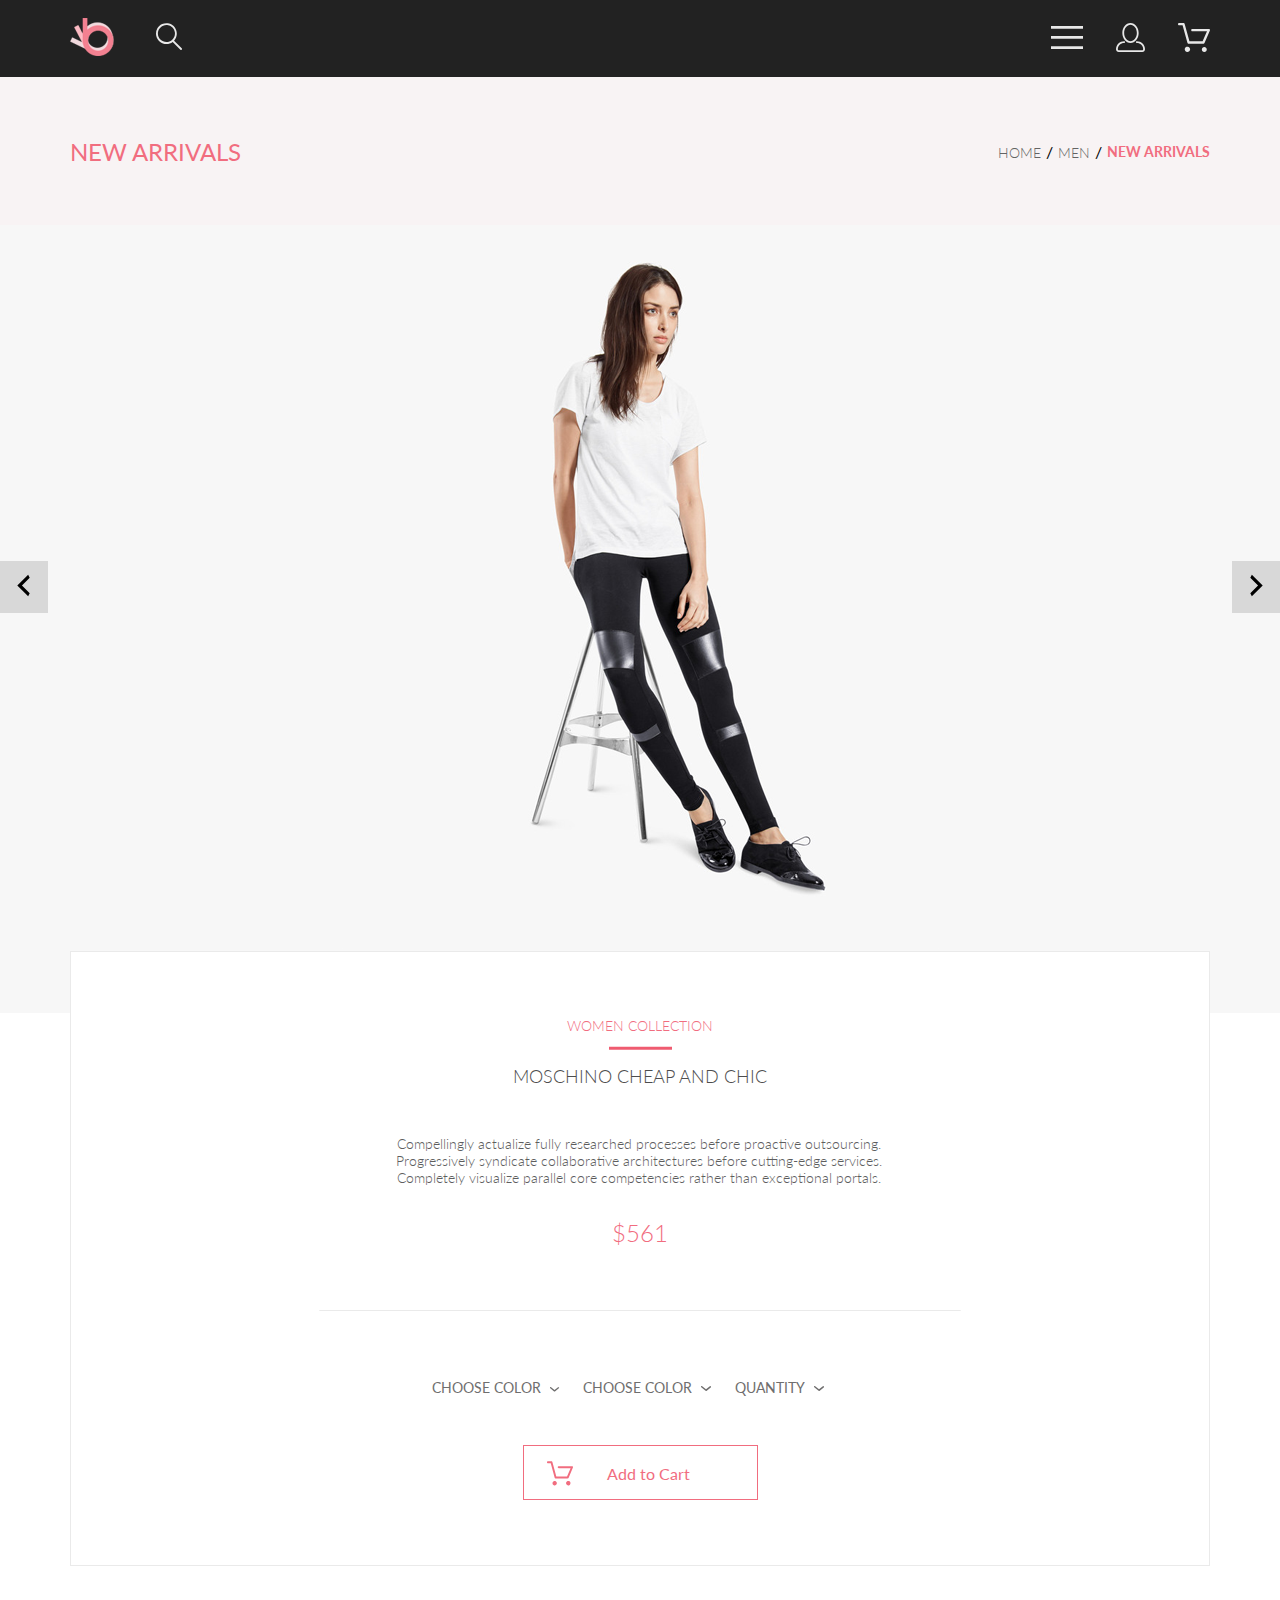
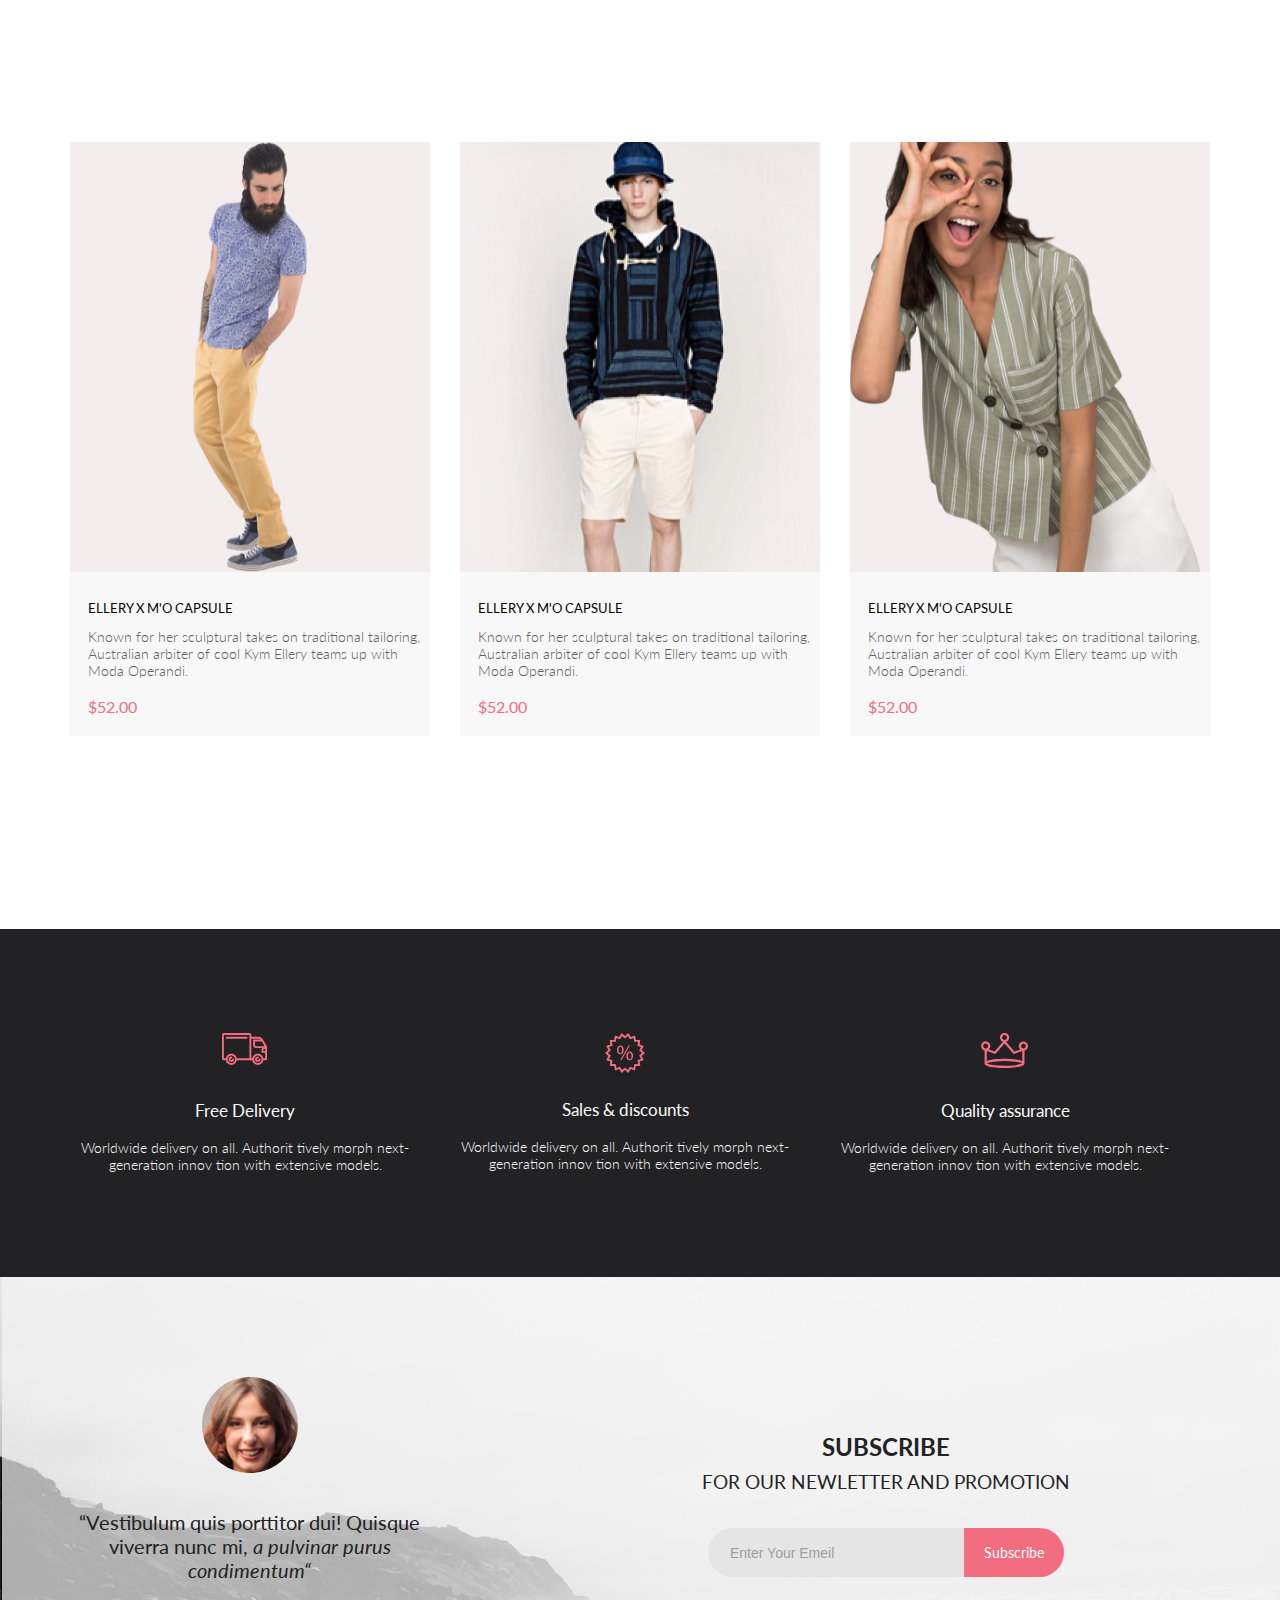
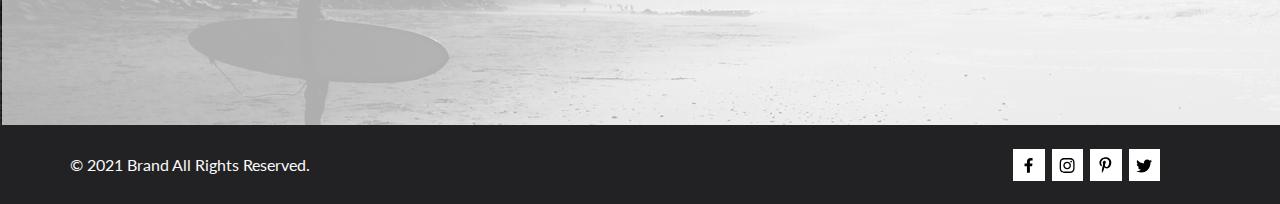
<file: product.html>
<!DOCTYPE html>
<html lang="en">
<head>
    <meta charset="UTF-8">
    <meta http-equiv="X-UA-Compatible" content="IE=edge">
    <meta name="viewport" content="width=device-width, initial-scale=1.0">
    <title>PRODUCT</title>
    <link rel="stylesheet" href="css/style.css">
    <link rel="preconnect" href="https://fonts.googleapis.com">
    <link rel="preconnect" href="https://fonts.gstatic.com" crossorigin>
    <link href="https://fonts.googleapis.com/css2?family=Lato:ital,wght@0,300;0,400;0,700;0,900;1,400&display=swap" rel="stylesheet">
</head>
<body>
    <!--HEADER-->
    <header class="header">
        <div class="container header_container">
            <div class="header_left">
               <a href="index.html" class="logo_link">
                   <img src="img/logo1.svg" alt="logo">
               </a>
               <button class="search_button">
                   <svg class="header_logo" width="27" height="28" viewBox="0 0 27 28" fill="none" xmlns="http://www.w3.org/2000/svg">
                       <path d="M19.0596 17.6259C20.6713 15.8658 21.6282 13.6048 21.7698 11.2225C21.9113 8.84018 21.2288 6.48173 19.8369 4.54318C18.445 2.60463 16.4285 1.20404 14.126 0.576619C11.8234 -0.0508009 9.3751 0.13316 7.19217 1.09761C5.00923 2.06205 3.22463 3.74825 2.13804 5.87302C1.05145 7.9978 0.729054 10.4318 1.225 12.7661C1.72094 15.1005 3.00501 17.1932 4.86158 18.6927C6.71814 20.1922 9.03413 21.0072 11.4206 21.0009C13.673 21.004 15.8645 20.27 17.6606 18.9109L25.4086 26.7179C25.4941 26.807 25.5965 26.8781 25.7099 26.927C25.8232 26.9759 25.9452 27.0017 26.0686 27.0029C26.1923 27.0033 26.3148 26.9782 26.4283 26.9292C26.5419 26.8801 26.6441 26.8082 26.7286 26.7179C26.9025 26.537 26.9997 26.2958 26.9997 26.0449C26.9997 25.794 26.9025 25.5528 26.7286 25.3719L19.0596 17.6259ZM2.88662 10.5009C2.89946 8.81563 3.41094 7.17187 4.35659 5.77685C5.30224 4.38183 6.63972 3.29801 8.20044 2.662C9.76115 2.02599 11.4752 1.86627 13.1266 2.20298C14.7779 2.53969 16.2926 3.35775 17.4797 4.55404C18.6668 5.75033 19.4732 7.27129 19.7972 8.92519C20.1212 10.5791 19.9483 12.2919 19.3002 13.8476C18.6522 15.4034 17.5581 16.7325 16.1559 17.6674C14.7536 18.6023 13.1059 19.1011 11.4206 19.1009C9.14916 19.0901 6.97482 18.1784 5.37484 16.566C3.77486 14.9537 2.87998 12.7724 2.88662 10.5009Z"/>
                       </svg>
               </button>
            </div>
            <div class="header_right">
               <button class="main_menu_button">
                   <svg class="header_logo" width="32" height="23" viewBox="0 0 32 23" fill="none" xmlns="http://www.w3.org/2000/svg">
                       <path d="M0 23V20.31H32V23H0ZM0 12.76V10.07H32V12.76H0ZM0 2.69V0H32V2.69H0Z"/>
                       </svg> </button>
               <nav class="main_menu main_menu_close"> <!--main_menu_open-->
                   <div class="main_menu_box">
                       <button class="main_menu_close_btn"><svg class="cross_menu" width="13" height="13" viewBox="0 0 13 13" fill="none" xmlns="http://www.w3.org/2000/svg">
                           <path d="M7.4158 6.00409L11.7158 1.71409C11.9041 1.52579 12.0099 1.27039 12.0099 1.00409C12.0099 0.73779 11.9041 0.482395 11.7158 0.294092C11.5275 0.105788 11.2721 0 11.0058 0C10.7395 0 10.4841 0.105788 10.2958 0.294092L6.0058 4.59409L1.7158 0.294092C1.52749 0.105788 1.2721 -1.9841e-09 1.0058 0C0.739497 1.9841e-09 0.484102 0.105788 0.295798 0.294092C0.107495 0.482395 0.0017066 0.73779 0.0017066 1.00409C0.0017066 1.27039 0.107495 1.52579 0.295798 1.71409L4.5958 6.00409L0.295798 10.2941C0.20207 10.3871 0.127676 10.4977 0.0769072 10.6195C0.0261385 10.7414 0 10.8721 0 11.0041C0 11.1361 0.0261385 11.2668 0.0769072 11.3887C0.127676 11.5105 0.20207 11.6211 0.295798 11.7141C0.388761 11.8078 0.499362 11.8822 0.621222 11.933C0.743081 11.9838 0.873786 12.0099 1.0058 12.0099C1.13781 12.0099 1.26852 11.9838 1.39038 11.933C1.51223 11.8822 1.62284 11.8078 1.7158 11.7141L6.0058 7.41409L10.2958 11.7141C10.3888 11.8078 10.4994 11.8822 10.6212 11.933C10.7431 11.9838 10.8738 12.0099 11.0058 12.0099C11.1378 12.0099 11.2685 11.9838 11.3904 11.933C11.5122 11.8822 11.6228 11.8078 11.7158 11.7141C11.8095 11.6211 11.8839 11.5105 11.9347 11.3887C11.9855 11.2668 12.0116 11.1361 12.0116 11.0041C12.0116 10.8721 11.9855 10.7414 11.9347 10.6195C11.8839 10.4977 11.8095 10.3871 11.7158 10.2941L7.4158 6.00409Z" fill="#6F6E6E"/>
                       </svg></button>
                       <p class="main_menu_tittle">MENU</p>
                       <ul class="main_menu_list">
                           <li class="main_menu_item">
                               <a href="catalog.html" class="main_menu_link">MAN</a> 
                               <ul class="main_submenu">
                                   <li class="main_submenu_item">
                                       <a href="product.html" class="main_submenu_link">Accesories</a> </li>
                                   <li class="main_submenu_item">
                                       <a href="product.html" class="main_submenu_link">Bags</a> </li>
                                   <li class="main_submenu_item">
                                       <a href="product.html" class="main_submenu_link">Denim</a> </li>
                                   <li class="main_submenu_item">
                                       <a href="product.html" class="main_submenu_link">T-Shirts</a> </li>
                               </ul>
                           </li>
                           <li class="main_menu_item">
                               <a href="catalog.html" class="main_menu_link">WOMAN</a> 
                               <ul class="main_submenu">
                                   <li class="main_submenu_item">
                                       <a href="product.html" class="main_submenu_link">Accessories</a> </li>
                                   <li class="main_submenu_item">
                                       <a href="product.html" class="main_submenu_link">Jackets & Coats</a> </li>
                                   <li class="main_submenu_item">
                                       <a href="product.html" class="main_submenu_link">Polos</a> </li>
                                   <li class="main_submenu_item">
                                       <a href="product.html" class="main_submenu_link">T-Shirts</a> </li>
                                   <li class="main_submenu_item">
                                       <a href="product.html" class="main_submenu_link">Shirts</a> </li>
                               </ul>
                           </li>
                           <li class="main_menu_item">
                               <a href="catalog.html" class="main_menu_link">KIDS</a> 
                               <ul class="main_submenu">
                                   <li class="main_submenu_item">
                                       <a href="product.html" class="main_submenu_link">Accessories</a> </li>
                                   <li class="main_submenu_item">
                                       <a href="product.html" class="main_submenu_link">Jackets & Coats</a> </li>
                                   <li class="main_submenu_item">
                                       <a href="product.html" class="main_submenu_link">Polos</a> </li>
                                   <li class="main_submenu_item">
                                       <a href="product.html" class="main_submenu_link">T-Shirts</a> </li>
                                   <li class="main_submenu_item">
                                       <a href="product.html" class="main_submenu_link">Shirts</a> </li>
                                   <li class="main_submenu_item">
                                       <a href="product.html" class="main_submenu_link">Bags</a> </li>
                               </ul>
                           </li>
                       </ul>
                   </div>
               </nav> <nav></nav>
           
               <a href="registration.html" class="registry_link invisible_min">
                   <svg class="header_logo" width="29" height="29" viewBox="0 0 29 29" fill="none" xmlns="http://www.w3.org/2000/svg">
                       <path d="M14.5 19.937C19 19.937 22.656 15.464 22.656 9.968C22.656 4.472 19 0 14.5 0C13.3631 0.0217413 12.2463 0.303398 11.2351 0.823397C10.2239 1.34339 9.34507 2.08794 8.66602 3C7.12663 4.99573 6.30819 7.45381 6.34399 9.974C6.34399 15.465 10 19.937 14.5 19.937ZM14.5 1.813C18 1.813 20.844 5.472 20.844 9.969C20.844 14.466 17.998 18.125 14.5 18.125C11.002 18.125 8.15603 14.465 8.15503 9.969C8.15403 5.473 11 1.813 14.5 1.813ZM20.844 18.125C20.6036 18.125 20.373 18.2205 20.203 18.3905C20.033 18.5605 19.9375 18.7911 19.9375 19.0315C19.9375 19.2719 20.033 19.5025 20.203 19.6725C20.373 19.8425 20.6036 19.938 20.844 19.938C22.526 19.9399 24.1386 20.6088 25.3279 21.7982C26.5172 22.9875 27.1861 24.6 27.188 26.282C27.1875 26.5221 27.0918 26.7523 26.922 26.9221C26.7522 27.0918 26.5221 27.1875 26.282 27.188H2.71997C2.47985 27.1875 2.24975 27.0918 2.07996 26.9221C1.91016 26.7523 1.81449 26.5221 1.81396 26.282C1.81608 24.6001 2.48517 22.9877 3.67444 21.7985C4.86371 20.6092 6.47608 19.9401 8.15796 19.938C8.39824 19.938 8.62868 19.8425 8.79858 19.6726C8.96849 19.5027 9.06396 19.2723 9.06396 19.032C9.06396 18.7917 8.96849 18.5613 8.79858 18.3914C8.62868 18.2215 8.39824 18.126 8.15796 18.126C5.99541 18.1279 3.92201 18.9875 2.39258 20.5164C0.863144 22.0453 0.00264777 24.1185 0 26.281C0.000794067 27.0019 0.287502 27.693 0.797241 28.2027C1.30698 28.7125 1.99811 28.9992 2.71899 29H26.282C27.0027 28.9989 27.6936 28.7121 28.2031 28.2024C28.7126 27.6927 28.9992 27.0017 29 26.281C28.9974 24.1187 28.1372 22.0457 26.6083 20.5168C25.0793 18.9878 23.0063 18.1276 20.844 18.125Z"/>
                       </svg>
               </a>
               <a href="cart.html" class="cart_link invisible_min">
                   <svg class="header_logo" width="32" height="29" viewBox="0 0 32 29" fill="none" xmlns="http://www.w3.org/2000/svg">
                       <path d="M26.2009 29C25.5532 28.9738 24.9415 28.6948 24.4972 28.2227C24.0529 27.7506 23.8114 27.1232 23.8245 26.475C23.8376 25.8269 24.1043 25.2097 24.5673 24.7559C25.0303 24.3022 25.6527 24.048 26.301 24.048C26.9493 24.048 27.5717 24.3022 28.0347 24.7559C28.4977 25.2097 28.7644 25.8269 28.7775 26.475C28.7906 27.1232 28.549 27.7506 28.1047 28.2227C27.6604 28.6948 27.0488 28.9738 26.401 29H26.2009ZM6.75293 26.32C6.75293 25.79 6.91011 25.2718 7.20459 24.8311C7.49907 24.3904 7.91764 24.0469 8.40735 23.844C8.89705 23.6412 9.43594 23.5881 9.95581 23.6915C10.4757 23.7949 10.9532 24.0502 11.328 24.425C11.7028 24.7998 11.9581 25.2773 12.0615 25.7972C12.1649 26.317 12.1118 26.8559 11.9089 27.3456C11.7061 27.8353 11.3626 28.2539 10.9219 28.5483C10.4812 28.8428 9.96304 29 9.43298 29C9.08087 29.0003 8.73212 28.9311 8.40674 28.7966C8.08136 28.662 7.78569 28.4646 7.53662 28.2158C7.28755 27.9669 7.09001 27.6713 6.9552 27.3461C6.82039 27.0208 6.75098 26.6721 6.75098 26.32H6.75293ZM10.553 20.686C10.2935 20.6868 10.0409 20.6024 9.83411 20.4457C9.62727 20.2891 9.47758 20.0689 9.40796 19.819L4.57495 2.36401H1.18201C0.868521 2.36401 0.567859 2.23947 0.346191 2.01781C0.124523 1.79614 0 1.49549 0 1.18201C0 0.868519 0.124523 0.567873 0.346191 0.346205C0.567859 0.124537 0.868521 5.81268e-06 1.18201 5.81268e-06H5.46301C5.7225 -0.00080736 5.97504 0.0837201 6.18176 0.240568C6.38848 0.397416 6.53784 0.617884 6.60693 0.868006L11.4399 18.323H24.6179L29.001 8.27501H14.401C14.2428 8.27961 14.0854 8.25242 13.9379 8.19507C13.7904 8.13771 13.6559 8.05134 13.5424 7.94108C13.4288 7.83082 13.3386 7.69891 13.277 7.55315C13.2154 7.40739 13.1836 7.25075 13.1836 7.0925C13.1836 6.93426 13.2154 6.77762 13.277 6.63186C13.3386 6.4861 13.4288 6.35419 13.5424 6.24393C13.6559 6.13367 13.7904 6.0473 13.9379 5.98994C14.0854 5.93259 14.2428 5.90541 14.401 5.91001H30.814C31.0097 5.90996 31.2022 5.95866 31.3744 6.05172C31.5465 6.14478 31.6928 6.27926 31.7999 6.44301C31.9078 6.60729 31.9734 6.79569 31.9908 6.99145C32.0083 7.18721 31.9771 7.38424 31.9 7.565L26.495 19.977C26.4026 20.1876 26.251 20.3668 26.0585 20.4927C25.866 20.6186 25.641 20.6858 25.411 20.686H10.553Z"/>
                       </svg>
               </a>
               
            </div>
        </div>
    </header>     
    <!--NAVIGATION-->
    <section class="navigation">
        <div class="container nav_container">
            <div class="new_arrivals">NEW ARRIVALS</div>
            <ul class="breadcrumb"> 
                <li><a class="home_men_bc" href="#">HOME</a></li>
                <li class="slash">/</li>
                <li><a class="home_men_bc" href="#">MEN</a></li>
                <li class="slash">/</li>
                <li><p class="new_arrivals_bc">NEW ARRIVALS</p></li>
            </ul>
        </div>
    </section>
    <!--PRODUCT-->
    <section class="products">
        <button class="slider left_slider"><svg class="slider_svg" width="13" height="23" viewBox="0 0 13 23" fill="none" xmlns="http://www.w3.org/2000/svg">
            <path d="M12.6998 3.7499L4.9498 11.4999L12.6998 19.2499L11.1498 22.3499L0.299805 11.4999L11.1498 0.649902L12.6998 3.7499Z" />
            </svg></button>    
        <img class="img_prod" src="img/product_pic.png" alt="product_pic">
        <button class="slider right_slider"><svg class="slider_svg" width="13" height="23" viewBox="0 0 13 23" fill="none" xmlns="http://www.w3.org/2000/svg">
            <path d="M0.299805 19.2499L8.0498 11.4999L0.299805 3.7499L1.8498 0.649902L12.6998 11.4999L1.8498 22.3499L0.299805 19.2499Z"/>
            </svg></button> 
    </section>

    <section class="descript">
        <div class="container descript_container">
            <p class="name_collection">WOMEN COLLECTION</p>
            <svg width="63" height="4" viewBox="0 0 63 4" fill="none" xmlns="http://www.w3.org/2000/svg">
                <path d="M63 0.786865H0V3.81225H63V0.786865Z" fill="#EF5B70"/>
                </svg>
            <p class="brand">MOSCHINO CHEAP AND CHIC</p>
            <p class="descript_text">Compellingly actualize fully researched processes before proactive outsourcing. Progressively syndicate collaborative architectures before cutting-edge services. Completely visualize parallel core competencies rather than exceptional portals. </p>
            <p class="price">$561</p>
            <div><svg class="line_prod" width="642" height="2" viewBox="0 0 642 2" fill="none" xmlns="http://www.w3.org/2000/svg">
                <path d="M0.5 1.49829H641.5H0.5Z" stroke="#EAEAEA" stroke-linejoin="round"/>
                </svg>
            </div>
            <div class="choose">
                <div class="choose_block">
                    <p class="choose_what">CHOOSE COLOR</p>
                    <button class="choose_btn"><svg class="arrow" width="10" height="5.5" viewBox="0 0 11 6" fill="none" xmlns="http://www.w3.org/2000/svg">
                    <path d="M5.00214 5.00214C4.83521 5.00247 4.67343 4.94433 4.54488 4.83782L0.258102 1.2655C0.112196 1.14422 0.0204417 0.969958 0.00302325 0.781035C-0.0143952 0.592112 0.0439493 0.404007 0.165221 0.258101C0.286493 0.112196 0.460759 0.0204417 0.649682 0.00302327C0.838605 -0.0143952 1.02671 0.043949 1.17262 0.165221L5.00214 3.36602L8.83167 0.279536C8.90475 0.220188 8.98884 0.175869 9.0791 0.149125C9.16937 0.122382 9.26403 0.113741 9.35764 0.1237C9.45126 0.133659 9.54198 0.162021 9.6246 0.207156C9.70722 0.252292 9.7801 0.313311 9.83906 0.386705C9.90449 0.460167 9.95405 0.546351 9.98462 0.639855C10.0152 0.733359 10.0261 0.83217 10.0167 0.930097C10.0073 1.02802 9.97784 1.12296 9.93005 1.20895C9.88227 1.29494 9.81723 1.37013 9.73904 1.42982L5.45225 4.88068C5.32002 4.97036 5.16154 5.01312 5.00214 5.00214Z"/>
                    </svg></button>
                </div>
                <div class="choose_block"><p class="choose_what">CHOOSE COLOR</p>
                <button class="choose_btn"><svg class="arrow" width="11" height="6" viewBox="0 0 11 6" fill="none" xmlns="http://www.w3.org/2000/svg">
                    <path d="M5.00214 5.00214C4.83521 5.00247 4.67343 4.94433 4.54488 4.83782L0.258102 1.2655C0.112196 1.14422 0.0204417 0.969958 0.00302325 0.781035C-0.0143952 0.592112 0.0439493 0.404007 0.165221 0.258101C0.286493 0.112196 0.460759 0.0204417 0.649682 0.00302327C0.838605 -0.0143952 1.02671 0.043949 1.17262 0.165221L5.00214 3.36602L8.83167 0.279536C8.90475 0.220188 8.98884 0.175869 9.0791 0.149125C9.16937 0.122382 9.26403 0.113741 9.35764 0.1237C9.45126 0.133659 9.54198 0.162021 9.6246 0.207156C9.70722 0.252292 9.7801 0.313311 9.83906 0.386705C9.90449 0.460167 9.95405 0.546351 9.98462 0.639855C10.0152 0.733359 10.0261 0.83217 10.0167 0.930097C10.0073 1.02802 9.97784 1.12296 9.93005 1.20895C9.88227 1.29494 9.81723 1.37013 9.73904 1.42982L5.45225 4.88068C5.32002 4.97036 5.16154 5.01312 5.00214 5.00214Z"/>
                    </svg></button>
                </div>
                <div class="choose_block"><p class="choose_what">QUANTITY</p>
                <button class="choose_btn"><svg class="arrow" width="11" height="6" viewBox="0 0 11 6" fill="none" xmlns="http://www.w3.org/2000/svg">
                    <path d="M5.00214 5.00214C4.83521 5.00247 4.67343 4.94433 4.54488 4.83782L0.258102 1.2655C0.112196 1.14422 0.0204417 0.969958 0.00302325 0.781035C-0.0143952 0.592112 0.0439493 0.404007 0.165221 0.258101C0.286493 0.112196 0.460759 0.0204417 0.649682 0.00302327C0.838605 -0.0143952 1.02671 0.043949 1.17262 0.165221L5.00214 3.36602L8.83167 0.279536C8.90475 0.220188 8.98884 0.175869 9.0791 0.149125C9.16937 0.122382 9.26403 0.113741 9.35764 0.1237C9.45126 0.133659 9.54198 0.162021 9.6246 0.207156C9.70722 0.252292 9.7801 0.313311 9.83906 0.386705C9.90449 0.460167 9.95405 0.546351 9.98462 0.639855C10.0152 0.733359 10.0261 0.83217 10.0167 0.930097C10.0073 1.02802 9.97784 1.12296 9.93005 1.20895C9.88227 1.29494 9.81723 1.37013 9.73904 1.42982L5.45225 4.88068C5.32002 4.97036 5.16154 5.01312 5.00214 5.00214Z"/>
                    </svg></button>
                </div>
                
            </div>

            <button class="add_to_cart_btn">
                <svg class="symb_cart_svg" width="27" height="25" viewBox="0 0 27 25" fill="none" xmlns="http://www.w3.org/2000/svg">
                    <path d="M5.49847 22.185C5.50635 21.752 5.64091 21.3309 5.88519 20.9748C6.12947 20.6186 6.47261 20.3431 6.87158 20.1828C7.27055 20.0226 7.7076 19.9848 8.12781 20.0741C8.54802 20.1635 8.93269 20.376 9.23358 20.685C9.53447 20.994 9.73817 21.3857 9.81909 21.811C9.90002 22.2363 9.85453 22.6763 9.68842 23.0756C9.52231 23.475 9.24296 23.8161 8.88538 24.0559C8.52779 24.2957 8.10791 24.4237 7.67847 24.4237C7.38955 24.4211 7.10399 24.3611 6.83807 24.2472C6.57216 24.1333 6.3311 23.9676 6.12866 23.7597C5.92623 23.5518 5.76639 23.3057 5.65826 23.0355C5.55013 22.7653 5.49584 22.4763 5.49847 22.185ZM21.3045 24.4237C20.8711 24.4303 20.4453 24.3087 20.0797 24.074C19.7141 23.8393 19.4247 23.5017 19.2471 23.103C19.0696 22.7042 19.0117 22.2618 19.0806 21.8303C19.1496 21.3988 19.3423 20.9971 19.6351 20.6748C19.9278 20.3524 20.3077 20.1236 20.728 20.0165C21.1482 19.9095 21.5903 19.929 21.9997 20.0724C22.4091 20.2159 22.7679 20.4771 23.0317 20.8238C23.2956 21.1706 23.453 21.5877 23.4845 22.0236C23.5269 22.6155 23.3369 23.2004 22.9555 23.6523C22.7706 23.8745 22.5436 24.0574 22.2877 24.1901C22.0319 24.3227 21.7524 24.4025 21.4655 24.4247L21.3045 24.4237ZM8.59351 17.4855C8.38116 17.4851 8.17488 17.414 8.00671 17.2833C7.83855 17.1525 7.71792 16.9694 7.66351 16.7624L3.73651 2.19527H0.978516C0.719001 2.19527 0.470064 2.09128 0.28656 1.90622C0.103056 1.72116 0 1.47018 0 1.20847C0 0.946764 0.103056 0.695782 0.28656 0.510726C0.470064 0.325669 0.719001 0.22168 0.978516 0.22168H4.45752C4.66982 0.222254 4.876 0.293463 5.04413 0.424184C5.21226 0.554905 5.33295 0.737883 5.38751 0.944787L9.31451 15.5119H20.0185L23.5765 7.12665H11.7185C11.459 7.12665 11.2101 7.02266 11.0266 6.83761C10.8431 6.65255 10.74 6.40157 10.74 6.13986C10.74 5.87815 10.8431 5.62717 11.0266 5.44211C11.2101 5.25705 11.459 5.15306 11.7185 5.15306H25.0535C25.2131 5.15352 25.3701 5.19451 25.5099 5.27223C25.6497 5.34995 25.7679 5.46195 25.8535 5.59784C25.9413 5.73569 25.9945 5.89303 26.0084 6.05627C26.0224 6.21951 25.9966 6.38368 25.9335 6.53465L21.5425 16.8935C21.469 17.0684 21.3462 17.2177 21.1895 17.3229C21.0327 17.4281 20.8488 17.4846 20.6605 17.4855H8.59351Z"/>
                    </svg>
                <span class="add_to_cart">Add to Cart</span>
            </button>
        </div>
    </section>
    <section class="product_items">
        <div class="container product_items_container">
            <ul class="card_items">
                <li class="card_box">
                    <img class="card_pic" src="img/fet4.png" alt="item">
                    <h3 class="card_heading">ELLERY X M'O CAPSULE</h3>
                    <p class="card_text">Known for her sculptural takes on traditional tailoring, Australian arbiter of cool Kym Ellery teams up with Moda Operandi.</p>
                    <p class="card_price">$52.00</p>
                </li>
                <li class="card_box invisible_min">
                    <img class="card_pic" src="img/fet3.png" alt="item">
                    <h3 class="card_heading">ELLERY X M'O CAPSULE</h3>
                    <p class="card_text">Known for her sculptural takes on traditional tailoring, Australian arbiter of cool Kym Ellery teams up with Moda Operandi.</p>
                    <p class="card_price">$52.00</p>
                </li>
                <li class="card_box invisible visible">
                    <img class="card_pic" src="img/fet6.png" alt="item">
                    <h3 class="card_heading">ELLERY X M'O CAPSULE</h3>
                    <p class="card_text">Known for her sculptural takes on traditional tailoring, Australian arbiter of cool Kym Ellery teams up with Moda Operandi.</p>
                    <p class="card_price">$52.00</p>
                </li>
            </ul>
        </div>
    </section>
        
    <section class="advantages">
        <div class="container adv_container">
            <a href="#" class="advcol car">
                <svg width="46" height="32" viewBox="0 0 46 32" fill="none" xmlns="http://www.w3.org/2000/svg">
                    <path d="M30.2873 27.2429H14.8103C14.6031 28.5509 13.936 29.742 12.929 30.6021C11.922 31.4621 10.6411 31.9346 9.31682 31.9346C7.99252 31.9346 6.71166 31.4621 5.70464 30.6021C4.69762 29.742 4.03052 28.5509 3.82332 27.2429H1.88631C1.39149 27.2397 0.918139 27.0404 0.570025 26.6887C0.221911 26.337 0.0274507 25.8618 0.0293142 25.3669V1.87695C0.0271852 1.38195 0.221516 0.906335 0.569658 0.554443C0.917801 0.202551 1.39131 0.00317363 1.88631 0H27.4373C27.9322 0.00317353 28.4056 0.202522 28.7536 0.554443C29.1016 0.906364 29.2957 1.38204 29.2933 1.87695V3.78198H36.4143C36.4947 3.78164 36.5747 3.79208 36.6523 3.81299C38.9523 4.01299 40.1093 5.2129 41.3293 7.2749L44.8883 13.3689C44.9732 13.5136 45.018 13.6782 45.0183 13.8459V26.304C45.0194 26.5515 44.9221 26.7892 44.7479 26.9651C44.5737 27.141 44.3369 27.2406 44.0893 27.2419H41.2753C41.0681 28.5499 40.401 29.741 39.394 30.6011C38.387 31.4611 37.1061 31.9336 35.7818 31.9336C34.4575 31.9336 33.1767 31.4611 32.1696 30.6011C31.1626 29.741 30.4955 28.5499 30.2883 27.2419L30.2873 27.2429ZM32.0653 26.304C32.0732 27.0369 32.2977 27.7511 32.7107 28.3567C33.1236 28.9623 33.7065 29.4322 34.3859 29.7073C35.0653 29.9824 35.811 30.0503 36.5289 29.9026C37.2469 29.7548 37.9051 29.398 38.4207 28.877C38.9363 28.3559 39.2862 27.6941 39.4265 26.9746C39.5667 26.2551 39.491 25.5103 39.2088 24.8337C38.9267 24.1572 38.4507 23.5794 37.8408 23.1729C37.2309 22.7663 36.5143 22.5491 35.7813 22.5488C34.791 22.5552 33.8436 22.9543 33.1469 23.6582C32.4503 24.3621 32.0613 25.3136 32.0653 26.304ZM5.60134 26.304C5.60923 27.0369 5.83376 27.7511 6.24669 28.3567C6.65962 28.9623 7.2425 29.4322 7.92192 29.7073C8.60135 29.9824 9.34697 30.0503 10.0649 29.9026C10.7829 29.7548 11.4411 29.398 11.9567 28.877C12.4723 28.3559 12.8222 27.6941 12.9625 26.9746C13.1027 26.2551 13.027 25.5103 12.7448 24.8337C12.4627 24.1572 11.9867 23.5794 11.3768 23.1729C10.7669 22.7663 10.0503 22.5491 9.31731 22.5488C8.32679 22.5549 7.37915 22.9537 6.6823 23.6577C5.98545 24.3617 5.59634 25.3134 5.60033 26.304H5.60134ZM41.2733 25.366H43.1593V19.7478H40.4233C40.3007 19.7473 40.1794 19.7227 40.0664 19.6753C39.9533 19.6279 39.8507 19.5585 39.7644 19.4714C39.6781 19.3843 39.6099 19.281 39.5635 19.1675C39.5172 19.054 39.4937 18.9324 39.4943 18.8098V16.9629C39.494 16.2423 39.7696 15.5488 40.2643 15.0249H33.8853C33.8081 15.0248 33.7312 15.015 33.6563 14.9958C32.9516 14.933 32.2961 14.6081 31.8194 14.0852C31.3428 13.5623 31.0798 12.8794 31.0823 12.1719V7.47192C31.0817 7.34927 31.1052 7.22758 31.1515 7.11401C31.1978 7.00044 31.2661 6.89725 31.3523 6.81006C31.4386 6.72286 31.5412 6.6535 31.6543 6.60596C31.7674 6.55841 31.8887 6.53361 32.0113 6.53296H38.4943C38.15 6.21428 37.7426 5.97123 37.2986 5.81982C36.8545 5.66842 36.3836 5.61187 35.9163 5.65381H29.2933V25.3618H30.2873C30.4945 24.0538 31.1616 22.8627 32.1687 22.0027C33.1757 21.1426 34.4565 20.6702 35.7808 20.6702C37.1051 20.6702 38.386 21.1426 39.393 22.0027C40.4 22.8627 41.0671 24.0538 41.2743 25.3618L41.2733 25.366ZM14.8093 25.366H27.4363V1.87598H1.88631V25.366H3.82332C4.03052 24.058 4.69762 22.8666 5.70464 22.0066C6.71166 21.1465 7.99252 20.6741 9.31682 20.6741C10.6411 20.6741 11.922 21.1465 12.929 22.0066C13.936 22.8666 14.6031 24.058 14.8103 25.366H14.8093ZM41.3513 16.9658V17.875H43.1593V16.0278H42.2803C42.0335 16.0294 41.7973 16.1288 41.6234 16.304C41.4495 16.4792 41.352 16.716 41.3523 16.9629L41.3513 16.9658ZM32.9383 12.1738C32.9372 12.4263 33.0363 12.6691 33.2139 12.8486C33.3914 13.0282 33.6328 13.13 33.8853 13.1318C33.9492 13.1316 34.0129 13.1384 34.0753 13.1519H42.6003L39.8343 8.41602H32.9343L32.9383 12.1738ZM33.0313 26.3059C33.0284 25.5734 33.3162 24.8695 33.8316 24.3489C34.3469 23.8283 35.0478 23.5333 35.7803 23.5288C36.0291 23.5288 36.2677 23.6278 36.4436 23.8037C36.6195 23.9796 36.7183 24.218 36.7183 24.4668C36.7183 24.7156 36.6195 24.9542 36.4436 25.1301C36.2677 25.306 36.0291 25.4048 35.7803 25.4048C35.602 25.4032 35.4272 25.4548 35.2782 25.5527C35.1291 25.6507 35.0125 25.7905 34.9432 25.9548C34.8738 26.1191 34.8548 26.3005 34.8887 26.4756C34.9225 26.6507 35.0076 26.8118 35.1331 26.9385C35.2586 27.0651 35.419 27.1516 35.5938 27.187C35.7686 27.2224 35.9499 27.2051 36.1149 27.1372C36.2798 27.0693 36.4208 26.9538 36.5201 26.8057C36.6193 26.6575 36.6723 26.4833 36.6723 26.3049C36.6723 26.0587 36.7701 25.8226 36.9443 25.6484C37.1184 25.4743 37.3546 25.3765 37.6008 25.3765C37.8471 25.3765 38.0832 25.4743 38.2574 25.6484C38.4315 25.8226 38.5293 26.0587 38.5293 26.3049C38.5293 27.0343 38.2396 27.7338 37.7239 28.2495C37.2081 28.7652 36.5087 29.0549 35.7793 29.0549C35.05 29.0549 34.3505 28.7652 33.8348 28.2495C33.319 27.7338 33.0293 27.0343 33.0293 26.3049L33.0313 26.3059ZM6.56731 26.3059C6.56438 25.5734 6.8522 24.8695 7.36757 24.3489C7.88294 23.8283 8.58378 23.5333 9.31633 23.5288C9.5651 23.5288 9.80369 23.6278 9.9796 23.8037C10.1555 23.9796 10.2543 24.218 10.2543 24.4668C10.2543 24.7156 10.1555 24.9542 9.9796 25.1301C9.80369 25.306 9.5651 25.4048 9.31633 25.4048C9.138 25.4032 8.96319 25.4548 8.81413 25.5527C8.66508 25.6507 8.54849 25.7905 8.47914 25.9548C8.4098 26.1191 8.39082 26.3005 8.42464 26.4756C8.45846 26.6507 8.54354 26.8118 8.66908 26.9385C8.79463 27.0651 8.95498 27.1516 9.12978 27.187C9.30458 27.2224 9.48595 27.2051 9.65087 27.1372C9.81579 27.0693 9.95683 26.9538 10.0561 26.8057C10.1553 26.6575 10.2083 26.4833 10.2083 26.3049C10.2083 26.0587 10.3061 25.8226 10.4803 25.6484C10.6544 25.4743 10.8906 25.3765 11.1368 25.3765C11.3831 25.3765 11.6193 25.4743 11.7934 25.6484C11.9675 25.8226 12.0653 26.0587 12.0653 26.3049C12.0653 27.0343 11.7756 27.7338 11.2599 28.2495C10.7441 28.7652 10.0447 29.0549 9.31532 29.0549C8.58598 29.0549 7.8865 28.7652 7.37078 28.2495C6.85505 27.7338 6.56532 27.0343 6.56532 26.3049L6.56731 26.3059ZM4.70934 5.65991C4.46056 5.65991 4.22198 5.56116 4.04607 5.38525C3.87016 5.20934 3.77132 4.9707 3.77132 4.72192C3.77132 4.47315 3.87016 4.2345 4.04607 4.05859C4.22198 3.88268 4.46056 3.78394 4.70934 3.78394H24.6093C24.8581 3.78394 25.0967 3.88268 25.2726 4.05859C25.4485 4.2345 25.5473 4.47315 25.5473 4.72192C25.5473 4.9707 25.4485 5.20934 25.2726 5.38525C25.0967 5.56116 24.8581 5.65991 24.6093 5.65991H4.70934Z"/>
                </svg>                
                <p class="adv_delivery">Free Delivery</p> 
                <p class="adv_text">Worldwide delivery on all. Authorit tively morph next-generation innov tion with extensive models.</p>
            </a>
            <a href="#" class="advcol percent">
                <svg width="40" height="40" viewBox="0 0 40 40" fill="none" xmlns="http://www.w3.org/2000/svg">
                    <path d="M19.994 37.0239L16.523 39.9238L14.235 36.0039L9.995 37.5159L9.17297 33.0359L4.67999 32.991L5.41199 28.491L1.20398 26.8909L3.414 22.925L0 19.96L3.41199 16.9929L1.20203 13.0278L5.41101 11.428L4.67798 6.93286L9.172 6.88892L9.99402 2.40894L14.234 3.91992L16.522 0L19.993 2.8999L23.464 0L25.753 3.9209L29.993 2.40894L30.814 6.88989L35.308 6.93481L34.576 11.4299L38.784 13.03L36.574 16.9958L39.986 19.9609L36.574 22.928L38.783 26.894L34.574 28.4939L35.307 32.988L30.812 33.033L29.991 37.5139L25.753 36.0029L23.464 39.9229L19.994 37.0239ZM21.2 35.541L22.961 37.012L24.122 35.022L24.914 33.666L26.382 34.189L28.533 34.957L28.95 32.6838L29.235 31.1289L30.796 31.113L33.078 31.092L32.706 28.8098L32.452 27.25L33.911 26.696L36.045 25.8828L34.925 23.873L34.159 22.498L35.342 21.4709L37.076 19.9609L35.343 18.4609L34.16 17.4319L34.926 16.0559L36.047 14.0449L33.913 13.2339L32.454 12.6809L32.709 11.1208L33.081 8.83984L30.799 8.81689L29.239 8.80103L28.954 7.24683L28.538 4.97388L26.386 5.74097L24.918 6.26392L24.125 4.90698L22.963 2.91699L21.201 4.38794L19.996 5.39282L18.791 4.38794L17.03 2.91699L15.869 4.90601L15.077 6.26294L13.608 5.73999L11.458 4.97192L11.04 7.24585L10.755 8.80005L9.19501 8.81592L6.914 8.83789L7.28601 11.1199L7.53998 12.678L6.08099 13.2329L3.94598 14.0439L5.06702 16.0549L5.83301 17.4299L4.65002 18.459L2.91602 19.967L4.64899 21.4739L5.83197 22.5029L5.06598 23.8779L3.94501 25.8879L6.078 26.698L7.53802 27.2529L7.28302 28.812L6.91199 31.0959L9.19299 31.1189L10.753 31.135L11.038 32.6899L11.455 34.9619L13.607 34.1948L15.076 33.6719L15.868 35.0288L17.03 37.019L18.791 35.5479L19.996 34.543L21.2 35.541ZM21.318 23.02C21.318 20.093 22.883 18.4648 24.777 18.4648C26.783 18.4648 28.077 20.0279 28.077 22.7949C28.077 25.8539 26.492 27.3718 24.662 27.3718C22.883 27.3718 21.338 25.922 21.318 23.02ZM22.839 22.9319C22.816 24.7829 23.521 26.1899 24.711 26.1899C25.988 26.1899 26.561 24.8049 26.561 22.8899C26.561 21.1249 26.054 19.6528 24.711 19.6528C23.5 19.6488 22.839 21.1029 22.839 22.9309V22.9319ZM15.194 27.332L23.609 12.613H24.842L16.427 27.332H15.194ZM11.979 16.99C11.979 14.09 13.542 12.458 15.437 12.458C17.437 12.458 18.763 14.022 18.763 16.79C18.763 19.848 17.177 21.365 15.327 21.365C13.544 21.365 12 19.915 11.979 16.991V16.99ZM13.521 16.9238C13.477 18.7748 14.162 20.1809 15.371 20.1829C16.648 20.1829 17.221 18.7988 17.221 16.8828C17.221 15.1168 16.714 13.645 15.371 13.645C14.162 13.642 13.521 15.092 13.521 16.925V16.9238Z"/>
                </svg>
                <p class="adv_sales">Sales & discounts</p> 
                <p class="adv_text">Worldwide delivery on all. Authorit tively morph next-generation innov tion with extensive models.</p>
            </a>
            <a href="#" class="advcol crown">
                <svg width="48" height="35" viewBox="0 0 48 35" fill="none" xmlns="http://www.w3.org/2000/svg">
                    <path d="M42.3938 8.53564C41.1774 8.52335 40.0058 8.99349 39.1351 9.84302C38.2644 10.6925 37.7655 11.8522 37.7479 13.0686C37.751 13.7086 37.892 14.3405 38.1612 14.9211C38.4304 15.5018 38.8215 16.0176 39.3079 16.4336L33.4479 18.4888L25.1089 8.80566C26.0042 8.50693 26.784 7.93646 27.3396 7.17358C27.8953 6.41071 28.1992 5.49331 28.2089 4.54956C28.1837 3.33432 27.6832 2.17743 26.8149 1.3269C25.9465 0.476377 24.7794 0 23.5639 0C22.3484 0 21.1813 0.476377 20.3129 1.3269C19.4446 2.17743 18.9441 3.33432 18.9189 4.54956C18.9285 5.48395 19.2261 6.39274 19.771 7.15186C20.316 7.91097 21.0817 8.48368 21.9639 8.79175L13.6119 18.4917L7.75396 16.4368C8.24003 16.0206 8.63074 15.5045 8.89959 14.9238C9.16843 14.3432 9.30908 13.7116 9.31194 13.0718C9.33497 12.195 9.10937 11.3296 8.6613 10.5757C8.21324 9.82172 7.56095 9.2099 6.77983 8.81104C5.99872 8.41217 5.12072 8.2424 4.24724 8.32153C3.37376 8.40067 2.54051 8.72555 1.8438 9.2583C1.14709 9.79105 0.61538 10.5101 0.310108 11.3323C0.00483695 12.1545 -0.0615238 13.0462 0.118702 13.9045C0.298928 14.7629 0.718349 15.5526 1.32854 16.1826C1.93873 16.8126 2.7148 17.2571 3.56694 17.4646V29.7556C3.5743 29.8376 3.59101 29.9184 3.61687 29.9966C3.58394 30.1233 3.56721 30.2538 3.56694 30.3848C3.56694 34.7968 21.4859 34.9268 23.5289 34.9268C25.5719 34.9268 43.4909 34.7978 43.4909 30.3848C43.4902 30.2539 43.4733 30.1234 43.4408 29.9966C43.4685 29.9189 43.4853 29.8379 43.4909 29.7556V17.4646C44.5898 17.2244 45.5595 16.5828 46.2103 15.6653C46.861 14.7478 47.1458 13.6204 47.0091 12.5039C46.8724 11.3874 46.3239 10.3621 45.471 9.62866C44.6181 8.89526 43.5223 8.50653 42.3979 8.53857L42.3938 8.53564ZM21.1749 4.55176C21.1633 4.07755 21.2934 3.61062 21.5485 3.21069C21.8036 2.81076 22.172 2.49591 22.6069 2.3064C23.0417 2.11688 23.5232 2.06132 23.9898 2.14673C24.4564 2.23214 24.887 2.45463 25.2265 2.78589C25.566 3.11715 25.7991 3.542 25.8959 4.00635C25.9928 4.4707 25.9491 4.95345 25.7703 5.39282C25.5916 5.8322 25.2859 6.20831 24.8924 6.47314C24.4988 6.73798 24.0353 6.8795 23.561 6.87964C22.9362 6.88605 22.3343 6.64481 21.8871 6.2085C21.44 5.77218 21.1838 5.17647 21.1749 4.55176ZM13.5849 20.8276C13.8019 20.9026 14.0362 20.9113 14.2581 20.8525C14.48 20.7938 14.6794 20.6701 14.8309 20.4976L23.5309 10.3977L32.2309 20.4976C32.3821 20.6702 32.5813 20.7938 32.803 20.8528C33.0248 20.9117 33.2589 20.9033 33.4759 20.8286L41.2339 18.1038V28.0408C36.3489 25.9188 25.1249 25.8406 23.5339 25.8406C21.9429 25.8406 10.7149 25.9198 5.83391 28.0408V18.1038L13.5849 20.8276ZM23.5279 32.7166C14.8279 32.7166 9.27888 31.7057 6.97087 30.8547C6.6198 30.7373 6.28407 30.578 5.97087 30.3806C6.69287 29.8596 9.03194 29.1487 12.9369 28.6487C19.9723 27.844 27.0765 27.844 34.1119 28.6487C38.0119 29.1487 40.357 29.8596 41.077 30.3806C40.7663 30.5794 40.4321 30.7388 40.082 30.8547C37.78 31.7037 32.2359 32.7166 23.5279 32.7166ZM2.28093 13.0686C2.2698 12.5945 2.40025 12.1279 2.65557 11.7283C2.91089 11.3286 3.27952 11.0139 3.71441 10.8247C4.14929 10.6355 4.63063 10.5801 5.0971 10.6658C5.56356 10.7514 5.99399 10.9743 6.3333 11.3057C6.67261 11.637 6.90543 12.0618 7.00212 12.5261C7.09882 12.9904 7.05498 13.4731 6.87615 13.9124C6.69732 14.3516 6.39159 14.7277 5.9981 14.9924C5.6046 15.2572 5.14118 15.3986 4.66692 15.3987C4.04176 15.4054 3.43941 15.1638 2.99212 14.7271C2.54482 14.2903 2.28911 13.6937 2.28093 13.0686ZM42.3938 15.3987C41.9359 15.3875 41.4914 15.2414 41.116 14.9788C40.7406 14.7162 40.451 14.3487 40.2834 13.9224C40.1158 13.496 40.0776 13.0297 40.1738 12.5818C40.2699 12.1339 40.496 11.7241 40.8238 11.4041C41.1516 11.084 41.5664 10.8677 42.0165 10.7822C42.4666 10.6968 42.9319 10.7459 43.3542 10.9236C43.7765 11.1013 44.137 11.3997 44.3906 11.7812C44.6442 12.1628 44.7796 12.6105 44.78 13.0686C44.7713 13.6935 44.5153 14.2895 44.068 14.7261C43.6208 15.1626 43.0188 15.4041 42.3938 15.3977V15.3987Z"/>
                </svg>                
                <p class="adv_qual">Quality assurance</p> 
                <p class="adv_text">Worldwide delivery on all. Authorit tively morph next-generation innov tion with extensive models.</p>
            </a>
        </div>
    </section>
    <!--FEEDBACK&SUBSCRIBE-->
    <section class="feedback_subscribe">
        <div class="container fs_container">
            <div class="feedback">
                <img src="img/Intersect.svg" alt="girl">
                <p class="feedback_text">“Vestibulum quis porttitor dui! Quisque viverra nunc mi, <span class="fb_italic">a pulvinar purus condimentum“</span> </p>
            </div>
            <div class="subscribe">
                <p><span class="sbscrb">SUBSCRIBE</span>  <br>
                    FOR OUR NEWLETTER AND PROMOTION</p>
                <form action="#">
                    <div class="form">
                        <input class="pole" type="email" placeholder="Enter Your Emeil">
                        <button class="btn_sbscrb">Subscribe</button>
                    </div>
                </form>
            </div>
        </div>
    </section>
    <!--FOOTER-->
    <footer class="footer">
        <div class="container footer_container">
            <p class="copy">&copy; 2021  Brand  All Rights Reserved.</p>
            <div class="footer_symbols">
                <a class="socials" href="#"><svg class="symb_svg" width="9" height="15" viewBox="0 0 9 15" fill="none" xmlns="http://www.w3.org/2000/svg">
                    <path d="M8.08836 8.28L8.50686 5.61602H5.89022V3.88729C5.89022 3.15847 6.25574 2.44806 7.42765 2.44806H8.61722V0.179975C8.61722 0.179975 7.53772 0 6.50561 0C4.35073 0 2.9422 1.27593 2.9422 3.5857V5.61602H0.546875V8.28H2.9422V14.72H5.89022V8.28H8.08836Z"/>
                    </svg>
                </a>
                <a class="socials" href=""><svg class="symb_svg" width="16" height="15" viewBox="0 0 16 15" fill="none" xmlns="http://www.w3.org/2000/svg">
                    <path d="M8.13897 3.68159C6.02383 3.68159 4.31774 5.38491 4.31774 7.49663C4.31774 9.60835 6.02383 11.3117 8.13897 11.3117C10.2541 11.3117 11.9602 9.60835 11.9602 7.49663C11.9602 5.38491 10.2541 3.68159 8.13897 3.68159ZM8.13897 9.9769C6.77211 9.9769 5.65467 8.8646 5.65467 7.49663C5.65467 6.12866 6.76878 5.01636 8.13897 5.01636C9.50915 5.01636 10.6233 6.12866 10.6233 7.49663C10.6233 8.8646 9.50583 9.9769 8.13897 9.9769ZM13.0078 3.52554C13.0078 4.02026 12.6087 4.41538 12.1165 4.41538C11.621 4.41538 11.2252 4.01694 11.2252 3.52554C11.2252 3.03413 11.6243 2.63569 12.1165 2.63569C12.6087 2.63569 13.0078 3.03413 13.0078 3.52554ZM15.5386 4.42866C15.4821 3.23667 15.2094 2.18081 14.3347 1.31089C13.4634 0.440967 12.4058 0.168701 11.2119 0.108936C9.9814 0.039209 6.29321 0.039209 5.0627 0.108936C3.8721 0.165381 2.81453 0.437646 1.93987 1.30757C1.06522 2.17749 0.795836 3.23335 0.735973 4.42534C0.666134 5.65386 0.666134 9.33608 0.735973 10.5646C0.79251 11.7566 1.06522 12.8124 1.93987 13.6824C2.81453 14.5523 3.86878 14.8246 5.0627 14.8843C6.29321 14.9541 9.9814 14.9541 11.2119 14.8843C12.4058 14.8279 13.4634 14.5556 14.3347 13.6824C15.2061 12.8124 15.4788 11.7566 15.5386 10.5646C15.6085 9.33608 15.6085 5.65718 15.5386 4.42866ZM13.949 11.8828C13.6895 12.5335 13.1874 13.0349 12.5322 13.2972C11.5511 13.6857 9.22314 13.596 8.13897 13.596C7.05479 13.596 4.72348 13.6824 3.74573 13.2972C3.09389 13.0382 2.59171 12.5369 2.32898 11.8828C1.93987 10.9033 2.02967 8.57905 2.02967 7.49663C2.02967 6.41421 1.9432 4.08667 2.32898 3.1105C2.58838 2.45972 3.09056 1.95835 3.74573 1.69604C4.7268 1.30757 7.05479 1.39722 8.13897 1.39722C9.22314 1.39722 11.5545 1.31089 12.5322 1.69604C13.184 1.95503 13.6862 2.4564 13.949 3.1105C14.3381 4.08999 14.2483 6.41421 14.2483 7.49663C14.2483 8.57905 14.3381 10.9066 13.949 11.8828Z"/>
                    </svg>
                </a>
                <a class="socials" href="#"><svg class="symb_svg" width="13" height="16" viewBox="0 0 13 16" fill="none" xmlns="http://www.w3.org/2000/svg">
                    <path d="M6.74032 0.203125C3.55564 0.203125 0.408203 2.34063 0.408203 5.8C0.408203 8 1.63738 9.25 2.38233 9.25C2.68963 9.25 2.86655 8.3875 2.86655 8.14375C2.86655 7.85313 2.13091 7.23438 2.13091 6.025C2.13091 3.5125 4.03055 1.73125 6.4889 1.73125C8.60271 1.73125 10.1671 2.94062 10.1671 5.1625C10.1671 6.82187 9.50597 9.93437 7.36422 9.93437C6.59133 9.93437 5.93018 9.37187 5.93018 8.56563C5.93018 7.38438 6.74963 6.24062 6.74963 5.02187C6.74963 2.95312 3.835 3.32812 3.835 5.82812C3.835 6.35313 3.90018 6.93437 4.13298 7.4125C3.70463 9.26875 2.82931 12.0344 2.82931 13.9469C2.82931 14.5375 2.91311 15.1188 2.96899 15.7094C3.07452 15.8281 3.02175 15.8156 3.18316 15.7563C4.74757 13.6 4.69169 13.1781 5.3994 10.3562C5.78119 11.0875 6.76826 11.4812 7.55046 11.4812C10.8469 11.4812 12.3275 8.24688 12.3275 5.33125C12.3275 2.22813 9.66427 0.203125 6.74032 0.203125Z"/>
                    </svg>
                </a>
                <a class="socials" href="#"><svg class="symb_svg" width="17" height="14" viewBox="0 0 17 14" fill="none" xmlns="http://www.w3.org/2000/svg">
                    <path d="M14.417 3.74052C14.427 3.88264 14.427 4.0248 14.427 4.16692C14.427 8.50192 11.1498 13.4969 5.15986 13.4969C3.31448 13.4969 1.60022 12.9588 0.158203 12.0248C0.420396 12.0552 0.67247 12.0654 0.944752 12.0654C2.46741 12.0654 3.8691 11.5476 4.98843 10.6644C3.5565 10.6339 2.3565 9.68977 1.94305 8.39027C2.14475 8.4207 2.34642 8.44102 2.5582 8.44102C2.85063 8.44102 3.14308 8.40039 3.41533 8.32936C1.92291 8.02477 0.803551 6.70498 0.803551 5.11108V5.07048C1.23715 5.31414 1.74139 5.46642 2.2758 5.4867C1.39849 4.89786 0.823727 3.8928 0.823727 2.75573C0.823727 2.14661 0.985041 1.58823 1.26741 1.10092C2.87077 3.09077 5.28086 4.39023 7.98334 4.53239C7.93293 4.28873 7.90266 4.03495 7.90266 3.78114C7.90266 1.97402 9.35477 0.501953 11.1598 0.501953C12.0976 0.501953 12.9446 0.897891 13.5396 1.53748C14.2757 1.39536 14.9816 1.12123 15.6068 0.745609C15.3648 1.50705 14.8505 2.14664 14.1749 2.5527C14.8304 2.48167 15.4657 2.29889 16.0505 2.04511C15.6069 2.69483 15.0522 3.27348 14.417 3.74052Z"/>
                    </svg></a>
            </div>
        </div>
    </footer>
</body>
</html>
</file>
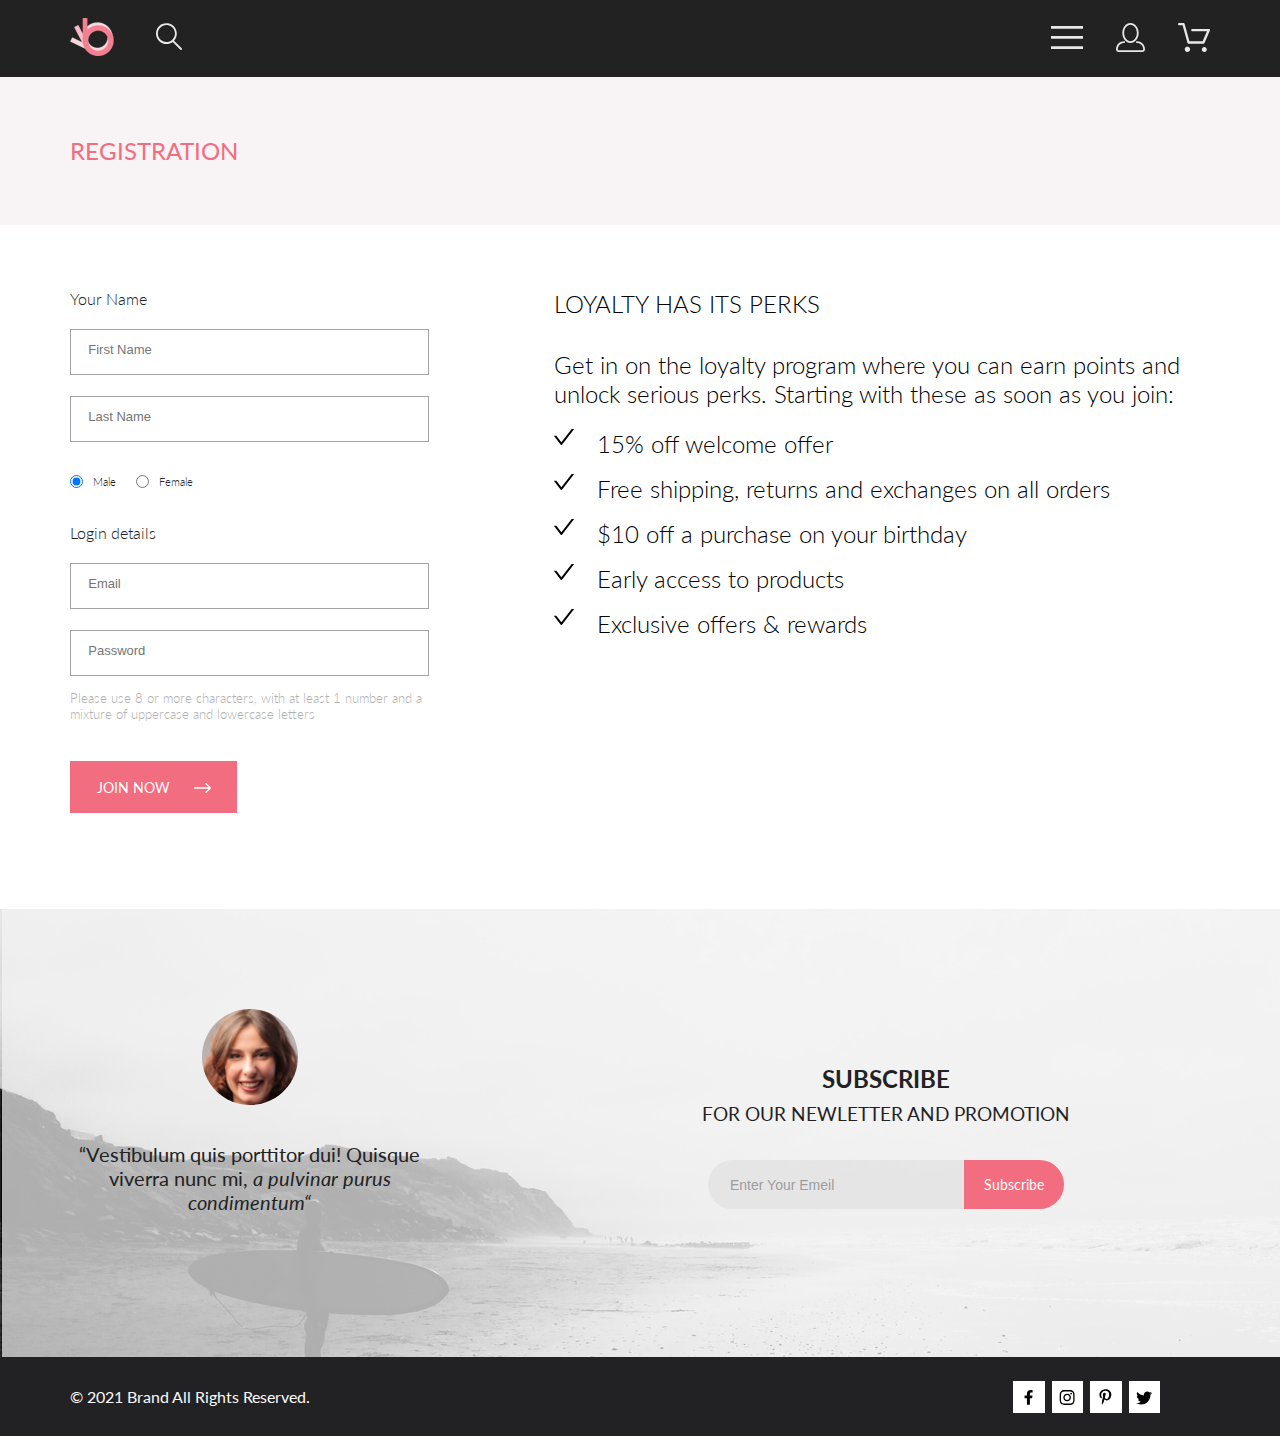
<file: registration.html>
<!DOCTYPE html>
<html lang="en">
<head>
    <meta charset="UTF-8">
    <meta http-equiv="X-UA-Compatible" content="IE=edge">
    <meta name="viewport" content="width=device-width, initial-scale=1.0">
    <title>REGISTRATION</title>
    <link rel="stylesheet" href="css/style.css">
    <link rel="preconnect" href="https://fonts.googleapis.com">
    <link rel="preconnect" href="https://fonts.gstatic.com" crossorigin>
    <link href="https://fonts.googleapis.com/css2?family=Lato:ital,wght@0,300;0,400;0,700;0,900;1,400&display=swap" rel="stylesheet">
</head>
<body>
    <!--HEADER-->
    <header class="header">
        <div class="container header_container">
            <div class="header_left">
               <a href="index.html" class="logo_link">
                   <img src="img/logo1.svg" alt="logo">
               </a>
               <button class="search_button">
                   <svg class="header_logo" width="27" height="28" viewBox="0 0 27 28" fill="none" xmlns="http://www.w3.org/2000/svg">
                       <path d="M19.0596 17.6259C20.6713 15.8658 21.6282 13.6048 21.7698 11.2225C21.9113 8.84018 21.2288 6.48173 19.8369 4.54318C18.445 2.60463 16.4285 1.20404 14.126 0.576619C11.8234 -0.0508009 9.3751 0.13316 7.19217 1.09761C5.00923 2.06205 3.22463 3.74825 2.13804 5.87302C1.05145 7.9978 0.729054 10.4318 1.225 12.7661C1.72094 15.1005 3.00501 17.1932 4.86158 18.6927C6.71814 20.1922 9.03413 21.0072 11.4206 21.0009C13.673 21.004 15.8645 20.27 17.6606 18.9109L25.4086 26.7179C25.4941 26.807 25.5965 26.8781 25.7099 26.927C25.8232 26.9759 25.9452 27.0017 26.0686 27.0029C26.1923 27.0033 26.3148 26.9782 26.4283 26.9292C26.5419 26.8801 26.6441 26.8082 26.7286 26.7179C26.9025 26.537 26.9997 26.2958 26.9997 26.0449C26.9997 25.794 26.9025 25.5528 26.7286 25.3719L19.0596 17.6259ZM2.88662 10.5009C2.89946 8.81563 3.41094 7.17187 4.35659 5.77685C5.30224 4.38183 6.63972 3.29801 8.20044 2.662C9.76115 2.02599 11.4752 1.86627 13.1266 2.20298C14.7779 2.53969 16.2926 3.35775 17.4797 4.55404C18.6668 5.75033 19.4732 7.27129 19.7972 8.92519C20.1212 10.5791 19.9483 12.2919 19.3002 13.8476C18.6522 15.4034 17.5581 16.7325 16.1559 17.6674C14.7536 18.6023 13.1059 19.1011 11.4206 19.1009C9.14916 19.0901 6.97482 18.1784 5.37484 16.566C3.77486 14.9537 2.87998 12.7724 2.88662 10.5009Z"/>
                       </svg>
               </button>
            </div>
            <div class="header_right">
               <button class="main_menu_button">
                   <svg class="header_logo" width="32" height="23" viewBox="0 0 32 23" fill="none" xmlns="http://www.w3.org/2000/svg">
                       <path d="M0 23V20.31H32V23H0ZM0 12.76V10.07H32V12.76H0ZM0 2.69V0H32V2.69H0Z"/>
                       </svg> </button>
               <nav class="main_menu main_menu_close"> <!--main_menu_open-->
                   <div class="main_menu_box">
                       <button class="main_menu_close_btn"><svg class="cross_menu" width="13" height="13" viewBox="0 0 13 13" fill="none" xmlns="http://www.w3.org/2000/svg">
                           <path d="M7.4158 6.00409L11.7158 1.71409C11.9041 1.52579 12.0099 1.27039 12.0099 1.00409C12.0099 0.73779 11.9041 0.482395 11.7158 0.294092C11.5275 0.105788 11.2721 0 11.0058 0C10.7395 0 10.4841 0.105788 10.2958 0.294092L6.0058 4.59409L1.7158 0.294092C1.52749 0.105788 1.2721 -1.9841e-09 1.0058 0C0.739497 1.9841e-09 0.484102 0.105788 0.295798 0.294092C0.107495 0.482395 0.0017066 0.73779 0.0017066 1.00409C0.0017066 1.27039 0.107495 1.52579 0.295798 1.71409L4.5958 6.00409L0.295798 10.2941C0.20207 10.3871 0.127676 10.4977 0.0769072 10.6195C0.0261385 10.7414 0 10.8721 0 11.0041C0 11.1361 0.0261385 11.2668 0.0769072 11.3887C0.127676 11.5105 0.20207 11.6211 0.295798 11.7141C0.388761 11.8078 0.499362 11.8822 0.621222 11.933C0.743081 11.9838 0.873786 12.0099 1.0058 12.0099C1.13781 12.0099 1.26852 11.9838 1.39038 11.933C1.51223 11.8822 1.62284 11.8078 1.7158 11.7141L6.0058 7.41409L10.2958 11.7141C10.3888 11.8078 10.4994 11.8822 10.6212 11.933C10.7431 11.9838 10.8738 12.0099 11.0058 12.0099C11.1378 12.0099 11.2685 11.9838 11.3904 11.933C11.5122 11.8822 11.6228 11.8078 11.7158 11.7141C11.8095 11.6211 11.8839 11.5105 11.9347 11.3887C11.9855 11.2668 12.0116 11.1361 12.0116 11.0041C12.0116 10.8721 11.9855 10.7414 11.9347 10.6195C11.8839 10.4977 11.8095 10.3871 11.7158 10.2941L7.4158 6.00409Z" fill="#6F6E6E"/>
                       </svg></button>
                       <p class="main_menu_tittle">MENU</p>
                       <ul class="main_menu_list">
                           <li class="main_menu_item">
                               <a href="catalog.html" class="main_menu_link">MAN</a> 
                               <ul class="main_submenu">
                                   <li class="main_submenu_item">
                                       <a href="product.html" class="main_submenu_link">Accesories</a> </li>
                                   <li class="main_submenu_item">
                                       <a href="product.html" class="main_submenu_link">Bags</a> </li>
                                   <li class="main_submenu_item">
                                       <a href="product.html" class="main_submenu_link">Denim</a> </li>
                                   <li class="main_submenu_item">
                                       <a href="product.html" class="main_submenu_link">T-Shirts</a> </li>
                               </ul>
                           </li>
                           <li class="main_menu_item">
                               <a href="catalog.html" class="main_menu_link">WOMAN</a> 
                               <ul class="main_submenu">
                                   <li class="main_submenu_item">
                                       <a href="product.html" class="main_submenu_link">Accessories</a> </li>
                                   <li class="main_submenu_item">
                                       <a href="product.html" class="main_submenu_link">Jackets & Coats</a> </li>
                                   <li class="main_submenu_item">
                                       <a href="product.html" class="main_submenu_link">Polos</a> </li>
                                   <li class="main_submenu_item">
                                       <a href="product.html" class="main_submenu_link">T-Shirts</a> </li>
                                   <li class="main_submenu_item">
                                       <a href="product.html" class="main_submenu_link">Shirts</a> </li>
                               </ul>
                           </li>
                           <li class="main_menu_item">
                               <a href="catalog.html" class="main_menu_link">KIDS</a> 
                               <ul class="main_submenu">
                                   <li class="main_submenu_item">
                                       <a href="product.html" class="main_submenu_link">Accessories</a> </li>
                                   <li class="main_submenu_item">
                                       <a href="product.html" class="main_submenu_link">Jackets & Coats</a> </li>
                                   <li class="main_submenu_item">
                                       <a href="product.html" class="main_submenu_link">Polos</a> </li>
                                   <li class="main_submenu_item">
                                       <a href="product.html" class="main_submenu_link">T-Shirts</a> </li>
                                   <li class="main_submenu_item">
                                       <a href="product.html" class="main_submenu_link">Shirts</a> </li>
                                   <li class="main_submenu_item">
                                       <a href="product.html" class="main_submenu_link">Bags</a> </li>
                               </ul>
                           </li>
                       </ul>
                   </div>
               </nav> <nav></nav>
               
               <a href="registration.html" class="registry_link invisible_min">
                   <svg class="header_logo" width="29" height="29" viewBox="0 0 29 29" fill="none" xmlns="http://www.w3.org/2000/svg">
                       <path d="M14.5 19.937C19 19.937 22.656 15.464 22.656 9.968C22.656 4.472 19 0 14.5 0C13.3631 0.0217413 12.2463 0.303398 11.2351 0.823397C10.2239 1.34339 9.34507 2.08794 8.66602 3C7.12663 4.99573 6.30819 7.45381 6.34399 9.974C6.34399 15.465 10 19.937 14.5 19.937ZM14.5 1.813C18 1.813 20.844 5.472 20.844 9.969C20.844 14.466 17.998 18.125 14.5 18.125C11.002 18.125 8.15603 14.465 8.15503 9.969C8.15403 5.473 11 1.813 14.5 1.813ZM20.844 18.125C20.6036 18.125 20.373 18.2205 20.203 18.3905C20.033 18.5605 19.9375 18.7911 19.9375 19.0315C19.9375 19.2719 20.033 19.5025 20.203 19.6725C20.373 19.8425 20.6036 19.938 20.844 19.938C22.526 19.9399 24.1386 20.6088 25.3279 21.7982C26.5172 22.9875 27.1861 24.6 27.188 26.282C27.1875 26.5221 27.0918 26.7523 26.922 26.9221C26.7522 27.0918 26.5221 27.1875 26.282 27.188H2.71997C2.47985 27.1875 2.24975 27.0918 2.07996 26.9221C1.91016 26.7523 1.81449 26.5221 1.81396 26.282C1.81608 24.6001 2.48517 22.9877 3.67444 21.7985C4.86371 20.6092 6.47608 19.9401 8.15796 19.938C8.39824 19.938 8.62868 19.8425 8.79858 19.6726C8.96849 19.5027 9.06396 19.2723 9.06396 19.032C9.06396 18.7917 8.96849 18.5613 8.79858 18.3914C8.62868 18.2215 8.39824 18.126 8.15796 18.126C5.99541 18.1279 3.92201 18.9875 2.39258 20.5164C0.863144 22.0453 0.00264777 24.1185 0 26.281C0.000794067 27.0019 0.287502 27.693 0.797241 28.2027C1.30698 28.7125 1.99811 28.9992 2.71899 29H26.282C27.0027 28.9989 27.6936 28.7121 28.2031 28.2024C28.7126 27.6927 28.9992 27.0017 29 26.281C28.9974 24.1187 28.1372 22.0457 26.6083 20.5168C25.0793 18.9878 23.0063 18.1276 20.844 18.125Z"/>
                       </svg>
               </a>
               <a href="cart.html" class="cart_link invisible_min">
                   <svg class="header_logo" width="32" height="29" viewBox="0 0 32 29" fill="none" xmlns="http://www.w3.org/2000/svg">
                       <path d="M26.2009 29C25.5532 28.9738 24.9415 28.6948 24.4972 28.2227C24.0529 27.7506 23.8114 27.1232 23.8245 26.475C23.8376 25.8269 24.1043 25.2097 24.5673 24.7559C25.0303 24.3022 25.6527 24.048 26.301 24.048C26.9493 24.048 27.5717 24.3022 28.0347 24.7559C28.4977 25.2097 28.7644 25.8269 28.7775 26.475C28.7906 27.1232 28.549 27.7506 28.1047 28.2227C27.6604 28.6948 27.0488 28.9738 26.401 29H26.2009ZM6.75293 26.32C6.75293 25.79 6.91011 25.2718 7.20459 24.8311C7.49907 24.3904 7.91764 24.0469 8.40735 23.844C8.89705 23.6412 9.43594 23.5881 9.95581 23.6915C10.4757 23.7949 10.9532 24.0502 11.328 24.425C11.7028 24.7998 11.9581 25.2773 12.0615 25.7972C12.1649 26.317 12.1118 26.8559 11.9089 27.3456C11.7061 27.8353 11.3626 28.2539 10.9219 28.5483C10.4812 28.8428 9.96304 29 9.43298 29C9.08087 29.0003 8.73212 28.9311 8.40674 28.7966C8.08136 28.662 7.78569 28.4646 7.53662 28.2158C7.28755 27.9669 7.09001 27.6713 6.9552 27.3461C6.82039 27.0208 6.75098 26.6721 6.75098 26.32H6.75293ZM10.553 20.686C10.2935 20.6868 10.0409 20.6024 9.83411 20.4457C9.62727 20.2891 9.47758 20.0689 9.40796 19.819L4.57495 2.36401H1.18201C0.868521 2.36401 0.567859 2.23947 0.346191 2.01781C0.124523 1.79614 0 1.49549 0 1.18201C0 0.868519 0.124523 0.567873 0.346191 0.346205C0.567859 0.124537 0.868521 5.81268e-06 1.18201 5.81268e-06H5.46301C5.7225 -0.00080736 5.97504 0.0837201 6.18176 0.240568C6.38848 0.397416 6.53784 0.617884 6.60693 0.868006L11.4399 18.323H24.6179L29.001 8.27501H14.401C14.2428 8.27961 14.0854 8.25242 13.9379 8.19507C13.7904 8.13771 13.6559 8.05134 13.5424 7.94108C13.4288 7.83082 13.3386 7.69891 13.277 7.55315C13.2154 7.40739 13.1836 7.25075 13.1836 7.0925C13.1836 6.93426 13.2154 6.77762 13.277 6.63186C13.3386 6.4861 13.4288 6.35419 13.5424 6.24393C13.6559 6.13367 13.7904 6.0473 13.9379 5.98994C14.0854 5.93259 14.2428 5.90541 14.401 5.91001H30.814C31.0097 5.90996 31.2022 5.95866 31.3744 6.05172C31.5465 6.14478 31.6928 6.27926 31.7999 6.44301C31.9078 6.60729 31.9734 6.79569 31.9908 6.99145C32.0083 7.18721 31.9771 7.38424 31.9 7.565L26.495 19.977C26.4026 20.1876 26.251 20.3668 26.0585 20.4927C25.866 20.6186 25.641 20.6858 25.411 20.686H10.553Z"/>
                       </svg>
               </a>
               
            </div>
        </div>
    </header>  
    <!--REGISTRATION-->
    <section class="registration">
        <div class="container registration_container">
            <h1 class="registration_heading">REGISTRATION</h1>
        </div>
    </section>
    <form action="#" class="container forms_loyalty">
        <div class="forms">
            <div class="form_name">
                <p class="your_name">Your Name</p>
                <input class="form_text" type="text" placeholder="First Name">
                <input class="form_text" type="text" placeholder="Last Name">
            </div>
                <div class="gender_checkbox">
                <input type="radio" name="abc" checked>
                <p class="gender_type">Male</p>
                <input type="radio" name="abc" >
                <p class="gender_type">Female</p>
                <input 
               class="invis" type="radio" name="abc" >
                <p class="gender_type invis">Other</p>
            </div>
            <div class="login_form">
                <p class="login_details">Login details</p>
                <input class="form_text" type="email" required placeholder="Email">
                <input class="form_text" type="text" placeholder="Password">
                <p class="password_rules">Please use 8 or more characters, with at least 1 number and a mixture of uppercase and lowercase letters</p>
            </div>
            <div class="join_btn_box">
                <a href="#" class="join_btn">JOIN NOW</a> 
                <svg class="join_arrow" width="17" height="10" viewBox="0 0 17 10" fill="none" xmlns="http://www.w3.org/2000/svg">
                    <path fill-rule="evenodd" clip-rule="evenodd" d="M11.54 0.208095C11.6058 0.142131 11.684 0.0897967 11.77 0.0540883C11.8561 0.01838 11.9483 0 12.0415 0C12.1347 0 12.2269 0.01838 12.313 0.0540883C12.399 0.0897967 12.4772 0.142131 12.543 0.208095L16.7929 4.458C16.8589 4.5238 16.9112 4.60196 16.9469 4.68802C16.9826 4.77407 17.001 4.86632 17.001 4.95949C17.001 5.05266 16.9826 5.14491 16.9469 5.23097C16.9112 5.31702 16.8589 5.39518 16.7929 5.46098L12.543 9.71089C12.41 9.84389 12.2296 9.91861 12.0415 9.91861C11.8534 9.91861 11.673 9.84389 11.54 9.71089C11.407 9.57788 11.3323 9.39749 11.3323 9.2094C11.3323 9.0213 11.407 8.84091 11.54 8.70791L15.2898 4.95949L11.54 1.21107C11.474 1.14528 11.4217 1.06711 11.386 0.981059C11.3503 0.895005 11.3319 0.802752 11.3319 0.709584C11.3319 0.616415 11.3503 0.524162 11.386 0.438109C11.4217 0.352055 11.474 0.273891 11.54 0.208095Z" fill="white"/>
                    <path fill-rule="evenodd" clip-rule="evenodd" d="M0 4.95948C0 4.77162 0.0746263 4.59146 0.207462 4.45862C0.340297 4.32579 0.52046 4.25116 0.708318 4.25116H15.583C15.7708 4.25116 15.951 4.32579 16.0838 4.45862C16.2167 4.59146 16.2913 4.77162 16.2913 4.95948C16.2913 5.14734 16.2167 5.3275 16.0838 5.46033C15.951 5.59317 15.7708 5.6678 15.583 5.6678H0.708318C0.52046 5.6678 0.340297 5.59317 0.207462 5.46033C0.0746263 5.3275 0 5.14734 0 4.95948Z" fill="white"/>
                    </svg>
            </div>
        </div>
        <div class="loyalty">
            <h2 class="loyalty_heading">LOYALTY HAS ITS PERKS</h2>
            <p class="loyalty_text">Get in on the loyalty program where you can earn points and unlock serious perks. Starting with these as soon as you join:</p>
            <div>
                <div class="loyalty_points_box">
                    <svg width="20" height="16" viewBox="0 0 20 16" fill="none" xmlns="http://www.w3.org/2000/svg">
                    <path d="M19.8035 0H18.0904C17.8502 0 17.6222 0.111827 17.4752 0.303176L7.3702 13.2826L2.52481 7.05754C2.45151 6.96318 2.35808 6.88688 2.25153 6.83438C2.14499 6.78187 2.0281 6.75451 1.90963 6.75437H0.196467C0.032258 6.75437 -0.0584248 6.94572 0.0420614 7.07494L6.75503 15.6981C7.06874 16.1006 7.67166 16.1006 7.98782 15.6981L19.9579 0.318087C20.0584 0.191349 19.9677 0 19.8035 0Z" fill="black"/>
                    </svg>
                    <p class="loyalty_points">15% off welcome offer</p>
                </div>
                <div class="loyalty_points_box">
                    <svg width="20" height="16" viewBox="0 0 20 16" fill="none" xmlns="http://www.w3.org/2000/svg">
                    <path d="M19.8035 0H18.0904C17.8502 0 17.6222 0.111827 17.4752 0.303176L7.3702 13.2826L2.52481 7.05754C2.45151 6.96318 2.35808 6.88688 2.25153 6.83438C2.14499 6.78187 2.0281 6.75451 1.90963 6.75437H0.196467C0.032258 6.75437 -0.0584248 6.94572 0.0420614 7.07494L6.75503 15.6981C7.06874 16.1006 7.67166 16.1006 7.98782 15.6981L19.9579 0.318087C20.0584 0.191349 19.9677 0 19.8035 0Z" fill="black"/>
                    </svg>
                    <p class="loyalty_points">Free shipping, returns and exchanges on all orders</p>
                </div>
                <div class="loyalty_points_box">
                    <svg width="20" height="16" viewBox="0 0 20 16" fill="none" xmlns="http://www.w3.org/2000/svg">
                    <path d="M19.8035 0H18.0904C17.8502 0 17.6222 0.111827 17.4752 0.303176L7.3702 13.2826L2.52481 7.05754C2.45151 6.96318 2.35808 6.88688 2.25153 6.83438C2.14499 6.78187 2.0281 6.75451 1.90963 6.75437H0.196467C0.032258 6.75437 -0.0584248 6.94572 0.0420614 7.07494L6.75503 15.6981C7.06874 16.1006 7.67166 16.1006 7.98782 15.6981L19.9579 0.318087C20.0584 0.191349 19.9677 0 19.8035 0Z" fill="black"/>
                    </svg>
                    <p class="loyalty_points">$10 off a purchase on your birthday</p>
                </div>
                <div class="loyalty_points_box">
                    <svg width="20" height="16" viewBox="0 0 20 16" fill="none" xmlns="http://www.w3.org/2000/svg">
                    <path d="M19.8035 0H18.0904C17.8502 0 17.6222 0.111827 17.4752 0.303176L7.3702 13.2826L2.52481 7.05754C2.45151 6.96318 2.35808 6.88688 2.25153 6.83438C2.14499 6.78187 2.0281 6.75451 1.90963 6.75437H0.196467C0.032258 6.75437 -0.0584248 6.94572 0.0420614 7.07494L6.75503 15.6981C7.06874 16.1006 7.67166 16.1006 7.98782 15.6981L19.9579 0.318087C20.0584 0.191349 19.9677 0 19.8035 0Z" fill="black"/>
                    </svg>
                    <p class="loyalty_points">Early access to products</p>
                </div>
                <div class="loyalty_points_box">
                    <svg width="20" height="16" viewBox="0 0 20 16" fill="none" xmlns="http://www.w3.org/2000/svg">
                    <path d="M19.8035 0H18.0904C17.8502 0 17.6222 0.111827 17.4752 0.303176L7.3702 13.2826L2.52481 7.05754C2.45151 6.96318 2.35808 6.88688 2.25153 6.83438C2.14499 6.78187 2.0281 6.75451 1.90963 6.75437H0.196467C0.032258 6.75437 -0.0584248 6.94572 0.0420614 7.07494L6.75503 15.6981C7.06874 16.1006 7.67166 16.1006 7.98782 15.6981L19.9579 0.318087C20.0584 0.191349 19.9677 0 19.8035 0Z" fill="black"/>
                    </svg>
                    <p class="loyalty_points">Exclusive offers & rewards</p>
                </div>
            </div>
        </div>
    </form>

    <!--FEEDBACK&SUBSCRIBE-->
    <section class="feedback_subscribe">
        <div class="container fs_container">
            <div class="feedback">
                <img src="img/Intersect.svg" alt="girl">
                <p class="feedback_text">“Vestibulum quis porttitor dui! Quisque viverra nunc mi, <span class="fb_italic">a pulvinar purus condimentum“</span> </p>
            </div>
            <div class="subscribe">
                <p><span class="sbscrb">SUBSCRIBE</span>  <br>
                    FOR OUR NEWLETTER AND PROMOTION</p>
                <form action="#">
                    <div class="form">
                        <input class="pole" type="email" placeholder="Enter Your Emeil">
                        <button class="btn_sbscrb">Subscribe</button>
                    </div>
                </form>
            </div>
        </div>
    </section>
    <!--FOOTER-->
    <footer class="footer">
        <div class="container footer_container">
            <p class="copy">&copy; 2021  Brand  All Rights Reserved.</p>
            <div class="footer_symbols">
                <a class="socials" href="#"><svg class="symb_svg" width="9" height="15" viewBox="0 0 9 15" fill="none" xmlns="http://www.w3.org/2000/svg">
                    <path d="M8.08836 8.28L8.50686 5.61602H5.89022V3.88729C5.89022 3.15847 6.25574 2.44806 7.42765 2.44806H8.61722V0.179975C8.61722 0.179975 7.53772 0 6.50561 0C4.35073 0 2.9422 1.27593 2.9422 3.5857V5.61602H0.546875V8.28H2.9422V14.72H5.89022V8.28H8.08836Z"/>
                    </svg>
                </a>
                <a class="socials" href=""><svg class="symb_svg" width="16" height="15" viewBox="0 0 16 15" fill="none" xmlns="http://www.w3.org/2000/svg">
                    <path d="M8.13897 3.68159C6.02383 3.68159 4.31774 5.38491 4.31774 7.49663C4.31774 9.60835 6.02383 11.3117 8.13897 11.3117C10.2541 11.3117 11.9602 9.60835 11.9602 7.49663C11.9602 5.38491 10.2541 3.68159 8.13897 3.68159ZM8.13897 9.9769C6.77211 9.9769 5.65467 8.8646 5.65467 7.49663C5.65467 6.12866 6.76878 5.01636 8.13897 5.01636C9.50915 5.01636 10.6233 6.12866 10.6233 7.49663C10.6233 8.8646 9.50583 9.9769 8.13897 9.9769ZM13.0078 3.52554C13.0078 4.02026 12.6087 4.41538 12.1165 4.41538C11.621 4.41538 11.2252 4.01694 11.2252 3.52554C11.2252 3.03413 11.6243 2.63569 12.1165 2.63569C12.6087 2.63569 13.0078 3.03413 13.0078 3.52554ZM15.5386 4.42866C15.4821 3.23667 15.2094 2.18081 14.3347 1.31089C13.4634 0.440967 12.4058 0.168701 11.2119 0.108936C9.9814 0.039209 6.29321 0.039209 5.0627 0.108936C3.8721 0.165381 2.81453 0.437646 1.93987 1.30757C1.06522 2.17749 0.795836 3.23335 0.735973 4.42534C0.666134 5.65386 0.666134 9.33608 0.735973 10.5646C0.79251 11.7566 1.06522 12.8124 1.93987 13.6824C2.81453 14.5523 3.86878 14.8246 5.0627 14.8843C6.29321 14.9541 9.9814 14.9541 11.2119 14.8843C12.4058 14.8279 13.4634 14.5556 14.3347 13.6824C15.2061 12.8124 15.4788 11.7566 15.5386 10.5646C15.6085 9.33608 15.6085 5.65718 15.5386 4.42866ZM13.949 11.8828C13.6895 12.5335 13.1874 13.0349 12.5322 13.2972C11.5511 13.6857 9.22314 13.596 8.13897 13.596C7.05479 13.596 4.72348 13.6824 3.74573 13.2972C3.09389 13.0382 2.59171 12.5369 2.32898 11.8828C1.93987 10.9033 2.02967 8.57905 2.02967 7.49663C2.02967 6.41421 1.9432 4.08667 2.32898 3.1105C2.58838 2.45972 3.09056 1.95835 3.74573 1.69604C4.7268 1.30757 7.05479 1.39722 8.13897 1.39722C9.22314 1.39722 11.5545 1.31089 12.5322 1.69604C13.184 1.95503 13.6862 2.4564 13.949 3.1105C14.3381 4.08999 14.2483 6.41421 14.2483 7.49663C14.2483 8.57905 14.3381 10.9066 13.949 11.8828Z"/>
                    </svg>
                </a>
                <a class="socials" href="#"><svg class="symb_svg" width="13" height="16" viewBox="0 0 13 16" fill="none" xmlns="http://www.w3.org/2000/svg">
                    <path d="M6.74032 0.203125C3.55564 0.203125 0.408203 2.34063 0.408203 5.8C0.408203 8 1.63738 9.25 2.38233 9.25C2.68963 9.25 2.86655 8.3875 2.86655 8.14375C2.86655 7.85313 2.13091 7.23438 2.13091 6.025C2.13091 3.5125 4.03055 1.73125 6.4889 1.73125C8.60271 1.73125 10.1671 2.94062 10.1671 5.1625C10.1671 6.82187 9.50597 9.93437 7.36422 9.93437C6.59133 9.93437 5.93018 9.37187 5.93018 8.56563C5.93018 7.38438 6.74963 6.24062 6.74963 5.02187C6.74963 2.95312 3.835 3.32812 3.835 5.82812C3.835 6.35313 3.90018 6.93437 4.13298 7.4125C3.70463 9.26875 2.82931 12.0344 2.82931 13.9469C2.82931 14.5375 2.91311 15.1188 2.96899 15.7094C3.07452 15.8281 3.02175 15.8156 3.18316 15.7563C4.74757 13.6 4.69169 13.1781 5.3994 10.3562C5.78119 11.0875 6.76826 11.4812 7.55046 11.4812C10.8469 11.4812 12.3275 8.24688 12.3275 5.33125C12.3275 2.22813 9.66427 0.203125 6.74032 0.203125Z"/>
                    </svg>
                </a>
                <a class="socials" href="#"><svg class="symb_svg" width="17" height="14" viewBox="0 0 17 14" fill="none" xmlns="http://www.w3.org/2000/svg">
                    <path d="M14.417 3.74052C14.427 3.88264 14.427 4.0248 14.427 4.16692C14.427 8.50192 11.1498 13.4969 5.15986 13.4969C3.31448 13.4969 1.60022 12.9588 0.158203 12.0248C0.420396 12.0552 0.67247 12.0654 0.944752 12.0654C2.46741 12.0654 3.8691 11.5476 4.98843 10.6644C3.5565 10.6339 2.3565 9.68977 1.94305 8.39027C2.14475 8.4207 2.34642 8.44102 2.5582 8.44102C2.85063 8.44102 3.14308 8.40039 3.41533 8.32936C1.92291 8.02477 0.803551 6.70498 0.803551 5.11108V5.07048C1.23715 5.31414 1.74139 5.46642 2.2758 5.4867C1.39849 4.89786 0.823727 3.8928 0.823727 2.75573C0.823727 2.14661 0.985041 1.58823 1.26741 1.10092C2.87077 3.09077 5.28086 4.39023 7.98334 4.53239C7.93293 4.28873 7.90266 4.03495 7.90266 3.78114C7.90266 1.97402 9.35477 0.501953 11.1598 0.501953C12.0976 0.501953 12.9446 0.897891 13.5396 1.53748C14.2757 1.39536 14.9816 1.12123 15.6068 0.745609C15.3648 1.50705 14.8505 2.14664 14.1749 2.5527C14.8304 2.48167 15.4657 2.29889 16.0505 2.04511C15.6069 2.69483 15.0522 3.27348 14.417 3.74052Z"/>
                    </svg></a>
            </div>
        </div>
    </footer>
</body>
</html>
</file>
<file: css/style.css>
@charset "UTF-8";
/*Цвета*/
* {
  margin: 0;
  padding: 0;
  -webkit-box-sizing: border-box;
          box-sizing: border-box;
}

body, button {
  font-family: "Lato", sans-serif;
}

.container {
  width: 1140px;
  margin: 0 auto;
}

@media (max-width: 1200px) {
  .container {
    width: 735px;
  }
}

@media (max-width: 760px) {
  .container {
    width: 375px;
  }
}

/*MAIN PAGE*/
.header {
  background-color: #222222;
  padding: 18px 0;
  position: relative;
}

.header_container {
  display: -webkit-box;
  display: -ms-flexbox;
  display: flex;
  -webkit-box-pack: justify;
      -ms-flex-pack: justify;
          justify-content: space-between;
  -webkit-box-align: center;
      -ms-flex-align: center;
          align-items: center;
}

.header_left, .header_right {
  display: -webkit-box;
  display: -ms-flexbox;
  display: flex;
  -webkit-box-align: center;
      -ms-flex-align: center;
          align-items: center;
}

.header_logo {
  fill: #e8e8e8;
}

.header_logo:hover {
  fill: #F16D7F;
  -webkit-transition: 0.4s;
  transition: 0.4s;
}

.logo_link {
  text-decoration: none;
  color: white;
  margin-right: 41px;
}

.search_button, .main_menu_button {
  background-color: transparent;
  border: none;
}

.registry_link, .cart_link {
  text-decoration: none;
  color: white;
  margin-left: 33px;
}

.main_menu {
  background-color: white;
  width: 235px;
  -webkit-box-shadow: 6px 4px 35px rgba(0, 0, 0, 0.21);
          box-shadow: 6px 4px 35px rgba(0, 0, 0, 0.21);
  padding: 40px 36px;
  position: absolute;
  right: 0;
  top: 100%;
  min-height: 764px;
}

.main_submenu_open {
  display: block;
}

.main_menu_close {
  display: none;
}

.main_menu_box {
  position: relative;
}

.main_menu_close_btn {
  position: absolute;
  background-color: white;
  border: none;
  top: -28px;
  right: -28px;
  padding: 10px;
}

.main_menu_close_btn:hover {
  background-color: #fc92a146;
  -webkit-transition: 0.4s;
  transition: 0.4s;
}

.main_menu_tittle {
  font-weight: 700;
  font-size: 14px;
  line-height: 17px;
  color: #000000;
  margin-bottom: 25px;
}

.main_menu_list {
  list-style-type: none;
}

.main_menu_item {
  margin-bottom: 20px;
}

.main_menu_link {
  text-decoration: none;
  font-weight: 400;
  font-size: 14px;
  line-height: 17px;
  color: #F16D7F;
  text-transform: uppercase;
}

.main_submenu_link {
  text-decoration: none;
  font-weight: 400;
  font-size: 14px;
  line-height: 17px;
  color: #6F6E6E;
}

.main_submenu {
  list-style-type: none;
  padding-left: 20px;
  margin-top: 12px;
}

.main_submenu_item {
  margin-bottom: 11px;
}

@media (max-width: 760px) {
  .invisible_min {
    display: none;
  }
}

.intro {
  background: #F1E4E6;
}

.intro_container {
  height: 765px;
  background-image: url(../img/intro-pic.png);
  background-repeat: no-repeat;
  background-position-x: -226px;
  background-position-y: bottom;
  display: -webkit-box;
  display: -ms-flexbox;
  display: flex;
  -webkit-box-align: center;
      -ms-flex-align: center;
          align-items: center;
  -webkit-box-pack: end;
      -ms-flex-pack: end;
          justify-content: flex-end;
}

.intro_title {
  font-weight: 900;
  font-size: 48px;
  line-height: 40px;
  color: #222222;
  border-left: 12px solid #F16D7F;
  padding-left: 16px;
  margin-right: 90px;
}

.intro_title_small {
  font-weight: 700;
  font-size: 32px;
  line-height: 38px;
  color: #222222;
}

.title_pink {
  color: #F16D7F;
}

@media (max-width: 1200px) {
  .intro_container {
    height: 368px;
    background-image: url(/img/introman.png);
    background-position-x: 0px;
  }
  .intro_title {
    padding-top: 15px;
    font-size: 44px;
    line-height: 30px;
    margin-right: 23px;
  }
  .intro_title_small {
    font-size: 24px;
  }
}

@media (max-width: 760px) {
  .intro_container {
    background-image: none;
  }
}

.categories {
  padding-top: 65px;
  padding-bottom: 85px;
}

.categories_container {
  display: -webkit-box;
  display: -ms-flexbox;
  display: flex;
  -ms-flex-wrap: wrap;
      flex-wrap: wrap;
  -webkit-box-pack: justify;
      -ms-flex-pack: justify;
          justify-content: space-between;
}

.cat_item {
  background-color: #C4C4C4;
  width: 360px;
  height: 260px;
  text-align: center;
  display: -webkit-box;
  display: -ms-flexbox;
  display: flex;
  -webkit-box-orient: vertical;
  -webkit-box-direction: normal;
      -ms-flex-direction: column;
          flex-direction: column;
  -webkit-box-pack: center;
      -ms-flex-pack: center;
          justify-content: center;
}

@media (max-width: 1200px) {
  .cat_item {
    width: 232px;
    height: 168px;
  }
  .cat_item_acc {
    height: 116px;
  }
}

.cat_sale {
  font-weight: 400;
  font-size: 16px;
  line-height: 19px;
  color: #FFFFFF;
}

.cat_name {
  font-weight: 700;
  font-size: 24px;
  line-height: 29px;
  color: #F16D7F;
}

.shall:hover .cat_sale {
  -webkit-transform: scale(1.05);
          transform: scale(1.05);
  -webkit-transition: 0.4s;
  transition: 0.4s;
}

.shall:hover .cat_name {
  -webkit-transform: scale(1.05);
          transform: scale(1.05);
  -webkit-transition: 0.4s;
  transition: 0.4s;
}

.cat_item_women {
  background-image: url(../img/cat_women.jpg);
}

.cat_item_men {
  background-image: url(../img/cat_men.jpg);
}

.cat_item_kids {
  background-image: url(../img/cat_kids.jpg);
}

.cat_item_acc {
  margin-top: 30px;
  width: 100%;
  height: 180px;
  background-image: url(../img/cat_acc.jpg);
}

@media (max-width: 1200px) {
  .cat_item_acc {
    height: 116px;
  }
}

@media (max-width: 760px) {
  .cat_item {
    width: 344px;
    height: 249px;
    margin-bottom: 32px;
    margin-left: 15px;
  }
  .cat_item_acc {
    height: 111px;
    margin-top: 0px;
  }
  .categories {
    padding-bottom: 32px;
  }
}

.fetured_items_container {
  text-align: center;
}

.fet_it_head {
  font-weight: 400;
  font-size: 30px;
  line-height: 36px;
  color: #222222;
}

.fet_text {
  font-weight: 400;
  font-size: 14px;
  line-height: 17px;
  color: #9F9F9F;
}

.card_items {
  display: -webkit-box;
  display: -ms-flexbox;
  display: flex;
  -ms-flex-wrap: wrap;
      flex-wrap: wrap;
  -webkit-box-pack: justify;
      -ms-flex-pack: justify;
          justify-content: space-between;
  margin-top: 48px;
  margin-bottom: 35px;
  list-style-type: none;
}

.overlay {
  position: absolute;
  top: 0;
  left: 0;
  right: 0;
  height: 429px;
  background-color: rgba(58, 56, 56, 0.86);
  display: -webkit-box;
  display: -ms-flexbox;
  display: flex;
  -webkit-box-pack: center;
      -ms-flex-pack: center;
          justify-content: center;
  -webkit-box-align: center;
      -ms-flex-align: center;
          align-items: center;
  opacity: 0;
  -webkit-transition: 0.5s;
  transition: 0.5s;
}

.btn {
  background-color: transparent;
  padding: 12px;
}

.btn:hover {
  background-color: #eba0aa;
  -webkit-transition: 0.4s;
  transition: 0.4s;
}

.btn_overlay {
  display: -webkit-box;
  display: -ms-flexbox;
  display: flex;
  -webkit-box-align: center;
      -ms-flex-align: center;
          align-items: center;
  background-color: transparent;
  border: 1px solid #FFFFFF;
  padding: 12px;
}

.text_overlay {
  font-weight: 400;
  font-size: 14px;
  line-height: 17px;
  color: #FFFFFF;
  padding-left: 11.04px;
}

.card_box {
  background: #F8F8F8;
  margin-bottom: 30px;
  width: 360px;
  text-align: start;
  position: relative;
  -webkit-transition: 0.5s;
  transition: 0.5s;
}

.card_box:hover .overlay {
  opacity: 1;
}

.card_pic {
  width: 360px;
  height: 430px;
}

.card_heading {
  font-weight: 400;
  font-size: 13px;
  line-height: 16px;
  color: #000000;
  padding-top: 25px;
  padding-left: 18px;
}

.card_text {
  font-weight: 300;
  font-size: 14px;
  line-height: 17px;
  color: #5D5D5D;
  padding-top: 12px;
  padding-bottom: 18px;
  padding-left: 18px;
}

.card_price {
  font-weight: 400;
  font-size: 16px;
  line-height: 19px;
  color: #F16D7F;
  padding-bottom: 20px;
  padding-left: 18px;
}

.btn_all_prod {
  text-decoration: none;
  border: 1px solid #F16D7F;
  padding: 14px 38px;
  font-size: 16px;
  line-height: 19px;
  color: #F16D7F;
}

.btn_all_prod:hover {
  color: #FFFFFF;
  background-color: #F16D7F;
  -webkit-transition: 0.4s;
  transition: 0.4s;
}

@media (max-width: 760px) {
  .card_items {
    margin-left: 7px;
  }
}

.advantages {
  background-color: #222224;
  margin-top: 95px;
}

.adv_container {
  display: -webkit-box;
  display: -ms-flexbox;
  display: flex;
  -ms-flex-pack: distribute;
      justify-content: space-around;
}

.advcol {
  text-align: center;
  padding-top: 104px;
  text-decoration: none;
  font-weight: 400;
  font-size: 16.96px;
  line-height: 24px;
  color: #FBFBFB;
  padding-right: 30px;
}

@-webkit-keyframes slide-right {
  0% {
    -webkit-transform: translateX(0);
    transform: translateX(0);
  }
  100% {
    -webkit-transform: translateX(100px);
    transform: translateX(100px);
  }
}

@keyframes slide-right {
  0% {
    -webkit-transform: translateX(0);
    transform: translateX(0);
  }
  100% {
    -webkit-transform: translateX(100px);
    transform: translateX(100px);
  }
}

.car svg {
  fill: #F16D7F;
}

.car:hover svg {
  -webkit-animation: slide-right 1.5s cubic-bezier(0.25, 0.46, 0.45, 0.94) both;
          animation: slide-right 1.5s cubic-bezier(0.25, 0.46, 0.45, 0.94) both;
}

.percent svg {
  fill: #F16D7F;
}

.percent:hover svg {
  -webkit-transform: scale(1.7, 1.7);
          transform: scale(1.7, 1.7);
  -webkit-transition: 0.5s;
  transition: 0.5s;
}

.crown svg {
  fill: #F16D7F;
}

.crown:hover svg {
  fill: goldenrod;
  -webkit-transition: 0.5s;
  transition: 0.5s;
  -webkit-transform: rotate(360deg);
          transform: rotate(360deg);
  -webkit-transition: 0.8s;
  transition: 0.8s;
}

.adv_delivery {
  padding-top: 28px;
}

.adv_sales {
  padding-top: 19px;
}

.adv_qual {
  padding-top: 25px;
}

.adv_text {
  font-weight: 300;
  font-size: 13.972px;
  line-height: 17px;
  text-align: center;
  color: #FBFBFB;
  padding-top: 16px;
  padding-bottom: 104px;
}

@media (max-width: 1200px) {
  .adv_container {
    -webkit-box-orient: vertical;
    -webkit-box-direction: normal;
        -ms-flex-direction: column;
            flex-direction: column;
    width: 360px;
    padding-top: 48px;
  }
  .adv_text {
    padding-bottom: 48.37px;
  }
  .advcol {
    padding-top: 0px;
  }
}

@media (max-width: 760px) {
  .advantages {
    padding-left: 33px;
  }
}

.feedback_subscribe {
  background-color: rgba(244, 244, 244, 0.7);
  background-image: url(../img/feedback_bs.png);
  background-repeat: no-repeat;
  background-size: cover;
  background-position: left bottom;
  height: 448px;
}

.fs_container {
  display: -webkit-box;
  display: -ms-flexbox;
  display: flex;
  -webkit-box-pack: justify;
      -ms-flex-pack: justify;
          justify-content: space-between;
}

.feedback {
  padding-top: 100px;
  width: 359px;
  font-size: 20px;
  line-height: 24px;
  text-align: center;
  color: #222224;
}

.feedback_text {
  padding-top: 33px;
}

.fb_italic {
  font-style: italic;
}

.subscribe {
  padding-top: 150px;
  text-align: center;
  font-size: 19px;
  line-height: 154%;
  text-align: center;
  color: #222224;
  padding-right: 140px;
}

.sbscrb {
  font-weight: bold;
  font-size: 24px;
  line-height: 167.2%;
  text-align: center;
  color: #222224;
}

.form {
  padding-top: 32px;
  display: -webkit-box;
  display: -ms-flexbox;
  display: flex;
  -webkit-box-pack: center;
      -ms-flex-pack: center;
          justify-content: center;
}

.pole {
  font-size: 14px;
  line-height: 17px;
  display: -webkit-box;
  display: -ms-flexbox;
  display: flex;
  -webkit-box-align: center;
      -ms-flex-align: center;
          align-items: center;
  color: #222224;
  opacity: 0.67;
  width: 256px;
  height: 49px;
  padding-left: 22px;
  background-color: #E1E1E1;
  border: transparent;
  border-radius: 35px 0 0 35px;
}

.btn_sbscrb {
  width: 100px;
  border: transparent;
  background-color: #F16D7F;
  border-radius: 0 35px 35px 0;
  color: #FFFFFF;
  font-size: 14px;
  line-height: 17px;
}

.btn_sbscrb:hover {
  background-color: #9b2938;
  -webkit-transition: 0.4s;
  transition: 0.4s;
}

@media (max-width: 1200px) {
  .fs_container {
    -webkit-box-orient: vertical;
    -webkit-box-direction: normal;
        -ms-flex-direction: column;
            flex-direction: column;
    -webkit-box-align: center;
        -ms-flex-align: center;
            align-items: center;
  }
  .feedback_subscribe {
    height: 614px;
  }
  .subscribe {
    padding: 0px;
    font-size: 18px;
  }
  .feedback {
    padding-top: 48px;
    padding-bottom: 50px;
    font-size: 20px;
  }
}

@media (max-width: 760px) {
  .feedback_subscribe {
    height: 550px;
  }
}

.footer {
  background: #222224;
}

.footer_container {
  display: -webkit-box;
  display: -ms-flexbox;
  display: flex;
  -webkit-box-pack: justify;
      -ms-flex-pack: justify;
          justify-content: space-between;
}

.copy {
  font-size: 16px;
  line-height: 19px;
  color: #fbfbfb;
  padding-top: 30px;
  padding-bottom: 30px;
}

.footer_symbols {
  display: -webkit-box;
  display: -ms-flexbox;
  display: flex;
  -webkit-box-align: center;
      -ms-flex-align: center;
          align-items: center;
  margin-right: 50px;
}

.socials {
  width: 31.45px;
  height: 32px;
  background-color: #ffffff;
  list-style-type: none;
  display: inline;
  margin-left: 7px;
  text-align: center;
  padding-top: 8px;
  fill: black;
}

.symb_svg {
  fill: #000000;
}

.socials:hover {
  background-color: #F16D7F;
  -webkit-transition: 0.3s;
  transition: 0.3s;
}

.socials:hover:hover .symb_svg {
  fill: #ffffff;
  -webkit-transition: 0.3s;
  transition: 0.3s;
}

@media (max-width: 1200px) {
  .footer_symbols {
    margin-right: 0px;
  }
}

@media (max-width: 760px) {
  .footer_container {
    -webkit-box-orient: vertical;
    -webkit-box-direction: reverse;
        -ms-flex-direction: column-reverse;
            flex-direction: column-reverse;
    -webkit-box-align: center;
        -ms-flex-align: center;
            align-items: center;
    padding-top: 43px;
    padding-bottom: 24px;
  }
}

.shopping_cart_box {
  background-color: #F8F3F4;
  padding-top: 59px;
  padding-bottom: 60px;
}

.shopping_cart {
  color: #F16D7F;
  font-weight: 400;
  font-size: 24px;
  line-height: 29px;
}

.selected_item_form_box {
  padding-top: 96px;
  display: -webkit-box;
  display: -ms-flexbox;
  display: flex;
}

.selected_item_card {
  display: -webkit-box;
  display: -ms-flexbox;
  display: flex;
  -webkit-box-pack: left;
      -ms-flex-pack: left;
          justify-content: left;
  -webkit-box-shadow: 20px 20px 20px 0px rgba(34, 60, 80, 0.2);
          box-shadow: 20px 20px 20px 0px rgba(34, 60, 80, 0.2);
  margin-bottom: 40px;
}

.selected_item_img {
  display: block;
}

.selected_item_discribe {
  padding-top: 22px;
  padding-left: 31px;
}

.product_name {
  padding-bottom: 42px;
  font-size: 24px;
  line-height: 29px;
  color: #222222;
  margin-right: 225px;
}

.product_details {
  font-size: 22px;
  line-height: 26px;
  color: #575757;
  padding-bottom: 6px;
}

.quantity {
  font-size: 22px;
  line-height: 26px;
  color: #575757;
  display: -webkit-box;
  display: -ms-flexbox;
  display: flex;
}

.cross {
  margin-top: 22px;
  margin-right: 28px;
  fill: #575757;
}

.cross:hover {
  fill: #F16D7F;
  -webkit-transition: 0.4s;
  transition: 0.4s;
}

.color_price {
  color: #F16D7F;
}

.count {
  border: 1px solid #EAEAEA;
  margin-left: 24.4px;
  width: 44px;
  text-align: center;
  font-size: 18px;
  line-height: 26px;
  color: #575757;
}

.form_checkout {
  display: -webkit-box;
  display: -ms-flexbox;
  display: flex;
  -webkit-box-orient: vertical;
  -webkit-box-direction: normal;
      -ms-flex-direction: column;
          flex-direction: column;
}

.form_box {
  display: -webkit-box;
  display: -ms-flexbox;
  display: flex;
  -webkit-box-orient: vertical;
  -webkit-box-direction: normal;
      -ms-flex-direction: column;
          flex-direction: column;
  margin-left: 129px;
}

.field {
  margin-top: 21px;
  padding-top: 12.5px;
  padding-bottom: 12px;
  padding-left: 17.24px;
  border: 1px solid #A4A4A4;
}

.field_name {
  font-weight: 300;
  font-size: 16px;
  line-height: 19px;
  color: #222222;
  padding-top: 10px;
}

.country {
  font-weight: 300;
  font-size: 13px;
  line-height: 16px;
  color: #B1B1B1;
  width: 360px;
}

.state {
  font-weight: 300;
  font-size: 13px;
  line-height: 16px;
  color: #222222;
  width: 360px;
}

.postcode {
  font-weight: 300;
  font-size: 13px;
  line-height: 16px;
  color: #222222;
  width: 360px;
}

.quote {
  font-weight: 300;
  font-size: 11px;
  line-height: 13px;
  color: #4A4A4A;
  width: 104px;
  padding-left: 15.21px;
}

.total_price {
  background-color: #F5F3F3;
  margin-top: 57.5px;
  margin-left: 128px;
}

.sub_total {
  display: -webkit-box;
  display: -ms-flexbox;
  display: flex;
  -webkit-box-pack: end;
      -ms-flex-pack: end;
          justify-content: end;
  padding-top: 39px;
  padding-bottom: 12px;
  padding-right: 16px;
}

.grand_total {
  display: -webkit-box;
  display: -ms-flexbox;
  display: flex;
  -webkit-box-pack: end;
      -ms-flex-pack: end;
          justify-content: end;
  padding-right: 37px;
}

.sub_total_text {
  font-weight: 400;
  padding-right: 20px;
  font-size: 11px;
  line-height: 13px;
  color: #4A4A4A;
}

.sub_total_number {
  font-weight: 400;
  padding-right: 20px;
  font-size: 11px;
  line-height: 13px;
  color: #4A4A4A;
}

.grand_total_text {
  padding-right: 20px;
  font-weight: 300;
  font-size: 16px;
  line-height: 19px;
  color: #222222;
}

.checkout {
  display: block;
  margin: 15px 43px 42px 44px;
  text-decoration: none;
  font-weight: 300;
  font-size: 16px;
  line-height: 19px;
  color: #FFFFFF;
  background-color: #F16D7F;
  padding: 15px 43px 16px 41px;
}

.checkout:hover {
  background-color: #9b2938;
  -webkit-transition: 0.4s;
  transition: 0.4s;
}

.line {
  display: block;
  text-align: center;
}

.clear_cart_continue {
  display: -webkit-box;
  display: -ms-flexbox;
  display: flex;
  -webkit-box-pack: justify;
      -ms-flex-pack: justify;
          justify-content: space-between;
  margin-top: 52px;
  margin-bottom: 128px;
}

.clear_cart_btn {
  border: 1px solid #A4A4A4;
  background-color: white;
  font-weight: 300;
  font-size: 14px;
  line-height: 17px;
  color: #000000;
  padding: 16.5px 40.5px 15.5px 38.5px;
}

.clear_cart_btn:hover {
  border: 1px solid #f1afb8;
  background-color: #f1afb8;
  color: #FFFFFF;
  -webkit-transition: 0.4s;
  transition: 0.4s;
}

.continue_shopping_btn {
  text-decoration: none;
  font-weight: 300;
  font-size: 14px;
  line-height: 17px;
  color: #000000;
  margin-left: 192px;
  border: 1px solid #A4A4A4;
  padding: 16.5px 40.5px 15.5px 38.5px;
}

.continue_shopping_btn:hover {
  border: 1px solid #f1afb8;
  background-color: #f1afb8;
  color: #FFFFFF;
  -webkit-transition: 0.4s;
  transition: 0.4s;
}

@media (max-width: 1200px) {
  .selected_item_form_box {
    -webkit-box-orient: vertical;
    -webkit-box-direction: normal;
        -ms-flex-direction: column;
            flex-direction: column;
  }
  .clear_cart_continue {
    padding-left: 110px;
    padding-right: 110px;
  }
  .continue_shopping_btn {
    margin-left: 0px;
  }
  .form_box {
    margin-left: 0px;
  }
  .form_checkout {
    -webkit-box-orient: horizontal;
    -webkit-box-direction: normal;
        -ms-flex-direction: row;
            flex-direction: row;
  }
  .total_price {
    margin-top: 49px;
    margin-left: 14px;
    height: 214px;
  }
  .form_checkout {
    margin-bottom: 140px;
  }
}

@media (max-width: 760px) {
  .clear_cart_continue {
    padding-left: 0px;
    padding-right: 0px;
    margin-top: 30px;
    margin-bottom: 40px;
  }
  .form_checkout {
    -webkit-box-orient: vertical;
    -webkit-box-direction: normal;
        -ms-flex-direction: column;
            flex-direction: column;
    margin-bottom: 96px;
  }
  .continue_shopping_btn {
    font-size: 12px;
    line-height: 14px;
    padding: 9px 0px 9px 0px;
    width: 175px;
    text-align: center;
  }
  .clear_cart_btn {
    font-size: 12px;
    line-height: 14px;
    padding: 0px;
    width: 175px;
  }
  .selected_item_discribe {
    padding-left: 0px;
    padding-top: 0px;
    margin-top: 13.52px;
  }
  .selected_item_img {
    width: 144px;
    height: 188px;
    margin-right: 17px;
  }
  .product_name {
    margin-right: 0px;
    font-size: 16px;
    line-height: 19px;
    padding-bottom: 26px;
  }
  .product_details {
    font-size: 16px;
    line-height: 19px;
  }
  .quantity {
    font-size: 14px;
    line-height: 17px;
  }
  .cross {
    width: 10px;
    height: 11px;
  }
  .selected_item_form_box {
    padding-top: 36px;
  }
}

.registration {
  background-color: #F8F3F4;
  padding-top: 59px;
  padding-bottom: 60px;
}

.registration_heading {
  color: #F16D7F;
  font-weight: 400;
  font-size: 24px;
  line-height: 29px;
}

.forms_loyalty {
  display: -webkit-box;
  display: -ms-flexbox;
  display: flex;
}

.gender_checkbox {
  display: -webkit-box;
  display: -ms-flexbox;
  display: flex;
}

.form_text {
  font-weight: 300;
  font-size: 13px;
  line-height: 16px;
  color: #B1B1B1;
  border: 1px solid #A4A4A4;
  width: 359px;
  padding-top: 12.5px;
  padding-bottom: 15.5px;
  margin-bottom: 21px;
  padding-left: 17.24px;
  padding-right: 17.24px;
}

.form_name {
  display: -webkit-box;
  display: -ms-flexbox;
  display: flex;
  -webkit-box-orient: vertical;
  -webkit-box-direction: normal;
      -ms-flex-direction: column;
          flex-direction: column;
}

.your_name {
  font-weight: 300;
  font-size: 16px;
  line-height: 19px;
  color: #222222;
  padding-top: 64px;
  padding-bottom: 20.5px;
}

.gender_checkbox {
  padding-top: 12.5px;
  padding-bottom: 35px;
}

.gender_type {
  font-weight: 300;
  font-size: 11px;
  line-height: 13px;
  color: #222222;
  padding-right: 20px;
  padding-left: 10px;
}

.login_form {
  display: -webkit-box;
  display: -ms-flexbox;
  display: flex;
  -webkit-box-orient: vertical;
  -webkit-box-direction: normal;
      -ms-flex-direction: column;
          flex-direction: column;
}

.login_details {
  font-weight: 300;
  font-size: 16px;
  line-height: 19px;
  color: #222222;
  padding-bottom: 20.5px;
}

.password_rules {
  font-weight: 300;
  font-size: 13px;
  line-height: 16px;
  color: #B1B1B1;
  margin-top: -6.5px;
  margin-bottom: 39px;
}

.join_btn_box {
  background-color: #F16D7F;
  width: 167px;
  display: block;
  text-align: center;
  -webkit-box-align: center;
      -ms-flex-align: center;
          align-items: center;
  padding-top: 16px;
  padding-bottom: 17px;
  margin-bottom: 96px;
}

.join_btn_box:hover {
  background-color: #9b2938;
  -webkit-transition: 0.4s;
  transition: 0.4s;
}

.join_btn {
  text-decoration: none;
  font-weight: 400;
  font-size: 14px;
  line-height: 17px;
  color: #FFFFFF;
  padding-right: 20px;
}

.loyalty {
  margin-left: 125px;
}

.loyalty_heading {
  padding-top: 64px;
  padding-bottom: 32px;
  font-weight: 300;
  font-size: 24px;
  line-height: 29px;
  color: #000000;
}

.loyalty_text {
  font-weight: 300;
  font-size: 24px;
  line-height: 29px;
  color: #000000;
  padding-bottom: 21px;
}

.loyalty_points_box {
  display: -webkit-box;
  display: -ms-flexbox;
  display: flex;
}

.loyalty_points {
  display: block;
  font-weight: 300;
  font-size: 24px;
  line-height: 29px;
  color: #000000;
  padding-left: 23px;
  padding-bottom: 16px;
}

.invis {
  display: none;
}

@media (max-width: 1200px) {
  .loyalty {
    margin-left: 22.5px;
  }
  .loyalty_heading {
    font-weight: 300;
    font-size: 16px;
    line-height: 19px;
    padding-bottom: 32px;
  }
  .loyalty_text {
    font-weight: 300;
    font-size: 16px;
    line-height: 19px;
  }
  .loyalty_points_box {
    margin-bottom: 9px;
  }
  .loyalty_points {
    font-weight: 300;
    font-size: 16px;
    line-height: 19px;
  }
  .invis {
    display: block;
  }
}

@media (max-width: 760px) {
  .registration_heading {
    text-align: center;
  }
  .forms_loyalty {
    -webkit-box-orient: vertical;
    -webkit-box-direction: normal;
        -ms-flex-direction: column;
            flex-direction: column;
  }
  .join_btn_box {
    margin-bottom: 0px;
  }
  .invis {
    display: block;
  }
  .loyalty {
    margin-bottom: 80px;
  }
}

/*CATALOG*/
.navigation {
  background: #f8f3f4;
}

.nav_container {
  height: 148px;
  display: -webkit-box;
  display: -ms-flexbox;
  display: flex;
  -webkit-box-pack: justify;
      -ms-flex-pack: justify;
          justify-content: space-between;
  -webkit-box-align: center;
      -ms-flex-align: center;
          align-items: center;
}

.new_arrivals {
  font-size: 24px;
  line-height: 29px;
  color: #F16D7F;
}

.breadcrumb {
  display: -webkit-box;
  display: -ms-flexbox;
  display: flex;
  list-style-type: none;
  -webkit-box-align: center;
      -ms-flex-align: center;
          align-items: center;
}

.home_men_bc {
  font-weight: 300;
  font-size: 14px;
  line-height: 17px;
  color: #636363;
  text-decoration: none;
}

.home_men_bc:hover {
  color: #F16D7F;
  -webkit-transition: 0.4s;
  transition: 0.4s;
}

.new_arrivals_bc {
  font-weight: 700;
  font-size: 14px;
  line-height: 17px;
  color: #F16D7F;
}

.slash {
  padding-left: 5px;
  padding-right: 5px;
}

details.menu_bord[open] .menu_bord_body {
  position: absolute;
  right: 0px;
  height: 100%;
  width: 200px;
  background-color: black;
}

@media (max-width: 760px) {
  .nav_container {
    width: 345px;
    -webkit-box-orient: vertical;
    -webkit-box-direction: normal;
        -ms-flex-direction: column;
            flex-direction: column;
    padding-top: 24px;
    padding-bottom: 46px;
  }
}

.filter[open] {
  position: relative;
}

.sorter[open] {
  position: relative;
}

.open_filter_heading {
  font-weight: 400;
  font-size: 14px;
  line-height: 17px;
  color: #F16D7F;
  padding-bottom: 11.5px;
  margin-bottom: 24.5px;
  padding-left: 23px;
  padding-top: 5.5px;
  border-bottom: 1px solid #EBEBEB;
  border-left: 5px solid #F16D7F;
}

.link_types {
  display: block;
  text-decoration: none;
  font-weight: 400;
  font-size: 14px;
  line-height: 17px;
  color: #6F6E6E;
  padding-bottom: 9px;
  padding-left: 23px;
}

.link_types:hover {
  color: #F16D7F;
  -webkit-transition: 0.4s;
  transition: 0.4s;
}

.other {
  border-bottom: 1px solid #EBEBEB;
  border-left: 5px solid #F16D7F;
  padding-top: 5.5px;
  margin-bottom: 18.5px;
  margin-top: 24px;
}

.filter_box {
  display: -webkit-box;
  display: -ms-flexbox;
  display: flex;
  padding-top: 51px;
  -webkit-box-align: center;
      -ms-flex-align: center;
          align-items: center;
}

.filter_title {
  display: -webkit-box;
  display: -ms-flexbox;
  display: flex;
  -webkit-box-pack: justify;
      -ms-flex-pack: justify;
          justify-content: space-between;
  -webkit-box-align: center;
      -ms-flex-align: center;
          align-items: center;
  padding-top: 13px;
  padding-left: 16px;
  padding-right: 274px;
  z-index: 2;
  position: relative;
}

.shell:hover .filter_logo {
  fill: #F16D7F;
  -webkit-transition: 0.4s;
  transition: 0.4s;
}

.shell:hover .filter_heading {
  color: #F16D7F;
  -webkit-transition: 0.4s;
  transition: 0.4s;
}

.filter_logo {
  fill: #000000;
}

.filter_heading {
  padding-right: 11px;
  font-weight: 600;
  font-size: 14px;
  line-height: 17px;
  color: #000000;
}

.sorter_box {
  display: -webkit-box;
  display: -ms-flexbox;
  display: flex;
  margin-left: 16px;
}

.sorter_tittle {
  list-style-type: none;
  display: -webkit-box;
  display: -ms-flexbox;
  display: flex;
  margin-left: 14px;
  -webkit-box-align: center;
      -ms-flex-align: center;
          align-items: center;
  z-index: 2;
  position: relative;
}

.sort {
  font-size: 14px;
  line-height: 17px;
  color: #6f6e6e;
  -webkit-box-align: center;
      -ms-flex-align: center;
          align-items: center;
}

.sort_content {
  position: absolute;
  z-index: 1;
  -ms-flex-line-pack: center;
      align-content: center;
  background-color: white;
  -webkit-box-shadow: 6px 4px 35px rgba(0, 0, 0, 0.21);
          box-shadow: 6px 4px 35px rgba(0, 0, 0, 0.21);
  padding: 9.5px 30px 9.5px 9.5px;
  margin-top: 5px;
  -webkit-box-pack: center;
      -ms-flex-pack: center;
          justify-content: center;
}

.trend {
  left: 16px;
}

.check {
  display: -webkit-box;
  display: -ms-flexbox;
  display: flex;
  padding-bottom: 9px;
}

.chech_bord {
  border: 1px solid #EBEBEB;
  margin-right: 9px;
}

.sort_value {
  font-weight: 400;
  font-size: 14px;
  line-height: 16px;
  color: #6F6E6E;
}

.shell:hover .sort {
  color: #F16D7F;
  -webkit-transition: 0.4s;
  transition: 0.4s;
}

.shell:hover .sort {
  color: #F16D7F;
  -webkit-transition: 0.4s;
  transition: 0.4s;
}

.filter_btn {
  border: none;
  background-color: white;
  padding-left: 10px;
  padding-right: 28px;
}

.filter_content {
  position: absolute;
  background-color: white;
  -webkit-box-shadow: 6px 4px 35px rgba(0, 0, 0, 0.21);
          box-shadow: 6px 4px 35px rgba(0, 0, 0, 0.21);
  z-index: 1;
  top: 0;
  padding-top: 40px;
  width: 360px;
}

.filter_bord {
  margin-top: 13px;
  margin-left: 17px;
  margin-bottom: 16.5px;
  margin-right: 15.5px;
}

@media (max-width: 1200px) {
  .filter_box {
    -ms-flex-pack: distribute;
        justify-content: space-around;
  }
  .filter_title {
    padding-right: 0px;
  }
  .invisible {
    display: none;
  }
}

@media (max-width: 760px) {
  .sort {
    font-size: 12px;
    line-height: 14px;
  }
  .filter_box {
    padding-top: 29px;
  }
  .filter_title {
    padding: 0px;
  }
  .filter_logo {
    width: 37px;
    height: 25px;
  }
  .filter_btn {
    padding-right: 0px;
    padding-left: 9px;
  }
}

.pagination {
  margin-left: 37.5%;
  border: 1px solid #ebebeb;
  width: 283px;
  display: -webkit-box;
  display: -ms-flexbox;
  display: flex;
  list-style-type: none;
  -webkit-box-align: center;
      -ms-flex-align: center;
          align-items: center;
}

.arrow_pag {
  fill: black;
}

.arrow_pag:hover {
  fill: #F16D7F;
  -webkit-transition: 0.4s;
  transition: 0.4s;
}

.pag_num {
  font-weight: 300;
  font-size: 16px;
  line-height: 19px;
  color: #ebebeb;
  padding-top: 12px;
  padding-bottom: 12.5px;
  padding-left: 10px;
  padding-right: 10px;
  border: none;
  color: #C4C4C4;
  background-color: white;
}

.pag_num:hover {
  color: #F16D7F;
  -webkit-transition: 0.4s;
  transition: 0.4s;
}

.points {
  font-weight: 300;
  font-size: 16px;
  line-height: 19px;
  color: #C4C4C4;
  padding: 0px;
  letter-spacing: 2px;
}

.before {
  font-weight: 300;
  font-size: 16px;
  line-height: 19px;
  color: #C4C4C4;
  padding-top: 11.5px;
  padding-bottom: 12.5px;
  padding-right: 0px;
  padding-left: 10px;
  border: none;
  background-color: white;
}

.after {
  font-weight: 300;
  font-size: 16px;
  line-height: 19px;
  color: #C4C4C4;
  padding-top: 11.5px;
  padding-bottom: 12.5px;
  padding-left: 0px;
  padding-right: 10px;
  border: none;
  background-color: white;
}

@media (max-width: 760px) {
  .pagination {
    margin-left: 11.5%;
  }
}

/*PRODUCT*/
.products {
  background-color: #F7F7F7;
  width: 100%;
  display: -webkit-box;
  display: -ms-flexbox;
  display: flex;
  -webkit-box-pack: justify;
      -ms-flex-pack: justify;
          justify-content: space-between;
  -webkit-box-align: center;
      -ms-flex-align: center;
          align-items: center;
  padding-bottom: 64px;
}

.slider {
  border: none;
  background: rgba(42, 42, 42, 0.15);
  padding: 12.65px 17.3px;
}

.slider_svg {
  fill: black;
}

.slider:hover {
  -webkit-transition: 0.5s;
  transition: 0.5s;
  background: black;
}

.slider:hover:hover .slider_svg {
  fill: #F16D7F;
  -webkit-transition: 0.5s;
  transition: 0.5s;
}

.descript_container {
  margin-top: -62px;
  background-color: white;
  border: 1px solid #EAEAEA;
  text-align: center;
  padding-bottom: 65px;
}

.name_collection {
  color: #F16D7F;
  font-weight: 300;
  font-size: 14px;
  line-height: 17px;
  padding-top: 64.5px;
}

.brand {
  padding-top: 12px;
  font-weight: 300;
  font-size: 18px;
  line-height: 22px;
  color: #4D4D4D;
}

.descript_text {
  padding: 48.41px 294px 32px 292px;
  font-weight: 300;
  font-size: 14px;
  line-height: 17px;
  color: #5E5E5E;
}

.price {
  font-weight: 300;
  font-size: 24px;
  line-height: 29px;
  color: #F16D7F;
  padding-bottom: 48px;
}

.choose {
  display: -webkit-box;
  display: -ms-flexbox;
  display: flex;
  -webkit-box-pack: center;
      -ms-flex-pack: center;
          justify-content: center;
  margin-top: 65px;
  margin-bottom: 49px;
}

.arrow {
  fill: #6F6E6E;
}

.choose_block {
  display: -webkit-box;
  display: -ms-flexbox;
  display: flex;
  -webkit-box-pack: justify;
      -ms-flex-pack: justify;
          justify-content: space-between;
  padding-right: 23px;
  -webkit-box-align: center;
      -ms-flex-align: center;
          align-items: center;
}

.choose_block:hover .choose_what {
  color: #F16D7F;
  -webkit-transition: 0.4s;
  transition: 0.4s;
}

.choose_btn {
  border: none;
  background-color: white;
  padding-left: 9px;
}

.choose_what {
  font-size: 14px;
  line-height: 17px;
  color: #6F6E6E;
}

.add_to_cart {
  padding-left: 33px;
  font-size: 16px;
  line-height: 19px;
  color: #F16D7F;
}

.add_to_cart_btn {
  border: 1px solid #F16D7F;
  background-color: white;
  padding: 14.62px 66.5px 13.61px 23.5px;
  display: -webkit-box;
  display: -ms-flexbox;
  display: flex;
  -webkit-box-align: center;
      -ms-flex-align: center;
          align-items: center;
  margin: auto;
}

.symb_cart_svg {
  fill: #F16D7F;
}

.add_to_cart_btn:hover {
  background-color: #F16D7F;
  -webkit-transition: 0.4s;
  transition: 0.4s;
}

.add_to_cart_btn:hover:hover .add_to_cart {
  color: #FFFFFF;
  -webkit-transition: 0.4s;
  transition: 0.4s;
}

.add_to_cart_btn:hover:hover .symb_cart_svg {
  fill: #ffffff;
  -webkit-transition: 0.4s;
  transition: 0.4s;
}

.product_items_container {
  text-align: center;
  padding-top: 128px;
  padding-bottom: 33px;
}

@media (max-width: 1200px) {
  .descript_container {
    padding: 64px 74px 65px 106px;
    margin-bottom: 100px;
  }
  .brand {
    padding-bottom: 48.5px;
  }
  .descript_text {
    padding: 0px;
    margin-bottom: 32px;
  }
  .product_items_container {
    padding: 0px;
  }
}

@media (max-width: 760px) {
  .descript_container {
    margin-bottom: 50px;
    margin: 0;
    width: 100%;
    padding-left: 28px;
    padding-right: 28px;
  }
  .choose {
    -webkit-box-pack: justify;
        -ms-flex-pack: justify;
            justify-content: space-between;
    margin-top: 50px;
  }
  .choose_block {
    padding-right: 0px;
  }
  .choose_what {
    font-size: 10px;
    line-height: 12px;
  }
  .line_prod {
    width: 174px;
  }
  .visible {
    display: block;
  }
  .name_collection {
    padding-top: 0px;
  }
  .brand {
    padding-bottom: 32px;
  }
  .price {
    padding-bottom: 20px;
  }
  .right_slider {
    position: absolute;
    right: 0px;
  }
  .left_slider {
    position: absolute;
    left: 0px;
  }
  .img_prod {
    width: 100%;
  }
}
/*# sourceMappingURL=style.css.map */
</file>
